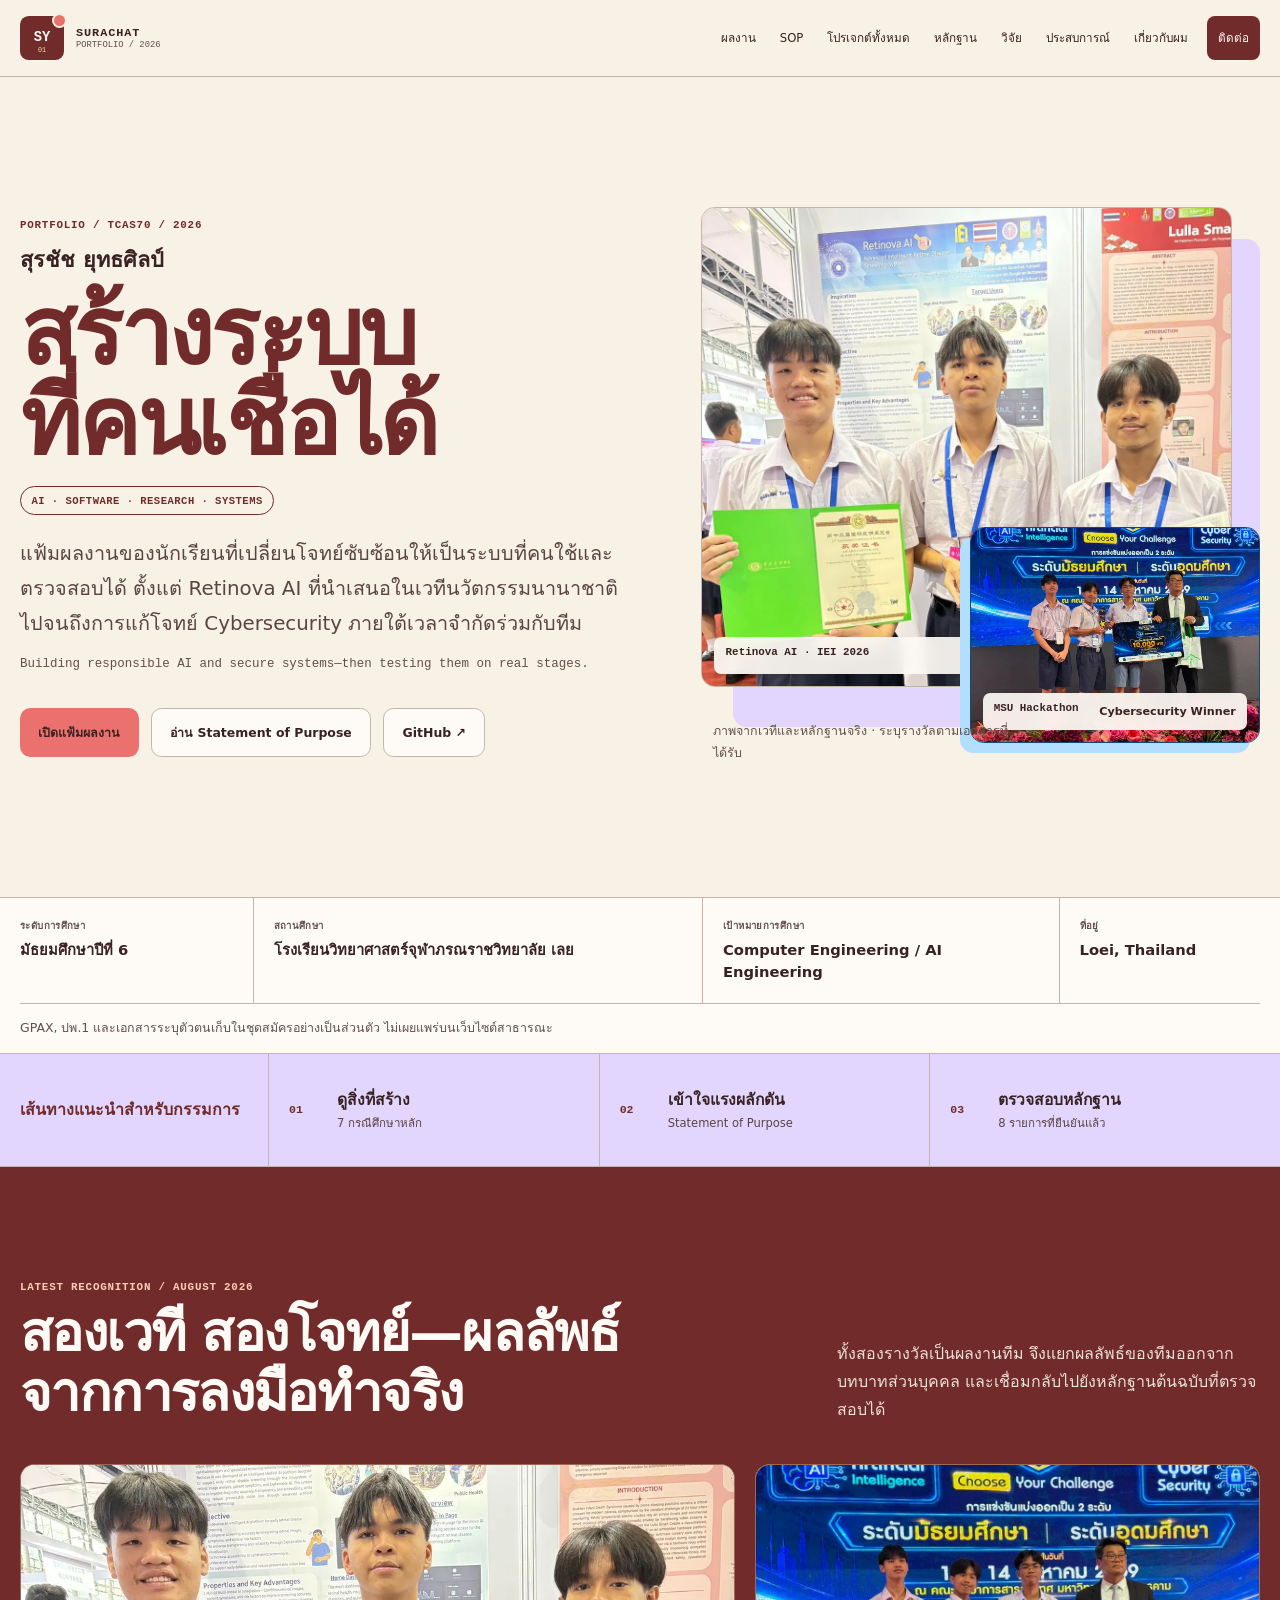
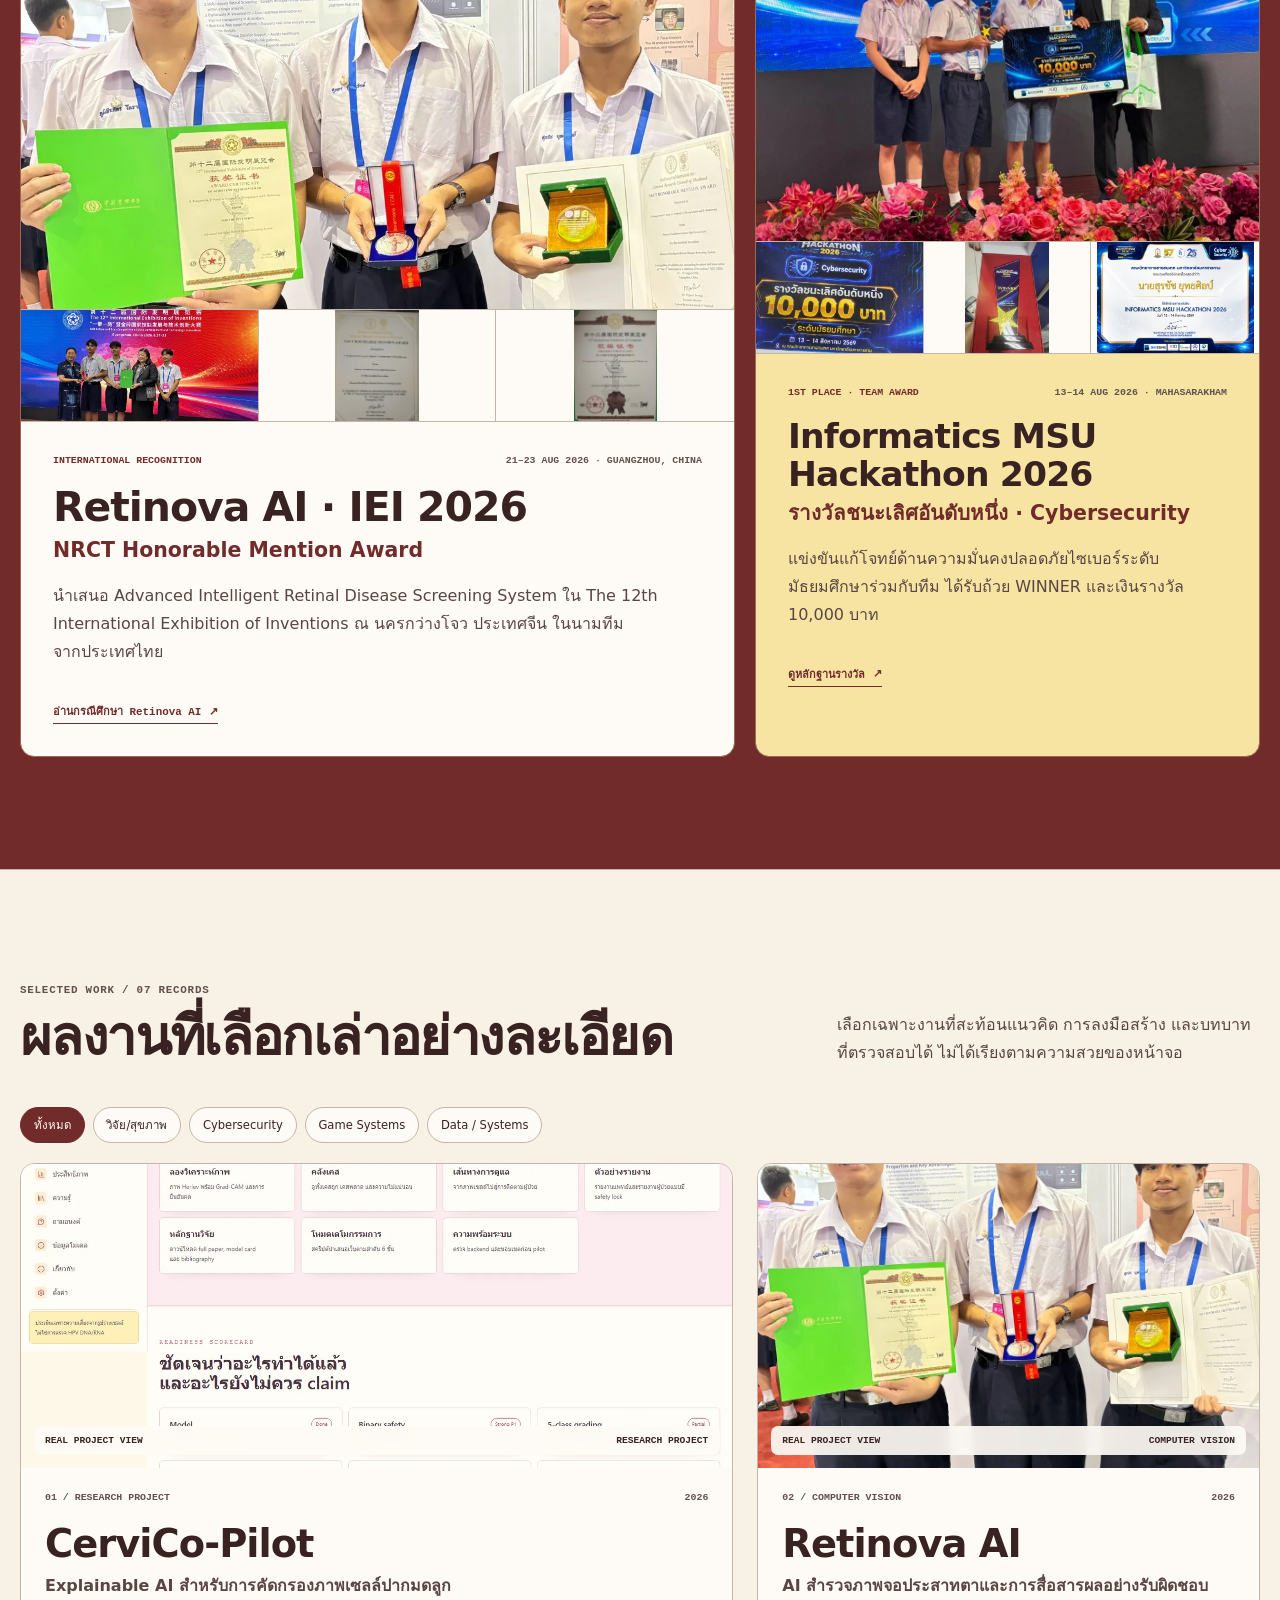
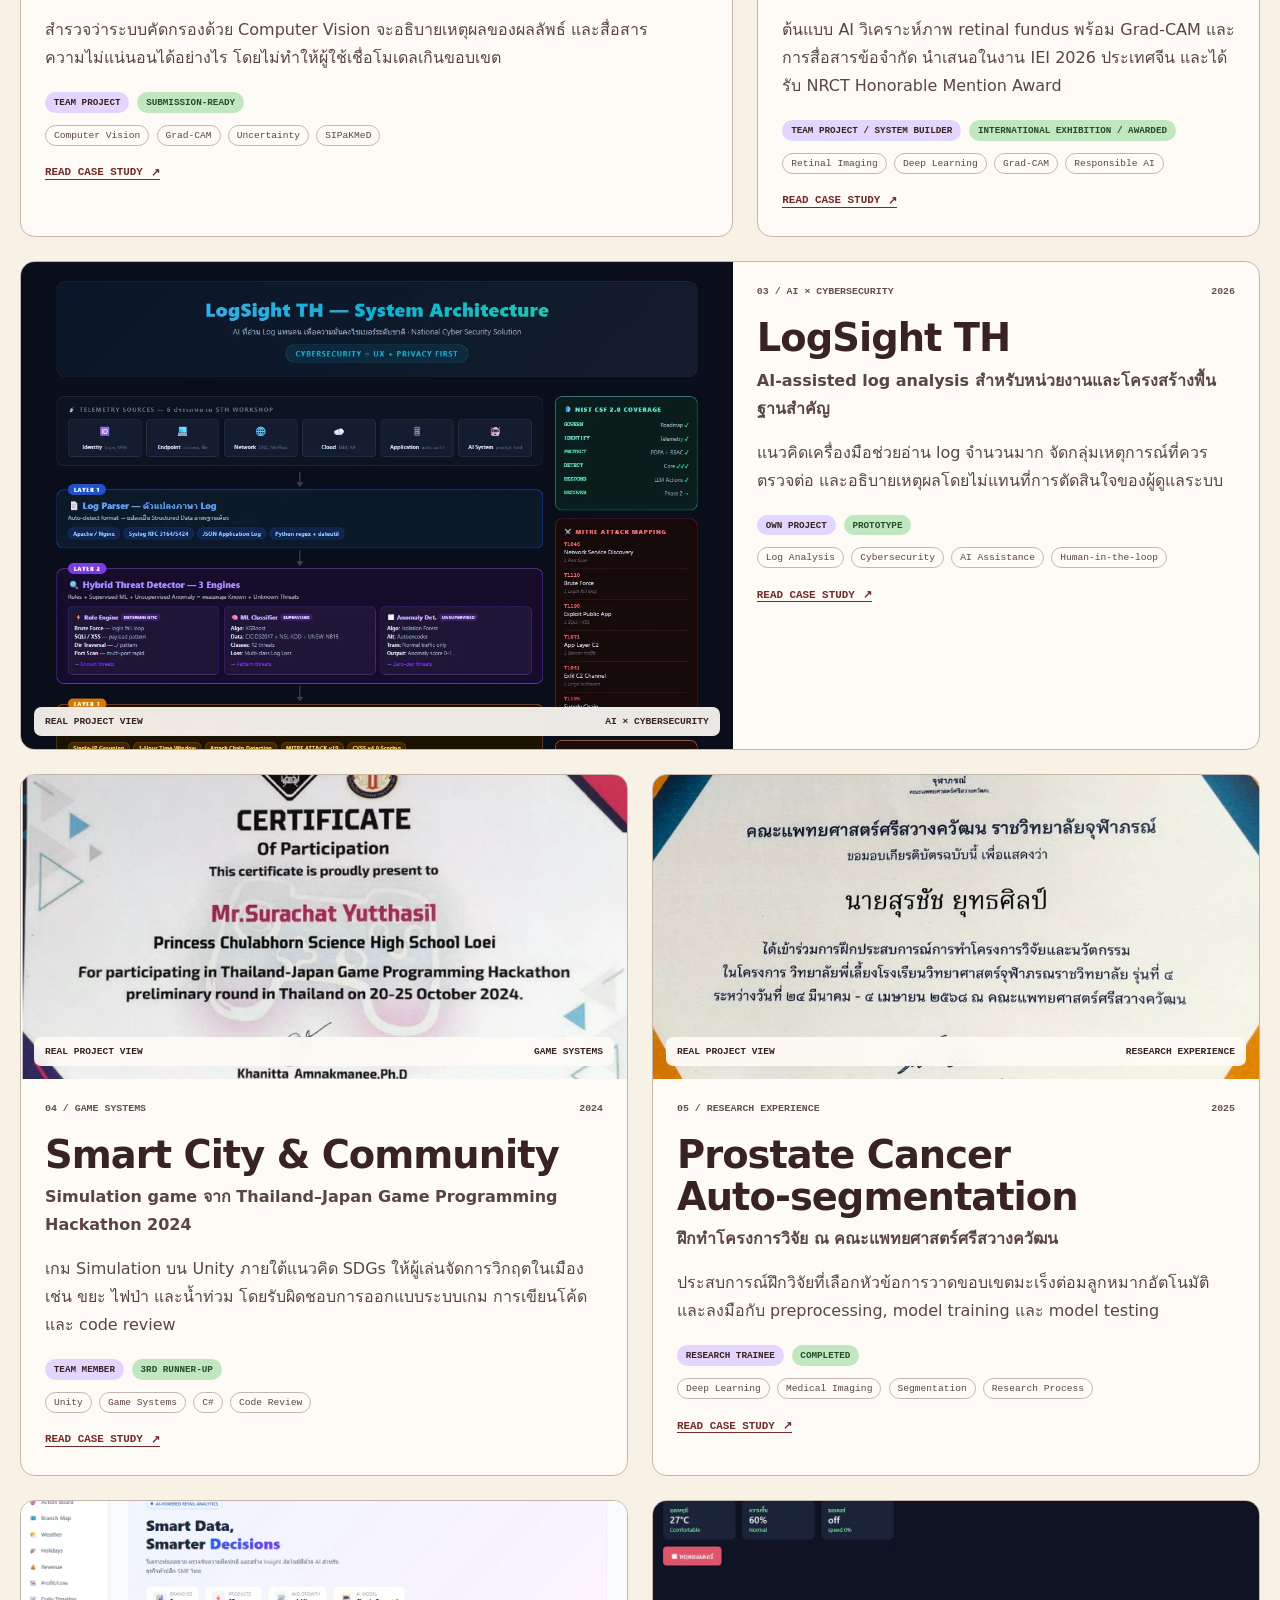
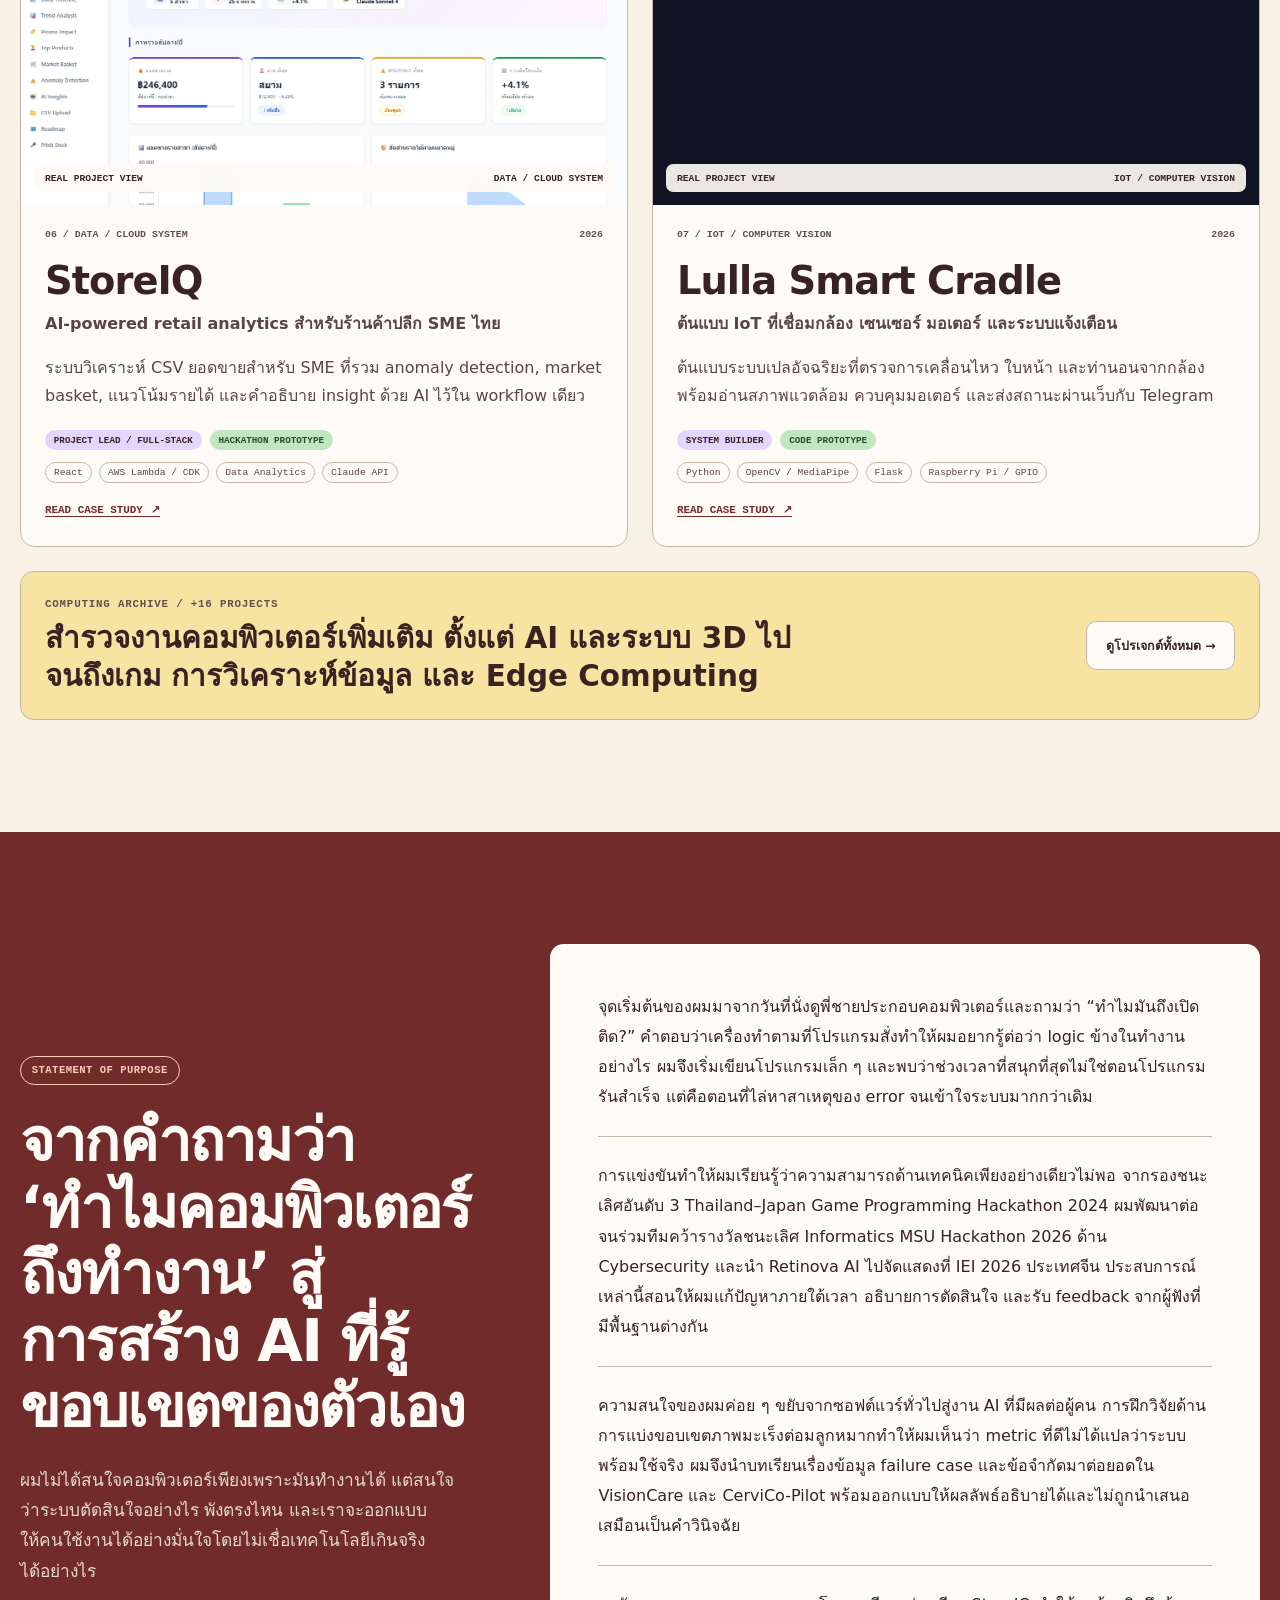
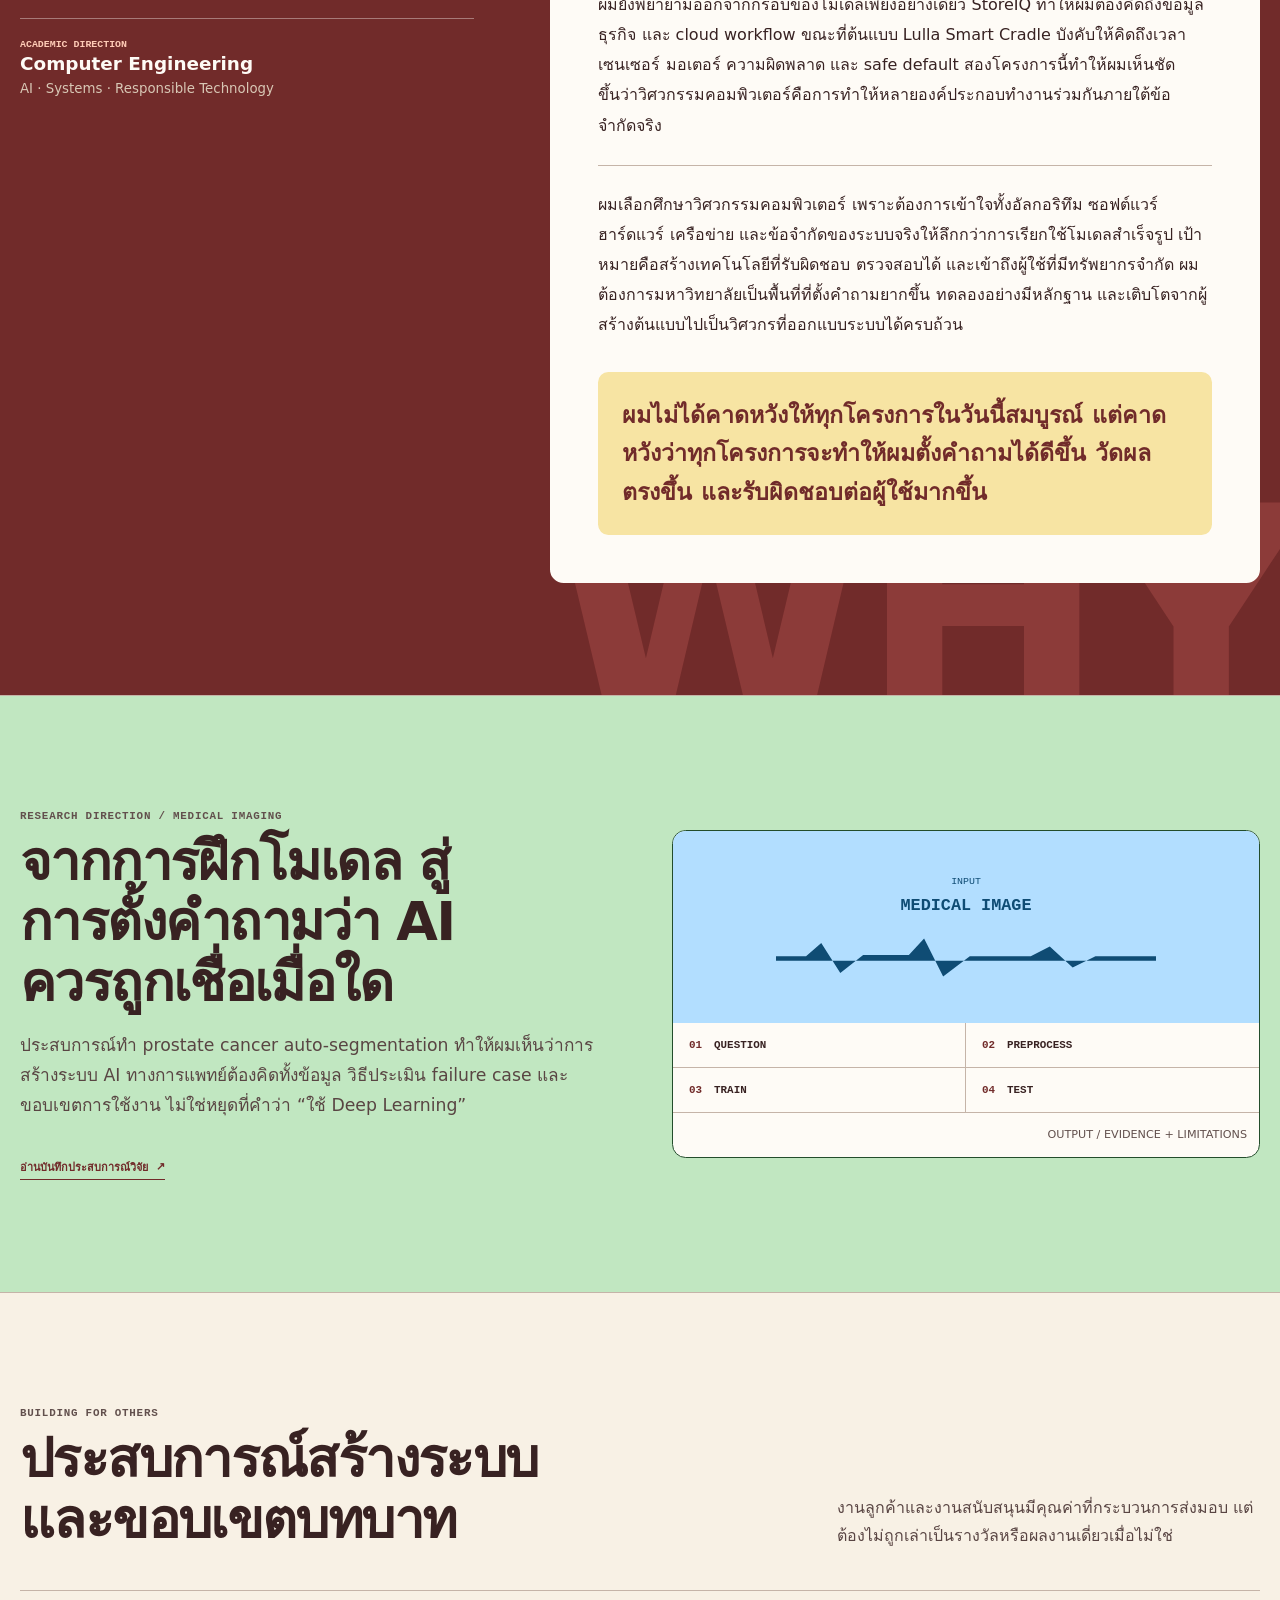
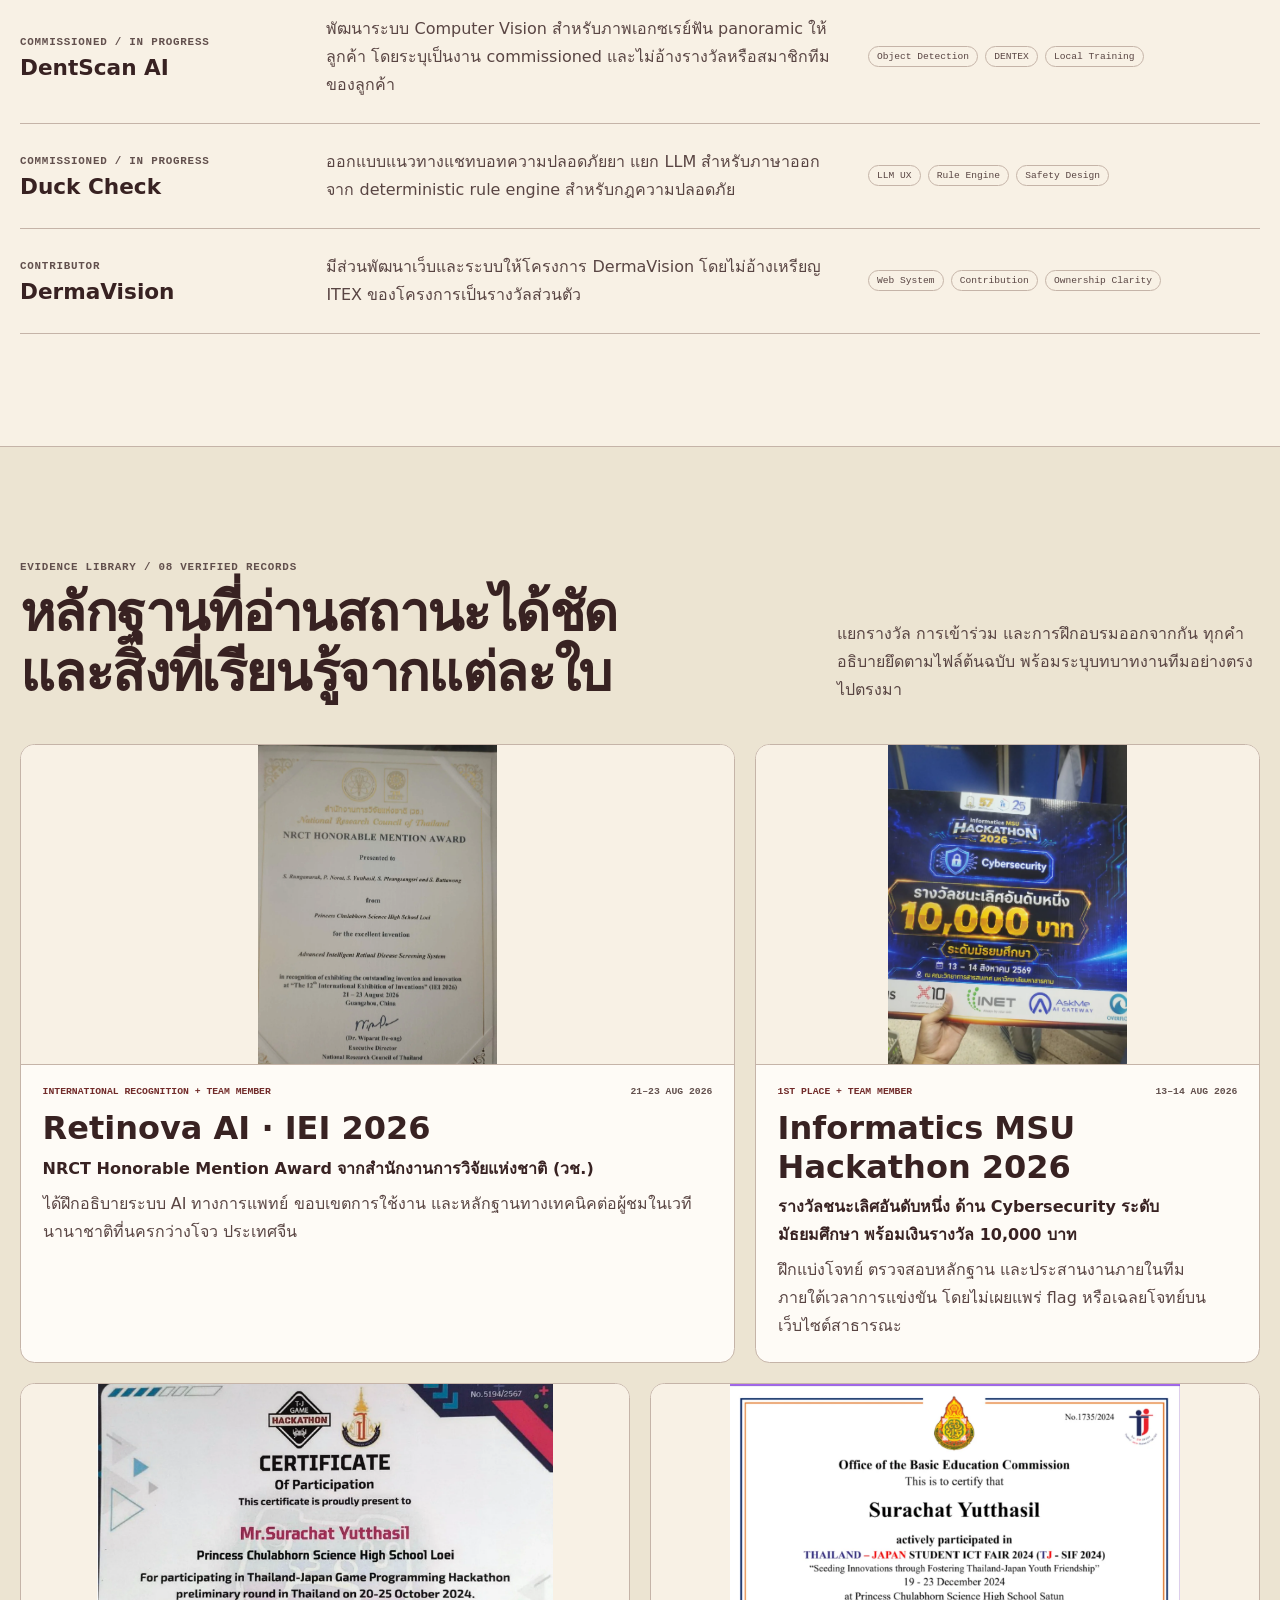
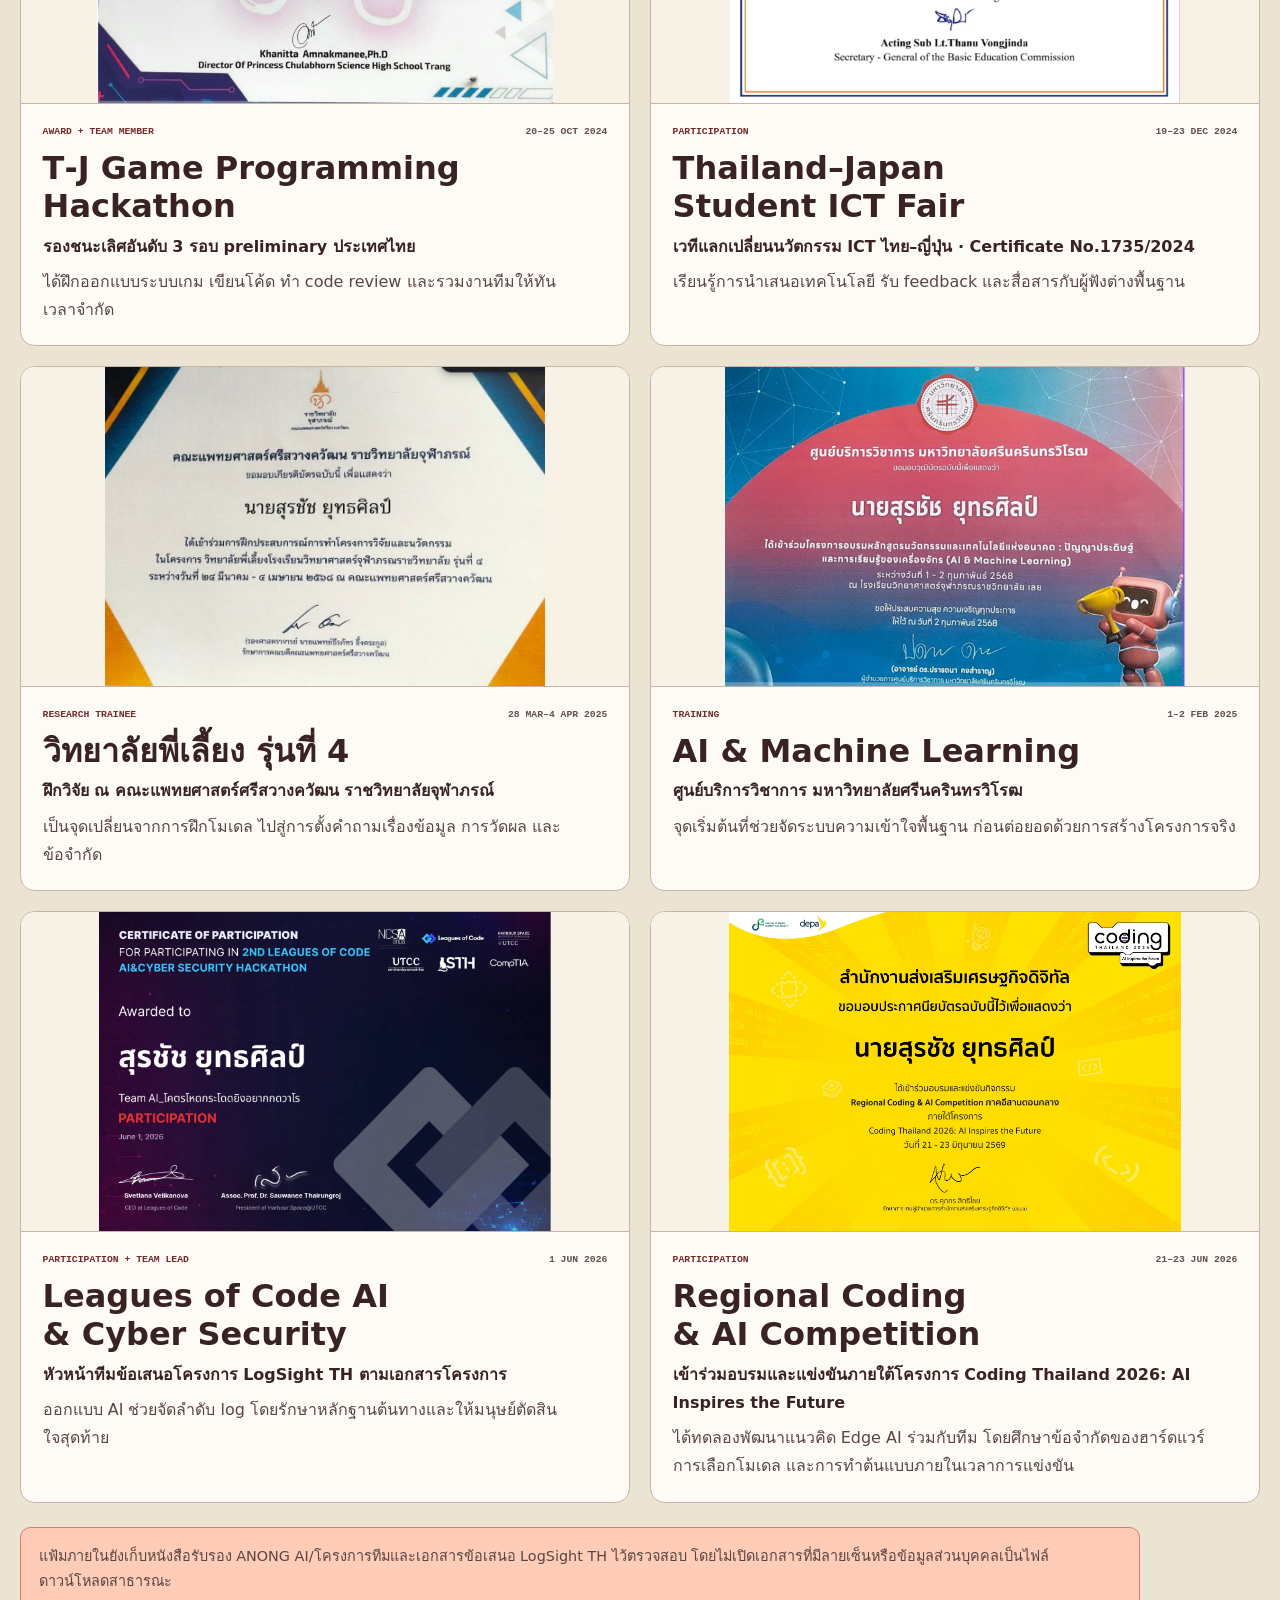
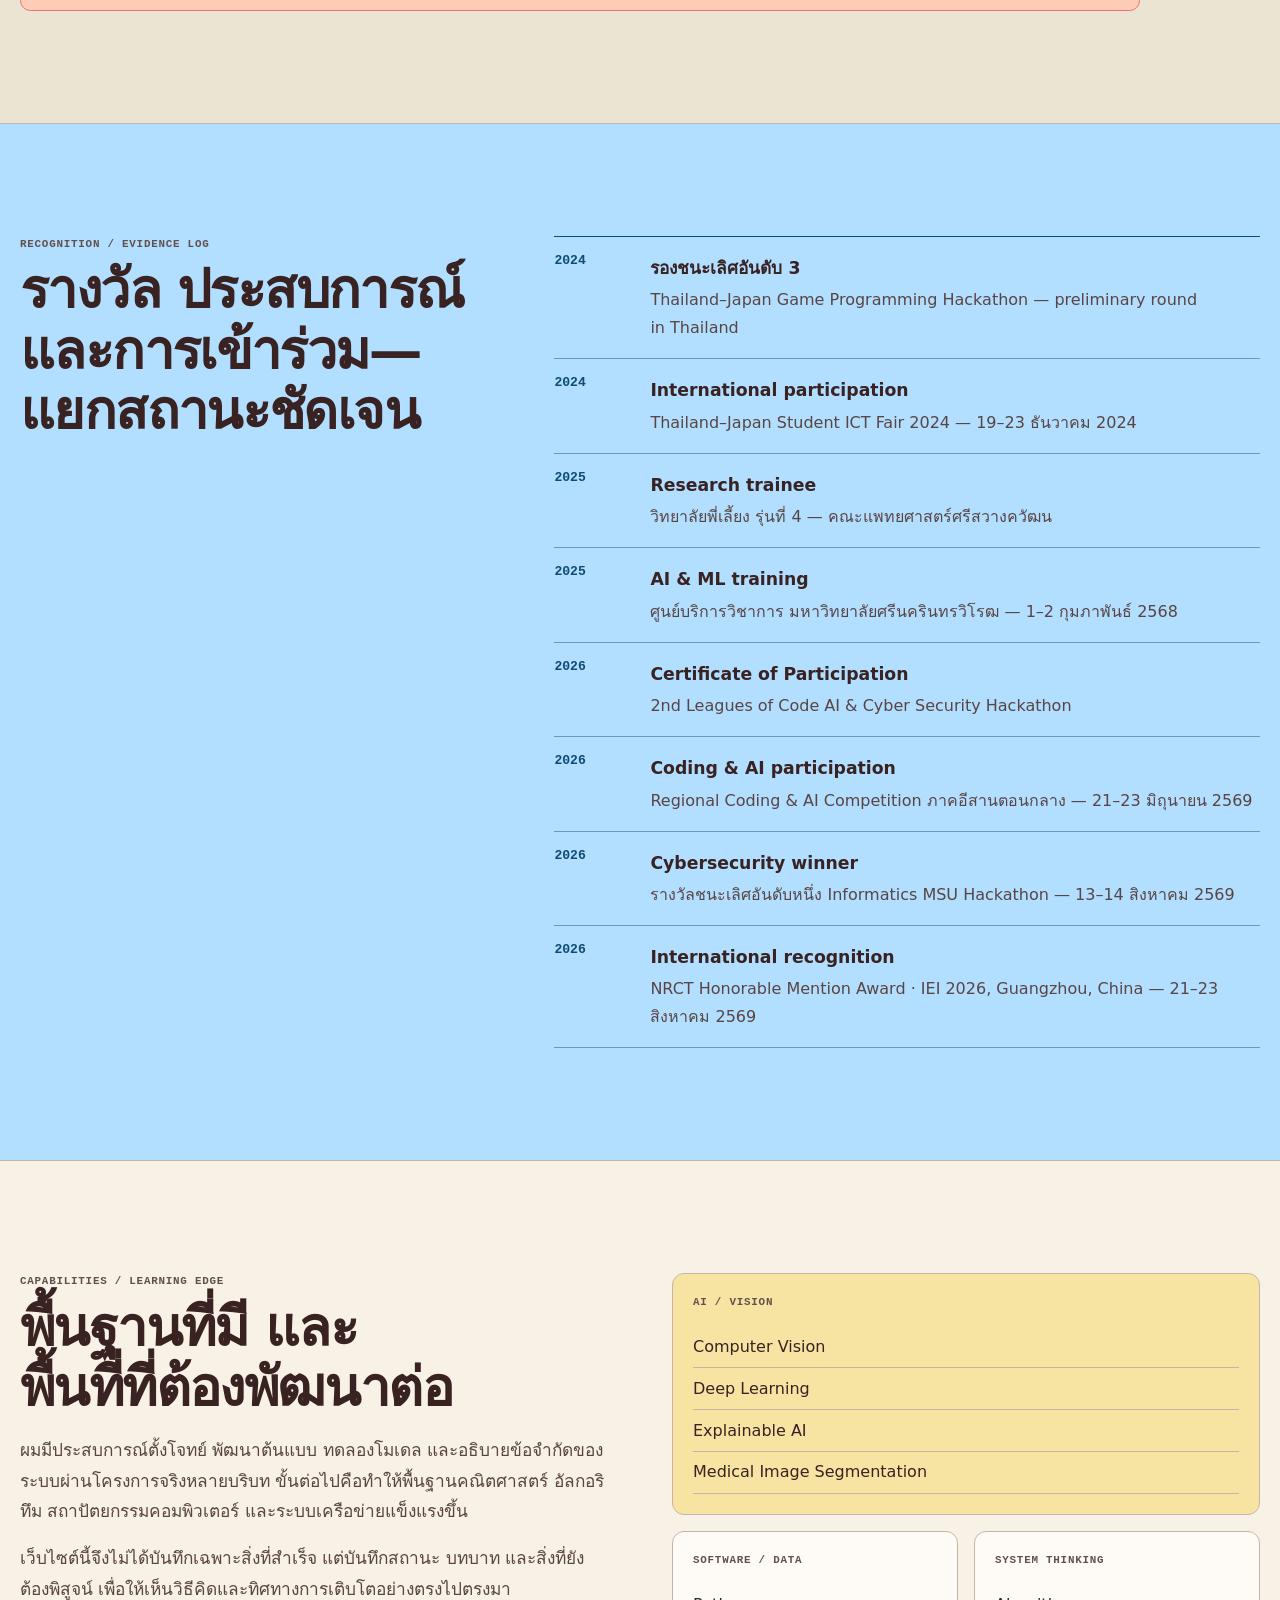
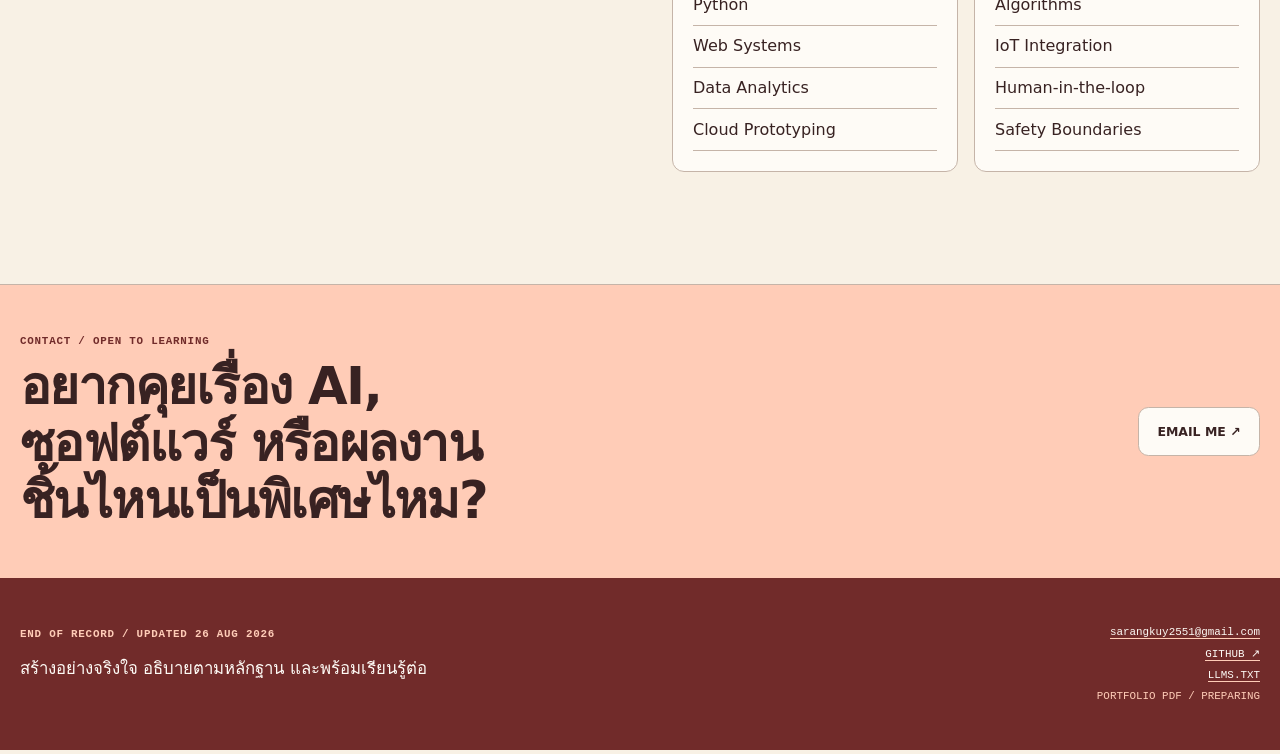
<file: index.html>
<!doctype html>
<html lang="th">
<head>
  <meta charset="utf-8">
  <meta name="viewport" content="width=device-width, initial-scale=1">
  <meta name="theme-color" content="#f6f0e3">
  <meta name="referrer" content="no-referrer">
  <meta name="description" content="แฟ้มผลงานของนักเรียนที่เปลี่ยนโจทย์ซับซ้อนให้เป็นระบบที่คนใช้และตรวจสอบได้ ตั้งแต่ Retinova AI ที่นำเสนอในเวทีนวัตกรรมนานาชาติ ไปจนถึงการแก้โจทย์ Cybersecurity ภายใต้เวลาจำกัดร่วมกับทีม">
  <meta property="og:title" content="สุรชัช ยุทธศิลป์ — Portfolio">
  <meta property="og:description" content="แฟ้มผลงานของนักเรียนที่เปลี่ยนโจทย์ซับซ้อนให้เป็นระบบที่คนใช้และตรวจสอบได้ ตั้งแต่ Retinova AI ที่นำเสนอในเวทีนวัตกรรมนานาชาติ ไปจนถึงการแก้โจทย์ Cybersecurity ภายใต้เวลาจำกัดร่วมกับทีม">
  <meta property="og:type" content="website">
  <meta name="twitter:card" content="summary">
  <title>สุรชัช ยุทธศิลป์ — Portfolio</title>
  <link rel="icon" href="favicon.ico" sizes="any">
  <link rel="stylesheet" href="assets/site.css">
  <script src="assets/site.js" defer></script>
</head>
<body>

<a class="skip-link" href="#main-content">ข้ามไปยังเนื้อหาหลัก</a>
<header class="site-header" data-header>
  <div class="shell header-inner">
    <a class="brand" href="index.html" aria-label="กลับหน้าแรก">
      <span class="brand-mark" aria-hidden="true"><b>SY</b><small>01</small></span>
      <span class="brand-copy"><b>SURACHAT</b><small>PORTFOLIO / 2026</small></span>
    </a>
    <button class="menu-toggle" type="button" aria-expanded="false" aria-controls="main-nav" data-menu-toggle>MENU</button>
    <nav class="main-nav" id="main-nav" aria-label="เมนูหลัก" data-menu>
      <a href="index.html#work">ผลงาน</a>
      <a href="index.html#sop">SOP</a>
      <a href="archive/">โปรเจกต์ทั้งหมด</a>
      <a href="index.html#evidence">หลักฐาน</a>
      <a href="index.html#research">วิจัย</a>
      <a href="index.html#experience">ประสบการณ์</a>
      <a href="index.html#about">เกี่ยวกับผม</a>
      <a class="nav-cta" href="mailto:sarangkuy2551@gmail.com">ติดต่อ</a>
    </nav>
  </div>
</header>
<main id="main-content">
  <section class="hero shell" aria-labelledby="hero-title">
    <div class="hero-copy reveal">
      <p class="micro signal">PORTFOLIO / TCAS70 / 2026</p>
      <h1 id="hero-title"><span>สุรชัช ยุทธศิลป์</span>สร้างระบบที่คนเชื่อได้</h1>
      <p class="hero-disciplines">AI · SOFTWARE · RESEARCH · SYSTEMS</p>
      <p class="hero-lead">แฟ้มผลงานของนักเรียนที่เปลี่ยนโจทย์ซับซ้อนให้เป็นระบบที่คนใช้และตรวจสอบได้ ตั้งแต่ Retinova AI ที่นำเสนอในเวทีนวัตกรรมนานาชาติ ไปจนถึงการแก้โจทย์ Cybersecurity ภายใต้เวลาจำกัดร่วมกับทีม</p>
      <p class="english-line">Building responsible AI and secure systems—then testing them on real stages.</p>
      <div class="hero-actions">
        <a class="button button-primary" href="#work">เปิดแฟ้มผลงาน</a>
        <a class="button button-quiet" href="#sop">อ่าน Statement of Purpose</a>
        <a class="button button-quiet" href="https://github.com/kla2009k" target="_blank" rel="noopener noreferrer">GitHub ↗</a>
      </div>
    </div>
    <aside class="hero-gallery reveal" aria-label="ตัวอย่างผลงานจริง">
      <figure class="hero-shot hero-shot-main">
        <img src="assets/media/iei-team-awards.webp" alt="ทีม Retinova AI พร้อมหลักฐานรางวัลจาก IEI 2026 ประเทศจีน" fetchpriority="high">
        <figcaption><span>Retinova AI · IEI 2026</span><b>International Recognition</b></figcaption>
      </figure>
      <figure class="hero-shot hero-shot-detail">
        <img src="assets/media/msu-cyber-winner-team.webp" alt="ทีมผู้ชนะ Informatics MSU Hackathon 2026 ด้าน Cybersecurity">
        <figcaption><span>MSU Hackathon</span><b>Cybersecurity Winner</b></figcaption>
      </figure>
      <p class="hero-gallery-note">ภาพจากเวทีและหลักฐานจริง · ระบุรางวัลตามเอกสารที่ได้รับ</p>
    </aside>
  </section>

  <section class="profile-strip" aria-label="ข้อมูลผู้สมัคร">
    <dl class="shell profile-facts">
      <div><dt>ระดับการศึกษา</dt><dd>มัธยมศึกษาปีที่ 6</dd></div>
      <div><dt>สถานศึกษา</dt><dd>โรงเรียนวิทยาศาสตร์จุฬาภรณราชวิทยาลัย เลย</dd></div>
      <div><dt>เป้าหมายการศึกษา</dt><dd>Computer Engineering / AI Engineering</dd></div>
      <div><dt>ที่อยู่</dt><dd>Loei, Thailand</dd></div>
    </dl>
    <p class="shell profile-privacy">GPAX, ปพ.1 และเอกสารระบุตัวตนเก็บในชุดสมัครอย่างเป็นส่วนตัว ไม่เผยแพร่บนเว็บไซต์สาธารณะ</p>
  </section>

  <section class="reader-path" aria-label="ลำดับการอ่านพอร์ต">
    <div class="shell reader-path-grid">
      <p>เส้นทางแนะนำสำหรับกรรมการ</p>
      <a href="#work"><span>01</span><b>ดูสิ่งที่สร้าง</b><small>7 กรณีศึกษาหลัก</small></a>
      <a href="#sop"><span>02</span><b>เข้าใจแรงผลักดัน</b><small>Statement of Purpose</small></a>
      <a href="#evidence"><span>03</span><b>ตรวจสอบหลักฐาน</b><small>8 รายการที่ยืนยันแล้ว</small></a>
    </div>
  </section>

  <section class="section latest-recognition" id="latest-recognition" aria-labelledby="latest-recognition-title">
    <div class="shell">
      <div class="section-heading recognition-heading reveal">
        <div><p class="micro">LATEST RECOGNITION / AUGUST 2026</p><h2 id="latest-recognition-title">สองเวที สองโจทย์—ผลลัพธ์จากการลงมือทำจริง</h2></div>
        <p>ทั้งสองรางวัลเป็นผลงานทีม จึงแยกผลลัพธ์ของทีมออกจากบทบาทส่วนบุคคล และเชื่อมกลับไปยังหลักฐานต้นฉบับที่ตรวจสอบได้</p>
      </div>
      <div class="recognition-feature-grid">
        <article class="recognition-feature recognition-feature--1 reveal">
          <figure>
            <img src="assets/media/iei-team-awards.webp" alt="ทีม Retinova AI ถือเหรียญและประกาศนียบัตรจาก IEI 2026 ประเทศจีน" loading="eager">
          </figure>
          <ul class="recognition-proof-strip" aria-label="หลักฐานภาพประกอบ Retinova AI · IEI 2026">
            <li><img src="assets/media/iei-award-ceremony.webp" alt="ภาพรับรางวัล Retinova AI บนเวที IEI 2026" loading="lazy"></li><li><img src="assets/media/iei-nrct-honorable-mention.webp" alt="ประกาศ NRCT Honorable Mention Award" loading="lazy"></li><li><img src="assets/media/iei-award-certificate.webp" alt="Award Certificate จาก The 12th International Exhibition of Inventions" loading="lazy"></li>
          </ul>
          <div class="recognition-feature-copy">
            <div class="recognition-feature-meta"><span>INTERNATIONAL RECOGNITION</span><time>21–23 AUG 2026 · GUANGZHOU, CHINA</time></div>
            <h3>Retinova AI · IEI 2026</h3>
            <p class="recognition-result">NRCT Honorable Mention Award</p>
            <p>นำเสนอ Advanced Intelligent Retinal Disease Screening System ใน The 12th International Exhibition of Inventions ณ นครกว่างโจว ประเทศจีน ในนามทีมจากประเทศไทย</p>
            <a class="text-link standalone" href="projects/visioncare/">อ่านกรณีศึกษา Retinova AI <b>↗</b></a>
          </div>
        </article>
        <article class="recognition-feature recognition-feature--2 reveal">
          <figure>
            <img src="assets/media/msu-cyber-winner-team.webp" alt="ทีมผู้ชนะ Informatics MSU Hackathon 2026 ด้าน Cybersecurity ถือป้ายเงินรางวัล 10,000 บาท" loading="lazy">
          </figure>
          <ul class="recognition-proof-strip" aria-label="หลักฐานภาพประกอบ Informatics MSU Hackathon 2026">
            <li><img src="assets/media/msu-cyber-winner-board.webp" alt="ป้ายรางวัลชนะเลิศอันดับหนึ่งและเงินรางวัล 10,000 บาท" loading="lazy"></li><li><img src="assets/media/msu-cyber-winner-trophy.webp" alt="ถ้วย WINNER ระดับ Secondary School" loading="lazy"></li><li><img src="assets/media/msu-cyber-certificate.webp" alt="เกียรติบัตรเข้าร่วม Informatics MSU Hackathon 2026 ของสุรชัช ยุทธศิลป์" loading="lazy"></li>
          </ul>
          <div class="recognition-feature-copy">
            <div class="recognition-feature-meta"><span>1ST PLACE · TEAM AWARD</span><time>13–14 AUG 2026 · MAHASARAKHAM</time></div>
            <h3>Informatics MSU Hackathon 2026</h3>
            <p class="recognition-result">รางวัลชนะเลิศอันดับหนึ่ง · Cybersecurity</p>
            <p>แข่งขันแก้โจทย์ด้านความมั่นคงปลอดภัยไซเบอร์ระดับมัธยมศึกษาร่วมกับทีม ได้รับถ้วย WINNER และเงินรางวัล 10,000 บาท</p>
            <a class="text-link standalone" href="#evidence">ดูหลักฐานรางวัล <b>↗</b></a>
          </div>
        </article></div>
    </div>
  </section>

  <section class="section shell" id="work" aria-labelledby="work-title">
    <div class="section-heading reveal">
      <div><p class="micro">SELECTED WORK / 07 RECORDS</p><h2 id="work-title">ผลงานที่เลือกเล่าอย่างละเอียด</h2></div>
      <p>เลือกเฉพาะงานที่สะท้อนแนวคิด การลงมือสร้าง และบทบาทที่ตรวจสอบได้ ไม่ได้เรียงตามความสวยของหน้าจอ</p>
    </div>
    <div class="filter-row" role="group" aria-label="กรองประเภทผลงาน">
      <button class="filter-button is-active" type="button" data-filter="ALL">ทั้งหมด</button>
      <button class="filter-button" type="button" data-filter="RESEARCH">วิจัย/สุขภาพ</button>
      <button class="filter-button" type="button" data-filter="CYBERSECURITY">Cybersecurity</button>
      <button class="filter-button" type="button" data-filter="GAME">Game Systems</button>
      <button class="filter-button" type="button" data-filter="SYSTEM">Data / Systems</button>
    </div>
    <div class="project-grid">
<article class="project-card reveal" data-project-card data-kind="RESEARCH PROJECT">
  <a class="card-link" href="projects/cervico-pilot/" aria-label="อ่านกรณีศึกษา CerviCo-Pilot"></a>

<figure class="project-cover cover-orange">
  <img src="assets/media/cervico-overview.webp" alt="" loading="lazy">
  <figcaption><span>REAL PROJECT VIEW</span><b>RESEARCH PROJECT</b></figcaption>
</figure>
  <div class="project-card-body">
    <div class="card-topline">
      <span>01 / RESEARCH PROJECT</span>
      <span>2026</span>
    </div>
    <h3>CerviCo-Pilot</h3>
    <p class="project-subtitle">Explainable AI สำหรับการคัดกรองภาพเซลล์ปากมดลูก</p>
    <p>สำรวจว่าระบบคัดกรองด้วย Computer Vision จะอธิบายเหตุผลของผลลัพธ์ และสื่อสารความไม่แน่นอนได้อย่างไร โดยไม่ทำให้ผู้ใช้เชื่อโมเดลเกินขอบเขต</p>
    <div class="truth-row">
      <span class="truth-label">TEAM PROJECT</span>
      <span class="status-label">SUBMISSION-READY</span>
    </div>
    <div class="tag-row"><span class="tag">Computer Vision</span><span class="tag">Grad-CAM</span><span class="tag">Uncertainty</span><span class="tag">SIPaKMeD</span></div>
    <span class="text-link" aria-hidden="true">READ CASE STUDY <b>↗</b></span>
  </div>
</article>
<article class="project-card reveal" data-project-card data-kind="COMPUTER VISION">
  <a class="card-link" href="projects/visioncare/" aria-label="อ่านกรณีศึกษา Retinova AI"></a>

<figure class="project-cover cover-green">
  <img src="assets/media/iei-team-awards.webp" alt="" loading="lazy">
  <figcaption><span>REAL PROJECT VIEW</span><b>COMPUTER VISION</b></figcaption>
</figure>
  <div class="project-card-body">
    <div class="card-topline">
      <span>02 / COMPUTER VISION</span>
      <span>2026</span>
    </div>
    <h3>Retinova AI</h3>
    <p class="project-subtitle">AI สำรวจภาพจอประสาทตาและการสื่อสารผลอย่างรับผิดชอบ</p>
    <p>ต้นแบบ AI วิเคราะห์ภาพ retinal fundus พร้อม Grad-CAM และการสื่อสารข้อจำกัด นำเสนอในงาน IEI 2026 ประเทศจีน และได้รับ NRCT Honorable Mention Award</p>
    <div class="truth-row">
      <span class="truth-label">TEAM PROJECT / SYSTEM BUILDER</span>
      <span class="status-label">INTERNATIONAL EXHIBITION / AWARDED</span>
    </div>
    <div class="tag-row"><span class="tag">Retinal Imaging</span><span class="tag">Deep Learning</span><span class="tag">Grad-CAM</span><span class="tag">Responsible AI</span></div>
    <span class="text-link" aria-hidden="true">READ CASE STUDY <b>↗</b></span>
  </div>
</article>
<article class="project-card reveal" data-project-card data-kind="AI × CYBERSECURITY">
  <a class="card-link" href="projects/logsight-th/" aria-label="อ่านกรณีศึกษา LogSight TH"></a>

<figure class="project-cover cover-blue">
  <img src="assets/media/logsight-architecture.webp" alt="" loading="lazy">
  <figcaption><span>REAL PROJECT VIEW</span><b>AI × CYBERSECURITY</b></figcaption>
</figure>
  <div class="project-card-body">
    <div class="card-topline">
      <span>03 / AI × CYBERSECURITY</span>
      <span>2026</span>
    </div>
    <h3>LogSight TH</h3>
    <p class="project-subtitle">AI-assisted log analysis สำหรับหน่วยงานและโครงสร้างพื้นฐานสำคัญ</p>
    <p>แนวคิดเครื่องมือช่วยอ่าน log จำนวนมาก จัดกลุ่มเหตุการณ์ที่ควรตรวจต่อ และอธิบายเหตุผลโดยไม่แทนที่การตัดสินใจของผู้ดูแลระบบ</p>
    <div class="truth-row">
      <span class="truth-label">OWN PROJECT</span>
      <span class="status-label">PROTOTYPE</span>
    </div>
    <div class="tag-row"><span class="tag">Log Analysis</span><span class="tag">Cybersecurity</span><span class="tag">AI Assistance</span><span class="tag">Human-in-the-loop</span></div>
    <span class="text-link" aria-hidden="true">READ CASE STUDY <b>↗</b></span>
  </div>
</article>
<article class="project-card reveal" data-project-card data-kind="GAME SYSTEMS">
  <a class="card-link" href="projects/tj-game-hackathon/" aria-label="อ่านกรณีศึกษา Smart City &amp; Community"></a>

<figure class="project-cover cover-orange">
  <img src="assets/media/tj-game-certificate.webp" alt="" loading="lazy">
  <figcaption><span>REAL PROJECT VIEW</span><b>GAME SYSTEMS</b></figcaption>
</figure>
  <div class="project-card-body">
    <div class="card-topline">
      <span>04 / GAME SYSTEMS</span>
      <span>2024</span>
    </div>
    <h3>Smart City &amp; Community</h3>
    <p class="project-subtitle">Simulation game จาก Thailand–Japan Game Programming Hackathon 2024</p>
    <p>เกม Simulation บน Unity ภายใต้แนวคิด SDGs ให้ผู้เล่นจัดการวิกฤตในเมือง เช่น ขยะ ไฟป่า และน้ำท่วม โดยรับผิดชอบการออกแบบระบบเกม การเขียนโค้ด และ code review</p>
    <div class="truth-row">
      <span class="truth-label">TEAM MEMBER</span>
      <span class="status-label">3RD RUNNER-UP</span>
    </div>
    <div class="tag-row"><span class="tag">Unity</span><span class="tag">Game Systems</span><span class="tag">C#</span><span class="tag">Code Review</span></div>
    <span class="text-link" aria-hidden="true">READ CASE STUDY <b>↗</b></span>
  </div>
</article>
<article class="project-card reveal" data-project-card data-kind="RESEARCH EXPERIENCE">
  <a class="card-link" href="projects/research-mentorship/" aria-label="อ่านกรณีศึกษา Prostate Cancer Auto-segmentation"></a>

<figure class="project-cover cover-green">
  <img src="assets/media/research-certificate.webp" alt="" loading="lazy">
  <figcaption><span>REAL PROJECT VIEW</span><b>RESEARCH EXPERIENCE</b></figcaption>
</figure>
  <div class="project-card-body">
    <div class="card-topline">
      <span>05 / RESEARCH EXPERIENCE</span>
      <span>2025</span>
    </div>
    <h3>Prostate Cancer Auto-segmentation</h3>
    <p class="project-subtitle">ฝึกทำโครงการวิจัย ณ คณะแพทยศาสตร์ศรีสวางควัฒน</p>
    <p>ประสบการณ์ฝึกวิจัยที่เลือกหัวข้อการวาดขอบเขตมะเร็งต่อมลูกหมากอัตโนมัติ และลงมือกับ preprocessing, model training และ model testing</p>
    <div class="truth-row">
      <span class="truth-label">RESEARCH TRAINEE</span>
      <span class="status-label">COMPLETED</span>
    </div>
    <div class="tag-row"><span class="tag">Deep Learning</span><span class="tag">Medical Imaging</span><span class="tag">Segmentation</span><span class="tag">Research Process</span></div>
    <span class="text-link" aria-hidden="true">READ CASE STUDY <b>↗</b></span>
  </div>
</article>
<article class="project-card reveal" data-project-card data-kind="DATA / CLOUD SYSTEM">
  <a class="card-link" href="projects/storeiq/" aria-label="อ่านกรณีศึกษา StoreIQ"></a>

<figure class="project-cover cover-blue">
  <img src="assets/media/storeiq-dashboard.webp" alt="" loading="lazy">
  <figcaption><span>REAL PROJECT VIEW</span><b>DATA / CLOUD SYSTEM</b></figcaption>
</figure>
  <div class="project-card-body">
    <div class="card-topline">
      <span>06 / DATA / CLOUD SYSTEM</span>
      <span>2026</span>
    </div>
    <h3>StoreIQ</h3>
    <p class="project-subtitle">AI-powered retail analytics สำหรับร้านค้าปลีก SME ไทย</p>
    <p>ระบบวิเคราะห์ CSV ยอดขายสำหรับ SME ที่รวม anomaly detection, market basket, แนวโน้มรายได้ และคำอธิบาย insight ด้วย AI ไว้ใน workflow เดียว</p>
    <div class="truth-row">
      <span class="truth-label">PROJECT LEAD / FULL-STACK</span>
      <span class="status-label">HACKATHON PROTOTYPE</span>
    </div>
    <div class="tag-row"><span class="tag">React</span><span class="tag">AWS Lambda / CDK</span><span class="tag">Data Analytics</span><span class="tag">Claude API</span></div>
    <span class="text-link" aria-hidden="true">READ CASE STUDY <b>↗</b></span>
  </div>
</article>
<article class="project-card reveal" data-project-card data-kind="IOT / COMPUTER VISION">
  <a class="card-link" href="projects/lulla-smart-cradle/" aria-label="อ่านกรณีศึกษา Lulla Smart Cradle"></a>

<figure class="project-cover cover-green">
  <img src="assets/media/lulla-dashboard.webp" alt="" loading="lazy">
  <figcaption><span>REAL PROJECT VIEW</span><b>IOT / COMPUTER VISION</b></figcaption>
</figure>
  <div class="project-card-body">
    <div class="card-topline">
      <span>07 / IOT / COMPUTER VISION</span>
      <span>2026</span>
    </div>
    <h3>Lulla Smart Cradle</h3>
    <p class="project-subtitle">ต้นแบบ IoT ที่เชื่อมกล้อง เซนเซอร์ มอเตอร์ และระบบแจ้งเตือน</p>
    <p>ต้นแบบระบบเปลอัจฉริยะที่ตรวจการเคลื่อนไหว ใบหน้า และท่านอนจากกล้อง พร้อมอ่านสภาพแวดล้อม ควบคุมมอเตอร์ และส่งสถานะผ่านเว็บกับ Telegram</p>
    <div class="truth-row">
      <span class="truth-label">SYSTEM BUILDER</span>
      <span class="status-label">CODE PROTOTYPE</span>
    </div>
    <div class="tag-row"><span class="tag">Python</span><span class="tag">OpenCV / MediaPipe</span><span class="tag">Flask</span><span class="tag">Raspberry Pi / GPIO</span></div>
    <span class="text-link" aria-hidden="true">READ CASE STUDY <b>↗</b></span>
  </div>
</article></div>
    <aside class="archive-invite reveal" aria-label="ไปยังคลังโปรเจกต์ทั้งหมด">
      <div><p class="micro">COMPUTING ARCHIVE / +16 PROJECTS</p><h3>สำรวจงานคอมพิวเตอร์เพิ่มเติม ตั้งแต่ AI และระบบ 3D ไปจนถึงเกม การวิเคราะห์ข้อมูล และ Edge Computing</h3></div>
      <a class="button button-quiet" href="archive/">ดูโปรเจกต์ทั้งหมด →</a>
    </aside>
  </section>

  <section class="section sop-section" id="sop" aria-labelledby="sop-title">
    <div class="shell sop-layout">
      <header class="sop-heading reveal">
        <p class="sop-label">STATEMENT OF PURPOSE</p>
        <h2 id="sop-title">จากคำถามว่า ‘ทำไมคอมพิวเตอร์ถึงทำงาน’ สู่การสร้าง AI ที่รู้ขอบเขตของตัวเอง</h2>
        <p class="sop-lead">ผมไม่ได้สนใจคอมพิวเตอร์เพียงเพราะมันทำงานได้ แต่สนใจว่าระบบตัดสินใจอย่างไร พังตรงไหน และเราจะออกแบบให้คนใช้งานได้อย่างมั่นใจโดยไม่เชื่อเทคโนโลยีเกินจริงได้อย่างไร</p>
        <div class="sop-direction" aria-label="ทิศทางการศึกษา">
          <span>ACADEMIC DIRECTION</span>
          <b>Computer Engineering</b>
          <small>AI · Systems · Responsible Technology</small>
        </div>
      </header>
      <article class="sop-copy reveal" aria-label="เนื้อหา Statement of Purpose">
        <p>จุดเริ่มต้นของผมมาจากวันที่นั่งดูพี่ชายประกอบคอมพิวเตอร์และถามว่า “ทำไมมันถึงเปิดติด?” คำตอบว่าเครื่องทำตามที่โปรแกรมสั่งทำให้ผมอยากรู้ต่อว่า logic ข้างในทำงานอย่างไร ผมจึงเริ่มเขียนโปรแกรมเล็ก ๆ และพบว่าช่วงเวลาที่สนุกที่สุดไม่ใช่ตอนโปรแกรมรันสำเร็จ แต่คือตอนที่ไล่หาสาเหตุของ error จนเข้าใจระบบมากกว่าเดิม</p><p>การแข่งขันทำให้ผมเรียนรู้ว่าความสามารถด้านเทคนิคเพียงอย่างเดียวไม่พอ จากรองชนะเลิศอันดับ 3 Thailand–Japan Game Programming Hackathon 2024 ผมพัฒนาต่อจนร่วมทีมคว้ารางวัลชนะเลิศ Informatics MSU Hackathon 2026 ด้าน Cybersecurity และนำ Retinova AI ไปจัดแสดงที่ IEI 2026 ประเทศจีน ประสบการณ์เหล่านี้สอนให้ผมแก้ปัญหาภายใต้เวลา อธิบายการตัดสินใจ และรับ feedback จากผู้ฟังที่มีพื้นฐานต่างกัน</p><p>ความสนใจของผมค่อย ๆ ขยับจากซอฟต์แวร์ทั่วไปสู่งาน AI ที่มีผลต่อผู้คน การฝึกวิจัยด้านการแบ่งขอบเขตภาพมะเร็งต่อมลูกหมากทำให้ผมเห็นว่า metric ที่ดีไม่ได้แปลว่าระบบพร้อมใช้จริง ผมจึงนำบทเรียนเรื่องข้อมูล failure case และข้อจำกัดมาต่อยอดใน VisionCare และ CerviCo-Pilot พร้อมออกแบบให้ผลลัพธ์อธิบายได้และไม่ถูกนำเสนอเสมือนเป็นคำวินิจฉัย</p><p>ผมยังพยายามออกจากกรอบของโมเดลเพียงอย่างเดียว StoreIQ ทำให้ผมต้องคิดถึงข้อมูล ธุรกิจ และ cloud workflow ขณะที่ต้นแบบ Lulla Smart Cradle บังคับให้คิดถึงเวลา เซนเซอร์ มอเตอร์ ความผิดพลาด และ safe default สองโครงการนี้ทำให้ผมเห็นชัดขึ้นว่าวิศวกรรมคอมพิวเตอร์คือการทำให้หลายองค์ประกอบทำงานร่วมกันภายใต้ข้อจำกัดจริง</p><p>ผมเลือกศึกษาวิศวกรรมคอมพิวเตอร์ เพราะต้องการเข้าใจทั้งอัลกอริทึม ซอฟต์แวร์ ฮาร์ดแวร์ เครือข่าย และข้อจำกัดของระบบจริงให้ลึกกว่าการเรียกใช้โมเดลสำเร็จรูป เป้าหมายคือสร้างเทคโนโลยีที่รับผิดชอบ ตรวจสอบได้ และเข้าถึงผู้ใช้ที่มีทรัพยากรจำกัด ผมต้องการมหาวิทยาลัยเป็นพื้นที่ที่ตั้งคำถามยากขึ้น ทดลองอย่างมีหลักฐาน และเติบโตจากผู้สร้างต้นแบบไปเป็นวิศวกรที่ออกแบบระบบได้ครบถ้วน</p>
        <blockquote>ผมไม่ได้คาดหวังให้ทุกโครงการในวันนี้สมบูรณ์ แต่คาดหวังว่าทุกโครงการจะทำให้ผมตั้งคำถามได้ดีขึ้น วัดผลตรงขึ้น และรับผิดชอบต่อผู้ใช้มากขึ้น</blockquote>
      </article>
    </div>
  </section>

  <section class="section research-section" id="research" aria-labelledby="research-title">
    <div class="shell research-grid">
      <div class="research-copy reveal">
        <p class="micro">RESEARCH DIRECTION / MEDICAL IMAGING</p>
        <h2 id="research-title">จากการฝึกโมเดล สู่การตั้งคำถามว่า AI ควรถูกเชื่อเมื่อใด</h2>
        <p>ประสบการณ์ทำ prostate cancer auto-segmentation ทำให้ผมเห็นว่าการสร้างระบบ AI ทางการแพทย์ต้องคิดทั้งข้อมูล วิธีประเมิน failure case และขอบเขตการใช้งาน ไม่ใช่หยุดที่คำว่า “ใช้ Deep Learning”</p>
        <a class="text-link standalone" href="projects/research-mentorship/">อ่านบันทึกประสบการณ์วิจัย <b>↗</b></a>
      </div>
      <div class="research-instrument reveal" aria-label="กระบวนการวิจัย">
        <div class="instrument-screen"><span>INPUT</span><b>MEDICAL IMAGE</b><i></i></div>
        <ol>
          <li><span>01</span>QUESTION</li><li><span>02</span>PREPROCESS</li>
          <li><span>03</span>TRAIN</li><li><span>04</span>TEST</li>
        </ol>
        <p>OUTPUT / EVIDENCE + LIMITATIONS</p>
      </div>
    </div>
  </section>

  <section class="section shell" id="experience" aria-labelledby="experience-title">
    <div class="section-heading reveal">
      <div><p class="micro">BUILDING FOR OTHERS</p><h2 id="experience-title">ประสบการณ์สร้างระบบและขอบเขตบทบาท</h2></div>
      <p>งานลูกค้าและงานสนับสนุนมีคุณค่าที่กระบวนการส่งมอบ แต่ต้องไม่ถูกเล่าเป็นรางวัลหรือผลงานเดี่ยวเมื่อไม่ใช่</p>
    </div>
    <div class="experience-list">
        <article class="experience-row reveal">
          <div><p class="micro">COMMISSIONED / IN PROGRESS</p><h3>DentScan AI</h3></div>
          <p>พัฒนาระบบ Computer Vision สำหรับภาพเอกซเรย์ฟัน panoramic ให้ลูกค้า โดยระบุเป็นงาน commissioned และไม่อ้างรางวัลหรือสมาชิกทีมของลูกค้า</p>
          <div class="tag-row"><span class="tag">Object Detection</span><span class="tag">DENTEX</span><span class="tag">Local Training</span></div>
        </article>
        <article class="experience-row reveal">
          <div><p class="micro">COMMISSIONED / IN PROGRESS</p><h3>Duck Check</h3></div>
          <p>ออกแบบแนวทางแชทบอทความปลอดภัยยา แยก LLM สำหรับภาษาออกจาก deterministic rule engine สำหรับกฎความปลอดภัย</p>
          <div class="tag-row"><span class="tag">LLM UX</span><span class="tag">Rule Engine</span><span class="tag">Safety Design</span></div>
        </article>
        <article class="experience-row reveal">
          <div><p class="micro">CONTRIBUTOR</p><h3>DermaVision</h3></div>
          <p>มีส่วนพัฒนาเว็บและระบบให้โครงการ DermaVision โดยไม่อ้างเหรียญ ITEX ของโครงการเป็นรางวัลส่วนตัว</p>
          <div class="tag-row"><span class="tag">Web System</span><span class="tag">Contribution</span><span class="tag">Ownership Clarity</span></div>
        </article></div>
  </section>

  <section class="section evidence-library" id="evidence" aria-labelledby="evidence-library-title">
    <div class="shell">
      <div class="section-heading reveal">
        <div><p class="micro">EVIDENCE LIBRARY / 08 VERIFIED RECORDS</p><h2 id="evidence-library-title">หลักฐานที่อ่านสถานะได้ชัด และสิ่งที่เรียนรู้จากแต่ละใบ</h2></div>
        <p>แยกรางวัล การเข้าร่วม และการฝึกอบรมออกจากกัน ทุกคำอธิบายยึดตามไฟล์ต้นฉบับ พร้อมระบุบทบาทงานทีมอย่างตรงไปตรงมา</p>
      </div>
      <div class="evidence-card-grid">
        <article class="evidence-card reveal">
          <figure><img src="assets/media/iei-nrct-honorable-mention.webp" alt="ประกาศ NRCT Honorable Mention Award ของทีม Retinova AI จากงาน IEI 2026" loading="lazy"></figure>
          <div class="evidence-card-copy">
            <div class="evidence-card-meta"><span>INTERNATIONAL RECOGNITION + TEAM MEMBER</span><time>21–23 AUG 2026</time></div>
            <h3>Retinova AI · IEI 2026</h3>
            <p class="evidence-claim">NRCT Honorable Mention Award จากสำนักงานการวิจัยแห่งชาติ (วช.)</p>
            <p>ได้ฝึกอธิบายระบบ AI ทางการแพทย์ ขอบเขตการใช้งาน และหลักฐานทางเทคนิคต่อผู้ชมในเวทีนานาชาติที่นครกว่างโจว ประเทศจีน</p>
          </div>
        </article>
        <article class="evidence-card reveal">
          <figure><img src="assets/media/msu-cyber-winner-board.webp" alt="ป้ายรางวัลชนะเลิศอันดับหนึ่ง Cybersecurity ระดับมัธยมศึกษา เงินรางวัล 10,000 บาท" loading="lazy"></figure>
          <div class="evidence-card-copy">
            <div class="evidence-card-meta"><span>1ST PLACE + TEAM MEMBER</span><time>13–14 AUG 2026</time></div>
            <h3>Informatics MSU Hackathon 2026</h3>
            <p class="evidence-claim">รางวัลชนะเลิศอันดับหนึ่ง ด้าน Cybersecurity ระดับมัธยมศึกษา พร้อมเงินรางวัล 10,000 บาท</p>
            <p>ฝึกแบ่งโจทย์ ตรวจสอบหลักฐาน และประสานงานภายในทีมภายใต้เวลาการแข่งขัน โดยไม่เผยแพร่ flag หรือเฉลยโจทย์บนเว็บไซต์สาธารณะ</p>
          </div>
        </article>
        <article class="evidence-card reveal">
          <figure><img src="assets/media/evidence-tj-game.webp" alt="เกียรติบัตรเข้าร่วม Thailand–Japan Game Programming Hackathon ของสุรชัช ยุทธศิลป์" loading="lazy"></figure>
          <div class="evidence-card-copy">
            <div class="evidence-card-meta"><span>AWARD + TEAM MEMBER</span><time>20–25 OCT 2024</time></div>
            <h3>T‑J Game Programming Hackathon</h3>
            <p class="evidence-claim">รองชนะเลิศอันดับ 3 รอบ preliminary ประเทศไทย</p>
            <p>ได้ฝึกออกแบบระบบเกม เขียนโค้ด ทำ code review และรวมงานทีมให้ทันเวลาจำกัด</p>
          </div>
        </article>
        <article class="evidence-card reveal">
          <figure><img src="assets/media/evidence-tj-sif.webp" alt="เกียรติบัตรเข้าร่วม Thailand–Japan Student ICT Fair 2024 ของสุรชัช ยุทธศิลป์" loading="lazy"></figure>
          <div class="evidence-card-copy">
            <div class="evidence-card-meta"><span>PARTICIPATION</span><time>19–23 DEC 2024</time></div>
            <h3>Thailand–Japan Student ICT Fair</h3>
            <p class="evidence-claim">เวทีแลกเปลี่ยนนวัตกรรม ICT ไทย–ญี่ปุ่น · Certificate No.1735/2024</p>
            <p>เรียนรู้การนำเสนอเทคโนโลยี รับ feedback และสื่อสารกับผู้ฟังต่างพื้นฐาน</p>
          </div>
        </article>
        <article class="evidence-card reveal">
          <figure><img src="assets/media/evidence-research.webp" alt="เกียรติบัตรฝึกประสบการณ์ทำโครงการวิจัยและนวัตกรรมของสุรชัช ยุทธศิลป์" loading="lazy"></figure>
          <div class="evidence-card-copy">
            <div class="evidence-card-meta"><span>RESEARCH TRAINEE</span><time>28 MAR–4 APR 2025</time></div>
            <h3>วิทยาลัยพี่เลี้ยง รุ่นที่ 4</h3>
            <p class="evidence-claim">ฝึกวิจัย ณ คณะแพทยศาสตร์ศรีสวางควัฒน ราชวิทยาลัยจุฬาภรณ์</p>
            <p>เป็นจุดเปลี่ยนจากการฝึกโมเดล ไปสู่การตั้งคำถามเรื่องข้อมูล การวัดผล และข้อจำกัด</p>
          </div>
        </article>
        <article class="evidence-card reveal">
          <figure><img src="assets/media/evidence-swu.webp" alt="วุฒิบัตรอบรมปัญญาประดิษฐ์และการเรียนรู้ของเครื่องจักรของสุรชัช ยุทธศิลป์" loading="lazy"></figure>
          <div class="evidence-card-copy">
            <div class="evidence-card-meta"><span>TRAINING</span><time>1–2 FEB 2025</time></div>
            <h3>AI &amp; Machine Learning</h3>
            <p class="evidence-claim">ศูนย์บริการวิชาการ มหาวิทยาลัยศรีนครินทรวิโรฒ</p>
            <p>จุดเริ่มต้นที่ช่วยจัดระบบความเข้าใจพื้นฐาน ก่อนต่อยอดด้วยการสร้างโครงการจริง</p>
          </div>
        </article>
        <article class="evidence-card reveal">
          <figure><img src="assets/media/evidence-leagues.webp" alt="Certificate of Participation จาก 2nd Leagues of Code AI and Cyber Security Hackathon ของสุรชัช ยุทธศิลป์" loading="lazy"></figure>
          <div class="evidence-card-copy">
            <div class="evidence-card-meta"><span>PARTICIPATION + TEAM LEAD</span><time>1 JUN 2026</time></div>
            <h3>Leagues of Code AI &amp; Cyber Security</h3>
            <p class="evidence-claim">หัวหน้าทีมข้อเสนอโครงการ LogSight TH ตามเอกสารโครงการ</p>
            <p>ออกแบบ AI ช่วยจัดลำดับ log โดยรักษาหลักฐานต้นทางและให้มนุษย์ตัดสินใจสุดท้าย</p>
          </div>
        </article>
        <article class="evidence-card reveal">
          <figure><img src="assets/media/evidence-regional-coding-ai.webp" alt="เกียรติบัตรเข้าร่วม Regional Coding and AI Competition ภาคอีสานตอนกลาง ของสุรชัช ยุทธศิลป์" loading="lazy"></figure>
          <div class="evidence-card-copy">
            <div class="evidence-card-meta"><span>PARTICIPATION</span><time>21–23 JUN 2026</time></div>
            <h3>Regional Coding &amp; AI Competition</h3>
            <p class="evidence-claim">เข้าร่วมอบรมและแข่งขันภายใต้โครงการ Coding Thailand 2026: AI Inspires the Future</p>
            <p>ได้ทดลองพัฒนาแนวคิด Edge AI ร่วมกับทีม โดยศึกษาข้อจำกัดของฮาร์ดแวร์ การเลือกโมเดล และการทำต้นแบบภายในเวลาการแข่งขัน</p>
          </div>
        </article></div>
      <p class="evidence-footnote">แฟ้มภายในยังเก็บหนังสือรับรอง ANONG AI/โครงการทีมและเอกสารข้อเสนอ LogSight TH ไว้ตรวจสอบ โดยไม่เปิดเอกสารที่มีลายเซ็นหรือข้อมูลส่วนบุคคลเป็นไฟล์ดาวน์โหลดสาธารณะ</p>
    </div>
  </section>

  <section class="section evidence-section" aria-labelledby="evidence-title">
    <div class="shell evidence-grid">
      <div>
        <p class="micro">RECOGNITION / EVIDENCE LOG</p>
        <h2 id="evidence-title">รางวัล ประสบการณ์ และการเข้าร่วม—แยกสถานะชัดเจน</h2>
      </div>
      <ol class="timeline">
        <li class="timeline-item reveal">
          <time>2024</time>
          <div><b>รองชนะเลิศอันดับ 3</b><p>Thailand–Japan Game Programming Hackathon — preliminary round in Thailand</p></div>
        </li>
        <li class="timeline-item reveal">
          <time>2024</time>
          <div><b>International participation</b><p>Thailand–Japan Student ICT Fair 2024 — 19–23 ธันวาคม 2024</p></div>
        </li>
        <li class="timeline-item reveal">
          <time>2025</time>
          <div><b>Research trainee</b><p>วิทยาลัยพี่เลี้ยง รุ่นที่ 4 — คณะแพทยศาสตร์ศรีสวางควัฒน</p></div>
        </li>
        <li class="timeline-item reveal">
          <time>2025</time>
          <div><b>AI &amp; ML training</b><p>ศูนย์บริการวิชาการ มหาวิทยาลัยศรีนครินทรวิโรฒ — 1–2 กุมภาพันธ์ 2568</p></div>
        </li>
        <li class="timeline-item reveal">
          <time>2026</time>
          <div><b>Certificate of Participation</b><p>2nd Leagues of Code AI &amp; Cyber Security Hackathon</p></div>
        </li>
        <li class="timeline-item reveal">
          <time>2026</time>
          <div><b>Coding &amp; AI participation</b><p>Regional Coding &amp; AI Competition ภาคอีสานตอนกลาง — 21–23 มิถุนายน 2569</p></div>
        </li>
        <li class="timeline-item reveal">
          <time>2026</time>
          <div><b>Cybersecurity winner</b><p>รางวัลชนะเลิศอันดับหนึ่ง Informatics MSU Hackathon — 13–14 สิงหาคม 2569</p></div>
        </li>
        <li class="timeline-item reveal">
          <time>2026</time>
          <div><b>International recognition</b><p>NRCT Honorable Mention Award · IEI 2026, Guangzhou, China — 21–23 สิงหาคม 2569</p></div>
        </li></ol>
    </div>
  </section>

  <section class="section shell" id="about" aria-labelledby="about-title">
    <div class="about-grid">
      <div class="about-copy reveal">
        <p class="micro">CAPABILITIES / LEARNING EDGE</p>
        <h2 id="about-title">พื้นฐานที่มี และพื้นที่ที่ต้องพัฒนาต่อ</h2>
        <p>ผมมีประสบการณ์ตั้งโจทย์ พัฒนาต้นแบบ ทดลองโมเดล และอธิบายข้อจำกัดของระบบผ่านโครงการจริงหลายบริบท ขั้นต่อไปคือทำให้พื้นฐานคณิตศาสตร์ อัลกอริทึม สถาปัตยกรรมคอมพิวเตอร์ และระบบเครือข่ายแข็งแรงขึ้น</p>
        <p>เว็บไซต์นี้จึงไม่ได้บันทึกเฉพาะสิ่งที่สำเร็จ แต่บันทึกสถานะ บทบาท และสิ่งที่ยังต้องพิสูจน์ เพื่อให้เห็นวิธีคิดและทิศทางการเติบโตอย่างตรงไปตรงมา</p>
      </div>
      <div class="skill-grid reveal">
        <article class="skill-panel">
          <p class="micro">AI / VISION</p>
          <ul><li>Computer Vision</li><li>Deep Learning</li><li>Explainable AI</li><li>Medical Image Segmentation</li></ul>
        </article>
        <article class="skill-panel">
          <p class="micro">SOFTWARE / DATA</p>
          <ul><li>Python</li><li>Web Systems</li><li>Data Analytics</li><li>Cloud Prototyping</li></ul>
        </article>
        <article class="skill-panel">
          <p class="micro">SYSTEM THINKING</p>
          <ul><li>Algorithms</li><li>IoT Integration</li><li>Human-in-the-loop</li><li>Safety Boundaries</li></ul>
        </article></div>
    </div>
  </section>

  <section class="contact-band" aria-labelledby="contact-title">
    <div class="shell contact-grid">
      <div><p class="micro">CONTACT / OPEN TO LEARNING</p><h2 id="contact-title">อยากคุยเรื่อง AI, ซอฟต์แวร์ หรือผลงานชิ้นไหนเป็นพิเศษไหม?</h2></div>
      <a class="button button-inverse" href="mailto:sarangkuy2551@gmail.com">EMAIL ME ↗</a>
    </div>
  </section>
</main>

<footer class="site-footer">
  <div class="shell footer-grid">
    <div>
      <p class="micro">END OF RECORD / UPDATED 26 AUG 2026</p>
      <p class="footer-title">สร้างอย่างจริงใจ อธิบายตามหลักฐาน และพร้อมเรียนรู้ต่อ</p>
    </div>
    <div class="footer-links">
      <a href="mailto:sarangkuy2551@gmail.com">sarangkuy2551@gmail.com</a>
      <a href="https://github.com/kla2009k" target="_blank" rel="noopener noreferrer">GITHUB ↗</a>
      <a href="llms.txt">LLMS.TXT</a>
      <span aria-label="Portfolio PDF กำลังจัดทำ">PORTFOLIO PDF / PREPARING</span>
    </div>
  </div>
</footer>
</body>
</html>
</file>
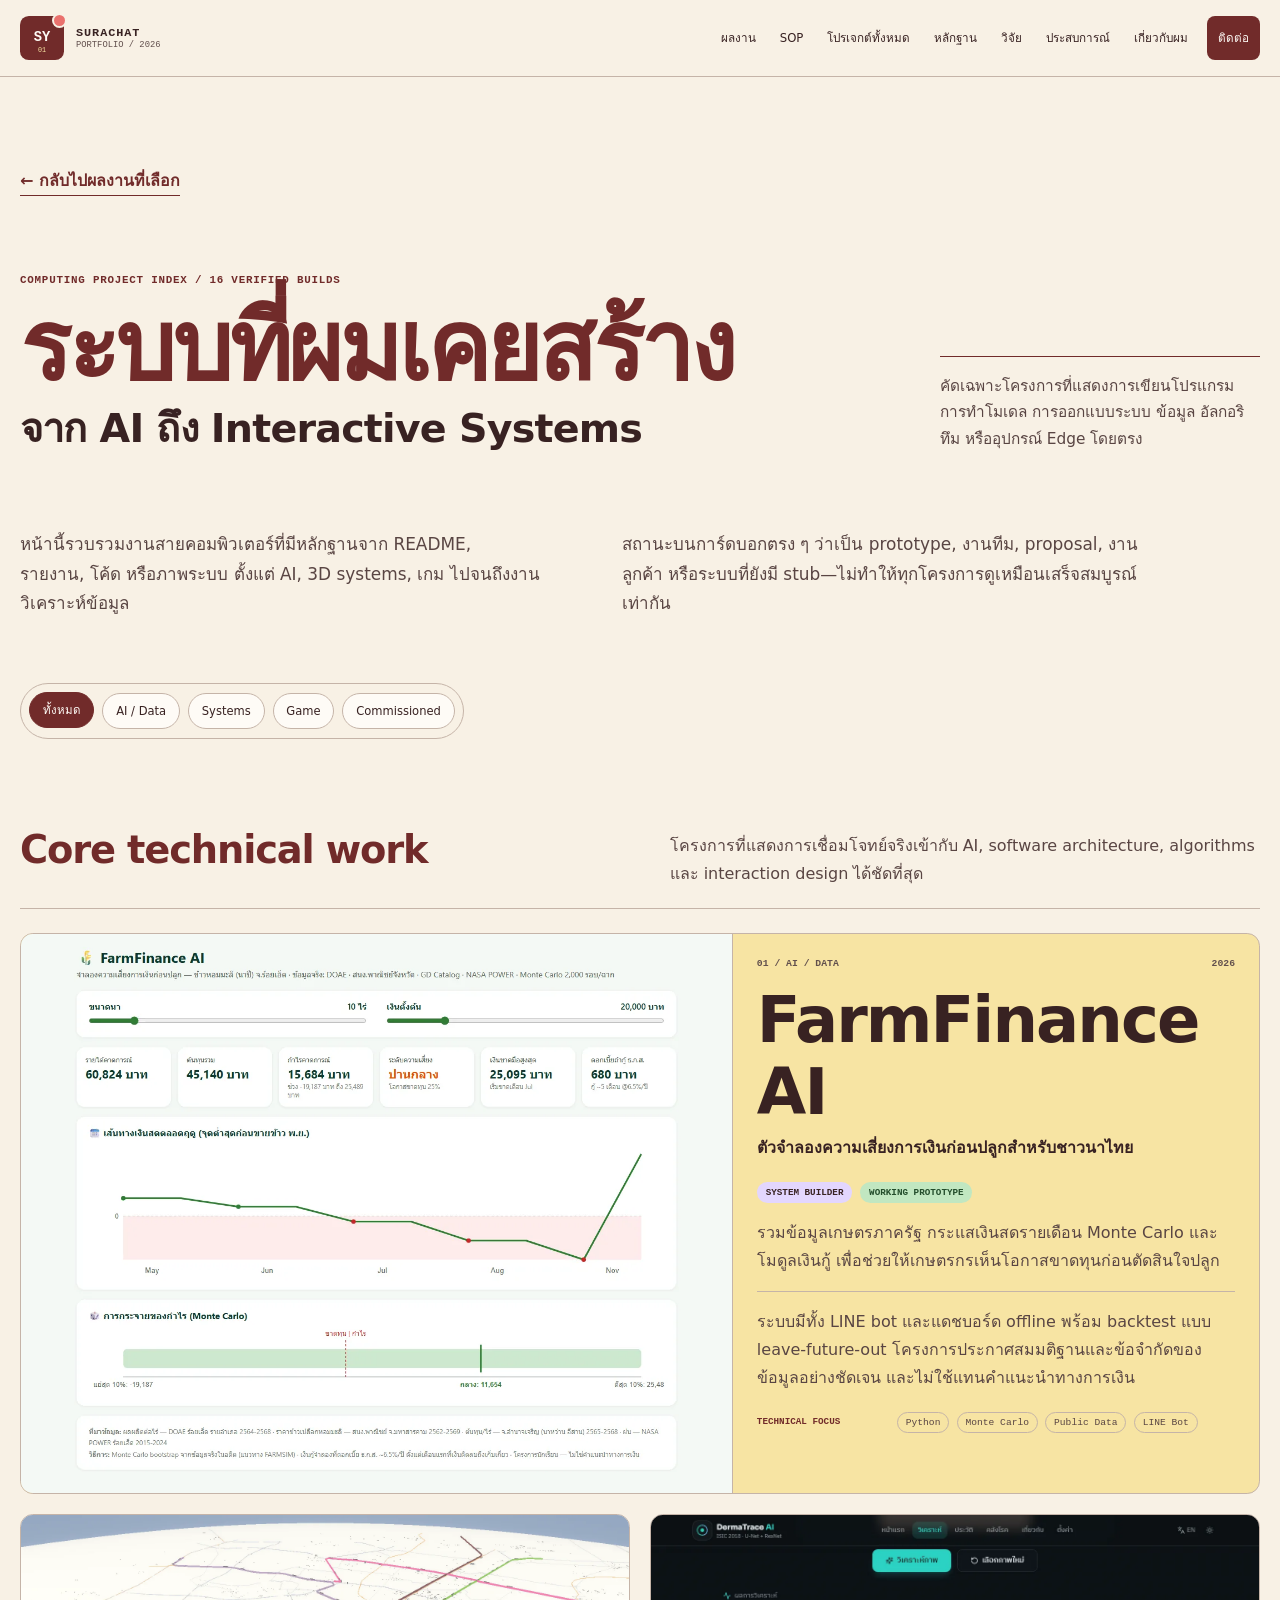
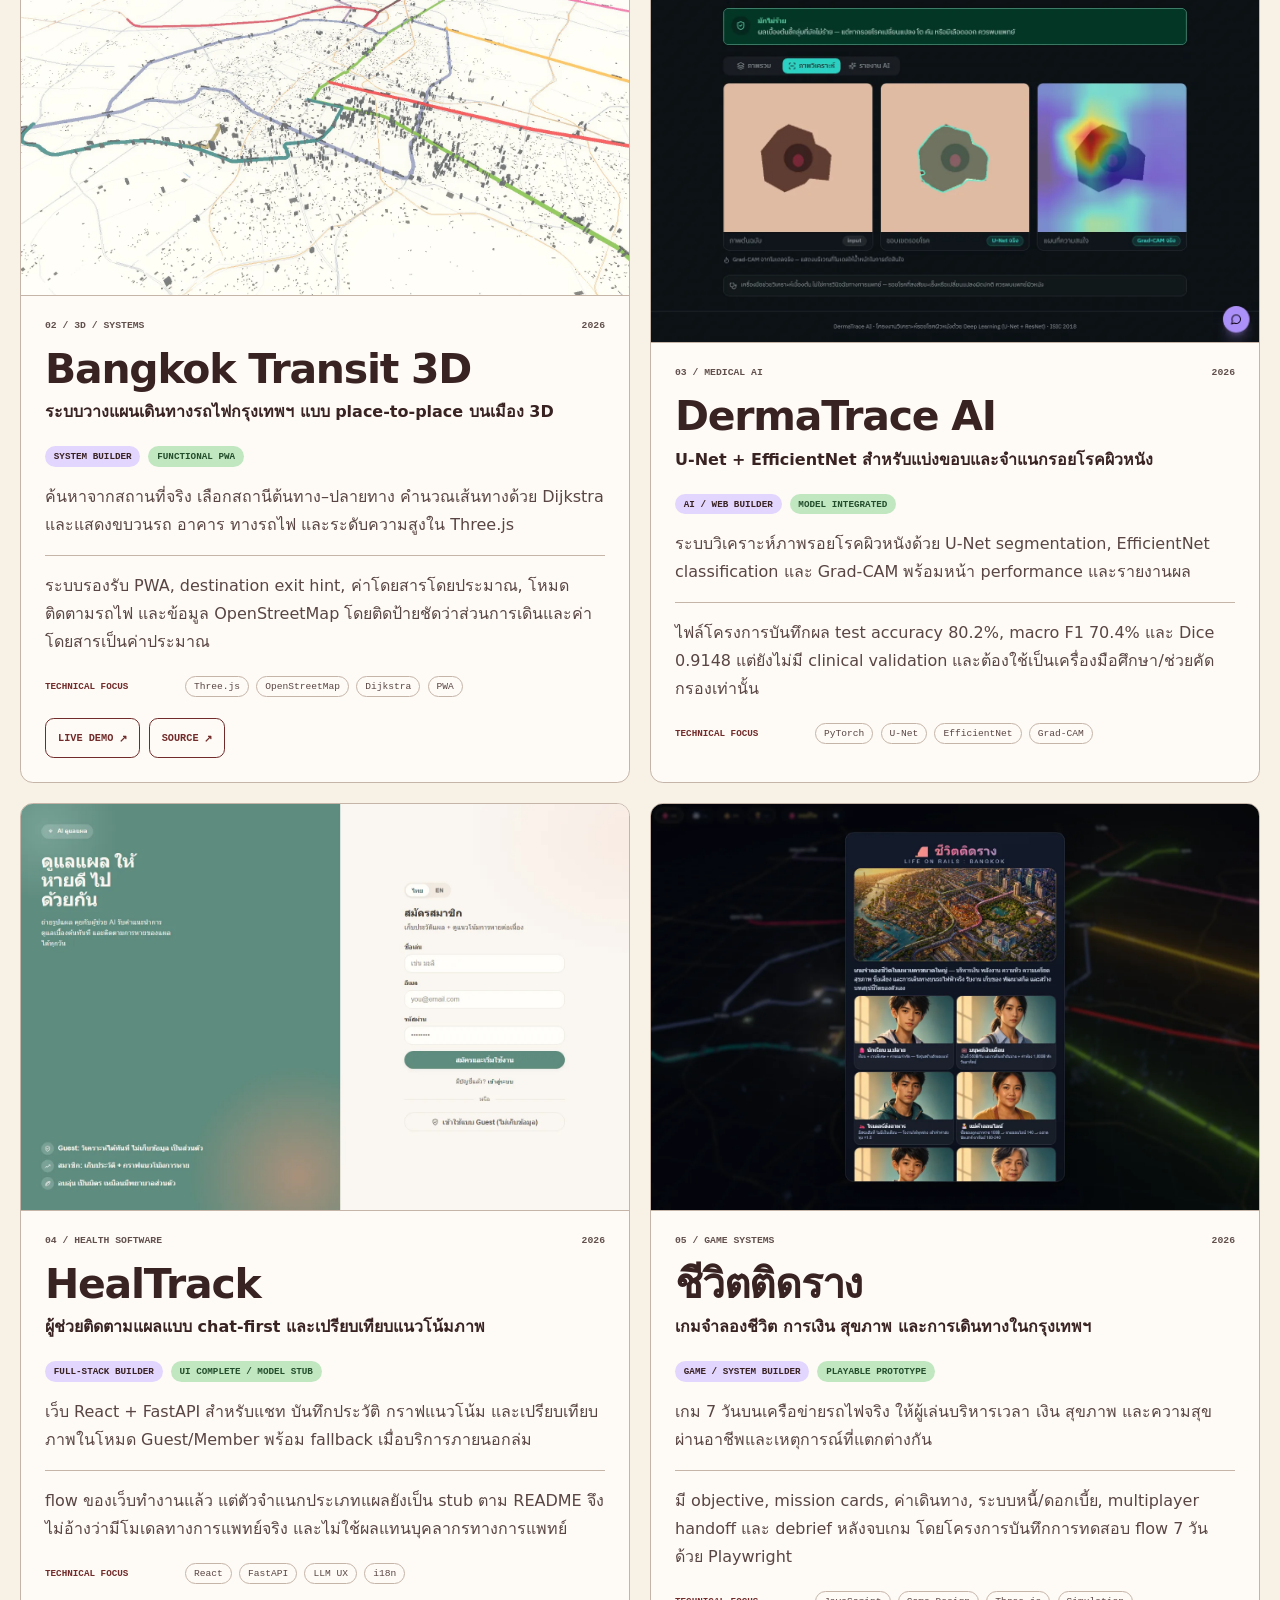
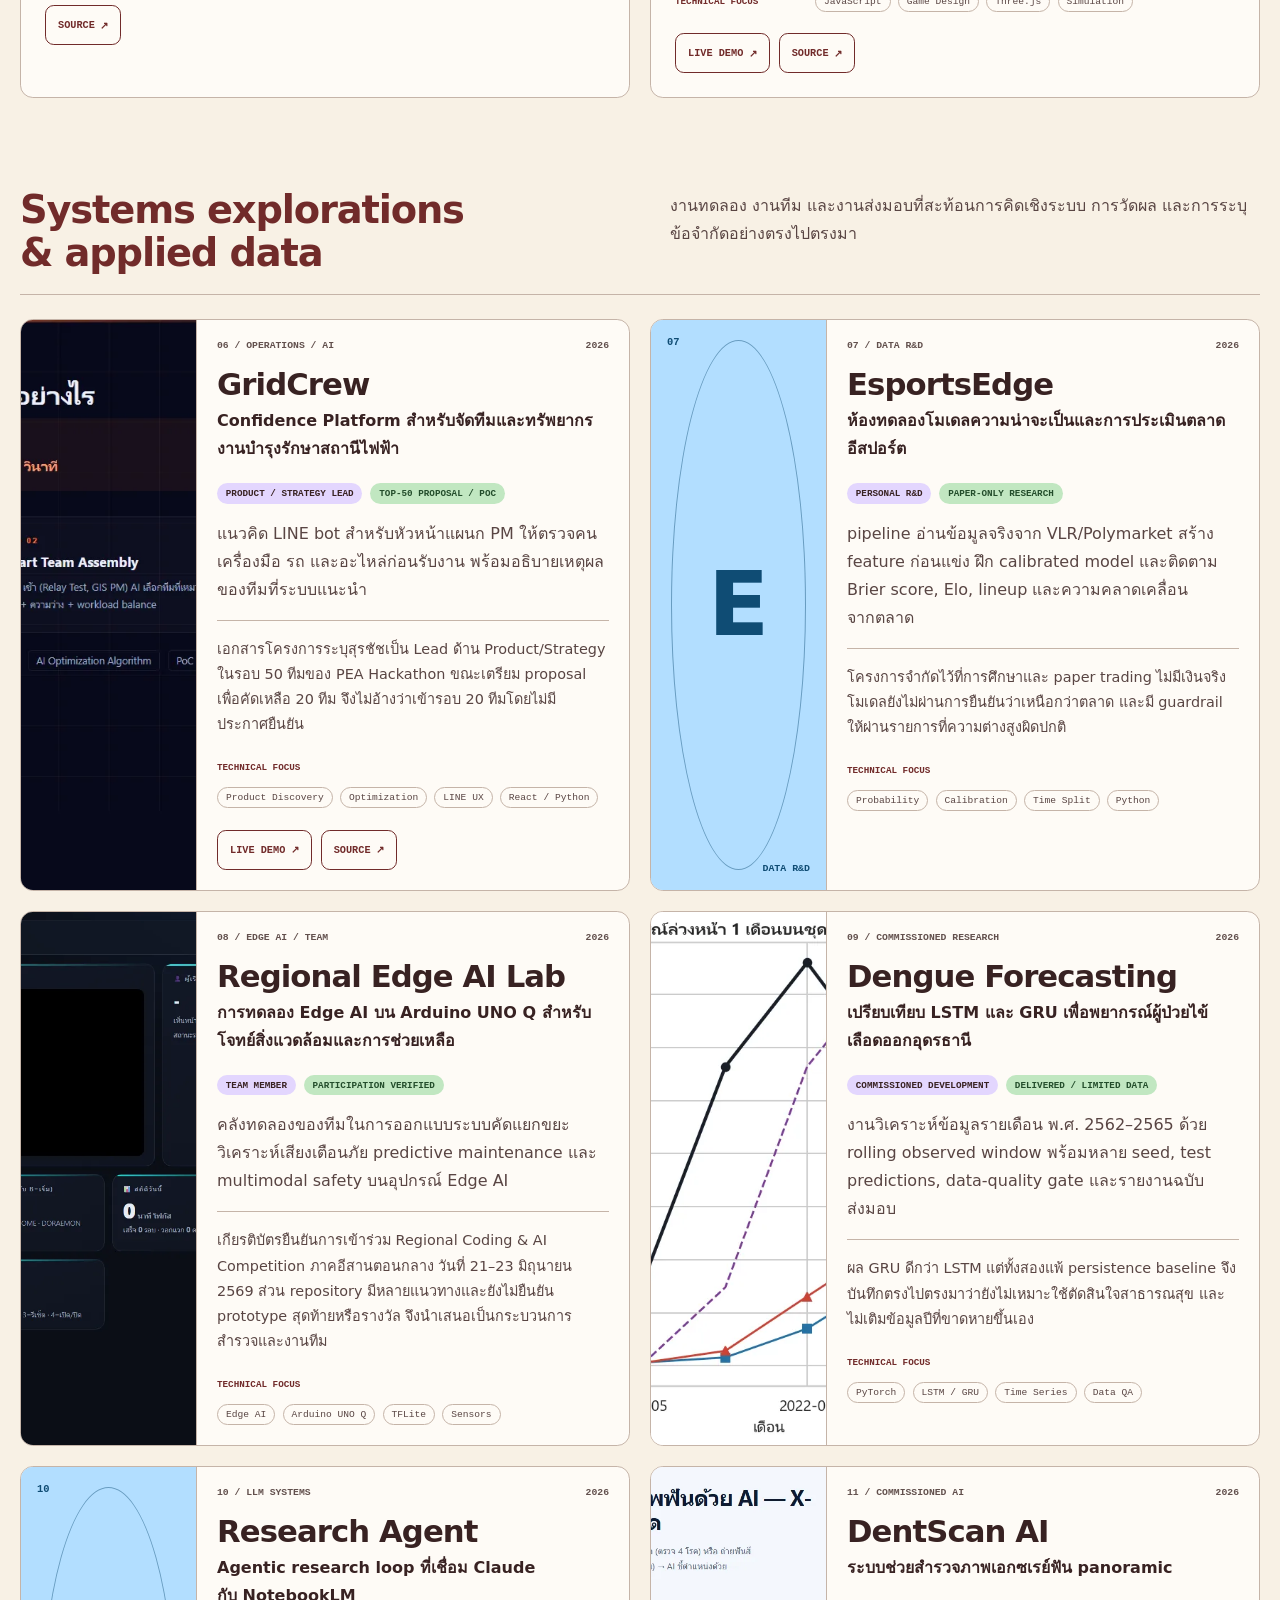
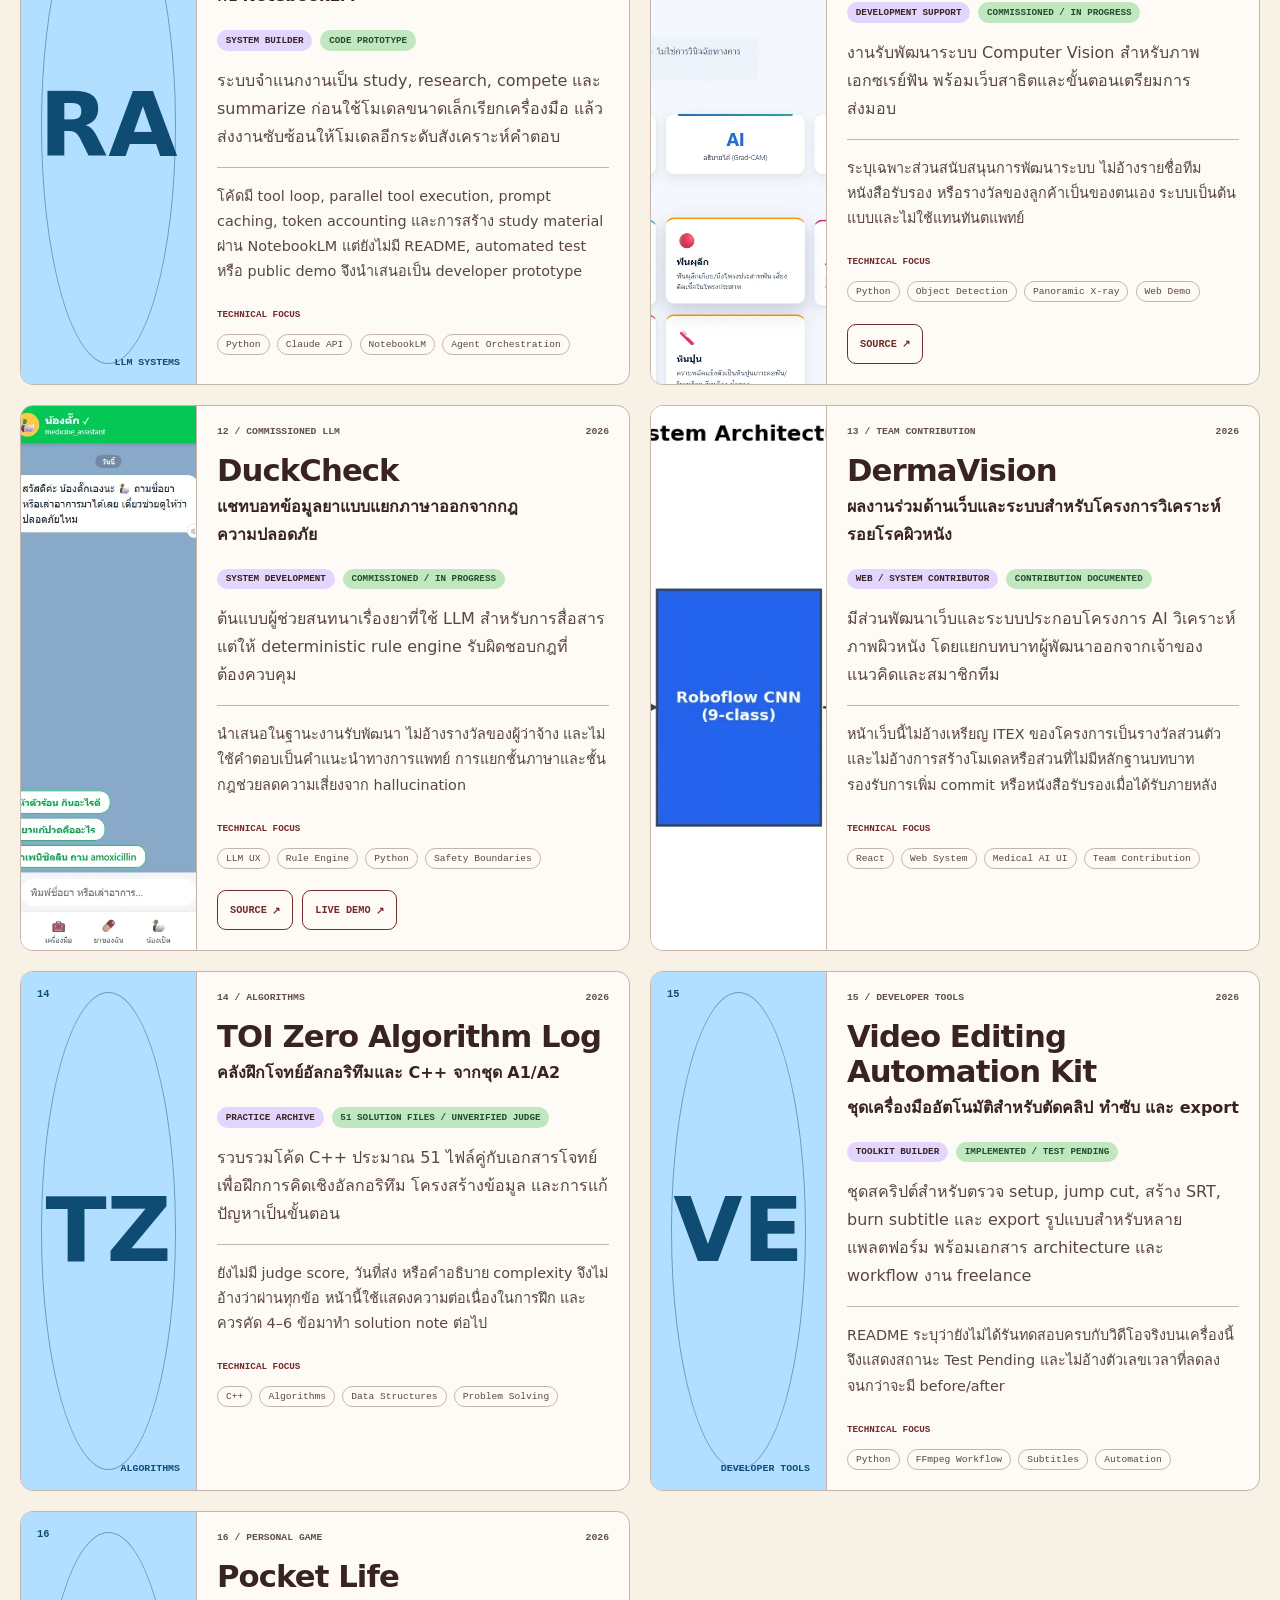
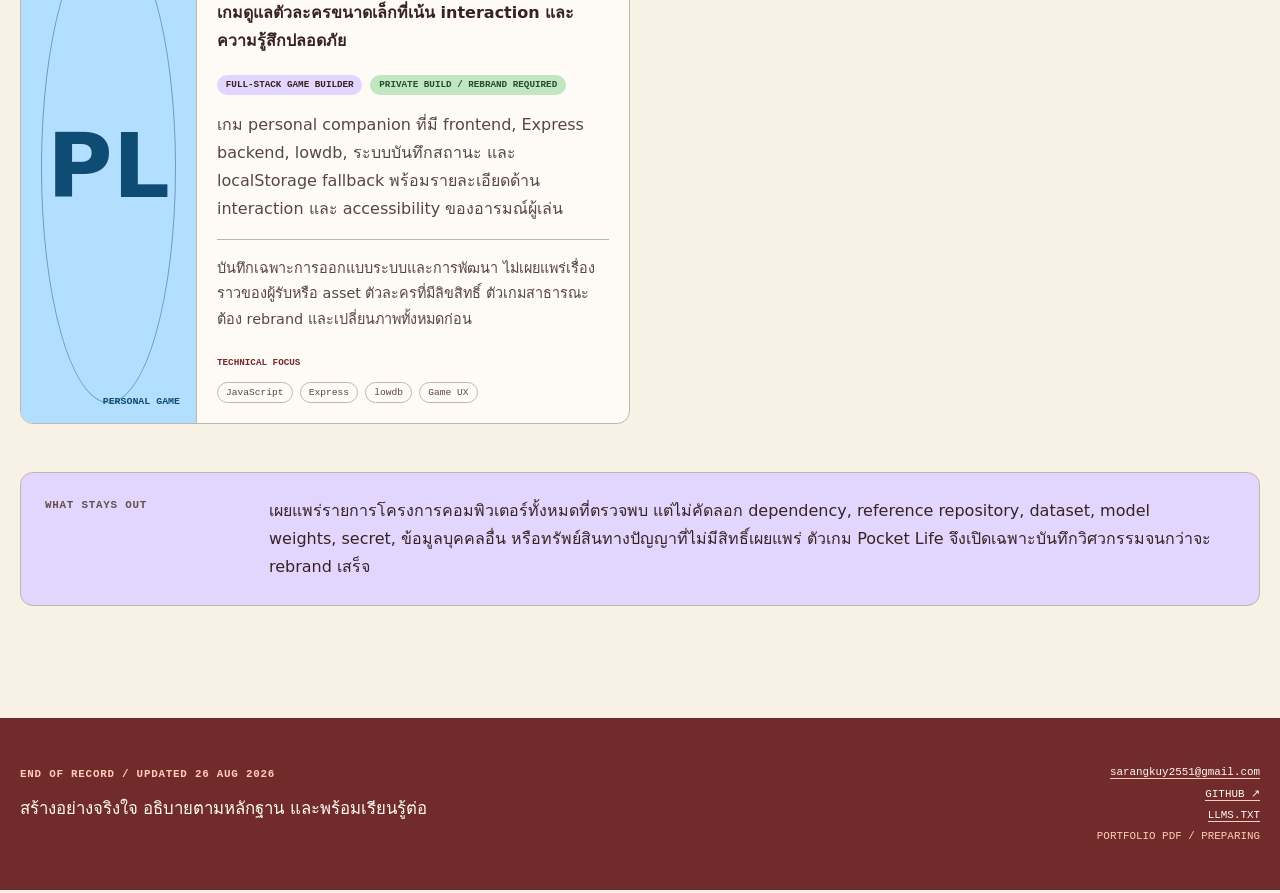
<file: archive/index.html>
<!doctype html>
<html lang="th">
<head>
  <meta charset="utf-8">
  <meta name="viewport" content="width=device-width, initial-scale=1">
  <meta name="theme-color" content="#f6f0e3">
  <meta name="referrer" content="no-referrer">
  <meta name="description" content="คลังโปรเจกต์หลักของสุรชัช พร้อมบทบาท สถานะ เทคโนโลยี และข้อจำกัดตามหลักฐานในแต่ละ repository">
  <meta property="og:title" content="Project Archive — สุรชัช ยุทธศิลป์">
  <meta property="og:description" content="คลังโปรเจกต์หลักของสุรชัช พร้อมบทบาท สถานะ เทคโนโลยี และข้อจำกัดตามหลักฐานในแต่ละ repository">
  <meta property="og:type" content="website">
  <meta name="twitter:card" content="summary">
  <title>Project Archive — สุรชัช ยุทธศิลป์</title>
  <link rel="icon" href="../favicon.ico" sizes="any">
  <link rel="stylesheet" href="../assets/site.css">
  <script src="../assets/site.js" defer></script>
</head>
<body>

<a class="skip-link" href="#main-content">ข้ามไปยังเนื้อหาหลัก</a>
<header class="site-header" data-header>
  <div class="shell header-inner">
    <a class="brand" href="../index.html" aria-label="กลับหน้าแรก">
      <span class="brand-mark" aria-hidden="true"><b>SY</b><small>01</small></span>
      <span class="brand-copy"><b>SURACHAT</b><small>PORTFOLIO / 2026</small></span>
    </a>
    <button class="menu-toggle" type="button" aria-expanded="false" aria-controls="main-nav" data-menu-toggle>MENU</button>
    <nav class="main-nav" id="main-nav" aria-label="เมนูหลัก" data-menu>
      <a href="../index.html#work">ผลงาน</a>
      <a href="../index.html#sop">SOP</a>
      <a href="../archive/">โปรเจกต์ทั้งหมด</a>
      <a href="../index.html#evidence">หลักฐาน</a>
      <a href="../index.html#research">วิจัย</a>
      <a href="../index.html#experience">ประสบการณ์</a>
      <a href="../index.html#about">เกี่ยวกับผม</a>
      <a class="nav-cta" href="mailto:sarangkuy2551@gmail.com">ติดต่อ</a>
    </nav>
  </div>
</header>
<main id="main-content">
  <header class="archive-hero shell reveal">
    <a class="back-link" href="../index.html#work">← กลับไปผลงานที่เลือก</a>
    <div class="archive-heading">
      <div>
        <p class="micro signal">COMPUTING PROJECT INDEX / 16 VERIFIED BUILDS</p>
        <h1>ระบบที่ผมเคยสร้าง<br><span>จาก AI ถึง Interactive Systems</span></h1>
      </div>
      <p class="archive-heading-note">คัดเฉพาะโครงการที่แสดงการเขียนโปรแกรม การทำโมเดล การออกแบบระบบ ข้อมูล อัลกอริทึม หรืออุปกรณ์ Edge โดยตรง</p>
    </div>
    <div class="archive-intro">
      <p>หน้านี้รวบรวมงานสายคอมพิวเตอร์ที่มีหลักฐานจาก README, รายงาน, โค้ด หรือภาพระบบ ตั้งแต่ AI, 3D systems, เกม ไปจนถึงงานวิเคราะห์ข้อมูล</p>
      <p>สถานะบนการ์ดบอกตรง ๆ ว่าเป็น prototype, งานทีม, proposal, งานลูกค้า หรือระบบที่ยังมี stub—ไม่ทำให้ทุกโครงการดูเหมือนเสร็จสมบูรณ์เท่ากัน</p>
    </div>
  </header>
  <section class="archive-section shell" aria-label="รายการโปรเจกต์">
    <div class="filter-row" role="group" aria-label="กรองประเภทโปรเจกต์">
      <button class="filter-button is-active" type="button" data-filter="ALL">ทั้งหมด</button>
      <button class="filter-button" type="button" data-filter="AI">AI / Data</button>
      <button class="filter-button" type="button" data-filter="SYSTEM">Systems</button>
      <button class="filter-button" type="button" data-filter="GAME">Game</button>
      <button class="filter-button" type="button" data-filter="CLIENT">Commissioned</button>
    </div>
    <section class="archive-cluster" data-project-group aria-labelledby="core-projects-title">
      <div class="archive-cluster-heading">
        <h2 id="core-projects-title">Core technical work</h2>
        <p>โครงการที่แสดงการเชื่อมโจทย์จริงเข้ากับ AI, software architecture, algorithms และ interaction design ได้ชัดที่สุด</p>
      </div>
      <div class="archive-grid archive-grid--core">
            <article class="archive-card archive-card--lead reveal" id="farmfinance-ai" data-project-card data-kind="AI" aria-labelledby="title-farmfinance-ai">
              <figure class="archive-visual"><img src="../assets/media/archive-farmfinance.webp" alt="แดชบอร์ด FarmFinance AI แสดงกระแสเงินสดและการกระจายความเสี่ยงจาก Monte Carlo" loading="lazy"></figure>
              <div class="archive-card-body">
                <div class="archive-meta"><span>01 / AI / DATA</span><time>2026</time></div>
                <h2 id="title-farmfinance-ai">FarmFinance AI</h2>
                <p class="archive-subtitle">ตัวจำลองความเสี่ยงการเงินก่อนปลูกสำหรับชาวนาไทย</p>
                <div class="truth-row"><span class="truth-label">SYSTEM BUILDER</span><span class="status-label">WORKING PROTOTYPE</span></div>
                <p>รวมข้อมูลเกษตรภาครัฐ กระแสเงินสดรายเดือน Monte Carlo และโมดูลเงินกู้ เพื่อช่วยให้เกษตรกรเห็นโอกาสขาดทุนก่อนตัดสินใจปลูก</p>
                <p class="archive-detail">ระบบมีทั้ง LINE bot และแดชบอร์ด offline พร้อม backtest แบบ leave-future-out โครงการประกาศสมมติฐานและข้อจำกัดของข้อมูลอย่างชัดเจน และไม่ใช้แทนคำแนะนำทางการเงิน</p>
                <div class="archive-stack"><span>TECHNICAL FOCUS</span><div class="tag-row"><span class="tag">Python</span><span class="tag">Monte Carlo</span><span class="tag">Public Data</span><span class="tag">LINE Bot</span></div></div>

              </div>
            </article>
            <article class="archive-card archive-card--showcase reveal" id="bangkok-transit-3d" data-project-card data-kind="SYSTEM" aria-labelledby="title-bangkok-transit-3d">
              <figure class="archive-visual"><img src="../assets/media/archive-bkk-transit.webp" alt="ภาพเครือข่ายรถไฟกรุงเทพมหานครในระบบ Bangkok Transit 3D" loading="lazy"></figure>
              <div class="archive-card-body">
                <div class="archive-meta"><span>02 / 3D / SYSTEMS</span><time>2026</time></div>
                <h2 id="title-bangkok-transit-3d">Bangkok Transit 3D</h2>
                <p class="archive-subtitle">ระบบวางแผนเดินทางรถไฟกรุงเทพฯ แบบ place-to-place บนเมือง 3D</p>
                <div class="truth-row"><span class="truth-label">SYSTEM BUILDER</span><span class="status-label">FUNCTIONAL PWA</span></div>
                <p>ค้นหาจากสถานที่จริง เลือกสถานีต้นทาง–ปลายทาง คำนวณเส้นทางด้วย Dijkstra และแสดงขบวนรถ อาคาร ทางรถไฟ และระดับความสูงใน Three.js</p>
                <p class="archive-detail">ระบบรองรับ PWA, destination exit hint, ค่าโดยสารโดยประมาณ, โหมดติดตามรถไฟ และข้อมูล OpenStreetMap โดยติดป้ายชัดว่าส่วนการเดินและค่าโดยสารเป็นค่าประมาณ</p>
                <div class="archive-stack"><span>TECHNICAL FOCUS</span><div class="tag-row"><span class="tag">Three.js</span><span class="tag">OpenStreetMap</span><span class="tag">Dijkstra</span><span class="tag">PWA</span></div></div>
                <nav class="archive-links" aria-label="ลิงก์ภายนอกของโครงการ"><a href="https://kla2009k.github.io/bkk-transit-3/" target="_blank" rel="noopener noreferrer">LIVE DEMO <span aria-hidden="true">↗</span></a><a href="https://github.com/kla2009k/bkk-transit-3" target="_blank" rel="noopener noreferrer">SOURCE <span aria-hidden="true">↗</span></a></nav>
              </div>
            </article>
            <article class="archive-card archive-card--showcase reveal" id="dermatrace" data-project-card data-kind="AI" aria-labelledby="title-dermatrace">
              <figure class="archive-visual"><img src="../assets/media/archive-dermatrace.webp" alt="หน้าวิเคราะห์ DermaTrace แสดงภาพต้นฉบับ ขอบเขตรอยโรค และ Grad-CAM" loading="lazy"></figure>
              <div class="archive-card-body">
                <div class="archive-meta"><span>03 / MEDICAL AI</span><time>2026</time></div>
                <h2 id="title-dermatrace">DermaTrace AI</h2>
                <p class="archive-subtitle">U‑Net + EfficientNet สำหรับแบ่งขอบและจำแนกรอยโรคผิวหนัง</p>
                <div class="truth-row"><span class="truth-label">AI / WEB BUILDER</span><span class="status-label">MODEL INTEGRATED</span></div>
                <p>ระบบวิเคราะห์ภาพรอยโรคผิวหนังด้วย U‑Net segmentation, EfficientNet classification และ Grad‑CAM พร้อมหน้า performance และรายงานผล</p>
                <p class="archive-detail">ไฟล์โครงการบันทึกผล test accuracy 80.2%, macro F1 70.4% และ Dice 0.9148 แต่ยังไม่มี clinical validation และต้องใช้เป็นเครื่องมือศึกษา/ช่วยคัดกรองเท่านั้น</p>
                <div class="archive-stack"><span>TECHNICAL FOCUS</span><div class="tag-row"><span class="tag">PyTorch</span><span class="tag">U‑Net</span><span class="tag">EfficientNet</span><span class="tag">Grad‑CAM</span></div></div>

              </div>
            </article>
            <article class="archive-card archive-card--showcase reveal" id="healtrack" data-project-card data-kind="SYSTEM" aria-labelledby="title-healtrack">
              <figure class="archive-visual"><img src="../assets/media/archive-healtrack.webp" alt="หน้าเข้าใช้ HealTrack แสดงโหมดสมาชิกและ Guest พร้อมคำอธิบายการเก็บข้อมูล" loading="lazy"></figure>
              <div class="archive-card-body">
                <div class="archive-meta"><span>04 / HEALTH SOFTWARE</span><time>2026</time></div>
                <h2 id="title-healtrack">HealTrack</h2>
                <p class="archive-subtitle">ผู้ช่วยติดตามแผลแบบ chat-first และเปรียบเทียบแนวโน้มภาพ</p>
                <div class="truth-row"><span class="truth-label">FULL-STACK BUILDER</span><span class="status-label">UI COMPLETE / MODEL STUB</span></div>
                <p>เว็บ React + FastAPI สำหรับแชท บันทึกประวัติ กราฟแนวโน้ม และเปรียบเทียบภาพในโหมด Guest/Member พร้อม fallback เมื่อบริการภายนอกล่ม</p>
                <p class="archive-detail">flow ของเว็บทำงานแล้ว แต่ตัวจำแนกประเภทแผลยังเป็น stub ตาม README จึงไม่อ้างว่ามีโมเดลทางการแพทย์จริง และไม่ใช้ผลแทนบุคลากรทางการแพทย์</p>
                <div class="archive-stack"><span>TECHNICAL FOCUS</span><div class="tag-row"><span class="tag">React</span><span class="tag">FastAPI</span><span class="tag">LLM UX</span><span class="tag">i18n</span></div></div>
                <nav class="archive-links" aria-label="ลิงก์ภายนอกของโครงการ"><a href="https://github.com/kla2009k/HealTrack" target="_blank" rel="noopener noreferrer">SOURCE <span aria-hidden="true">↗</span></a></nav>
              </div>
            </article>
            <article class="archive-card archive-card--showcase reveal" id="life-on-rails" data-project-card data-kind="GAME" aria-labelledby="title-life-on-rails">
              <figure class="archive-visual"><img src="../assets/media/archive-life-on-rails.webp" alt="หน้าเลือกบทบาทผู้เล่นของเกมชีวิตติดราง Life on Rails Bangkok" loading="lazy"></figure>
              <div class="archive-card-body">
                <div class="archive-meta"><span>05 / GAME SYSTEMS</span><time>2026</time></div>
                <h2 id="title-life-on-rails">ชีวิตติดราง</h2>
                <p class="archive-subtitle">เกมจำลองชีวิต การเงิน สุขภาพ และการเดินทางในกรุงเทพฯ</p>
                <div class="truth-row"><span class="truth-label">GAME / SYSTEM BUILDER</span><span class="status-label">PLAYABLE PROTOTYPE</span></div>
                <p>เกม 7 วันบนเครือข่ายรถไฟจริง ให้ผู้เล่นบริหารเวลา เงิน สุขภาพ และความสุขผ่านอาชีพและเหตุการณ์ที่แตกต่างกัน</p>
                <p class="archive-detail">มี objective, mission cards, ค่าเดินทาง, ระบบหนี้/ดอกเบี้ย, multiplayer handoff และ debrief หลังจบเกม โดยโครงการบันทึกการทดสอบ flow 7 วันด้วย Playwright</p>
                <div class="archive-stack"><span>TECHNICAL FOCUS</span><div class="tag-row"><span class="tag">JavaScript</span><span class="tag">Game Design</span><span class="tag">Three.js</span><span class="tag">Simulation</span></div></div>
                <nav class="archive-links" aria-label="ลิงก์ภายนอกของโครงการ"><a href="https://kla2009k.github.io/DCP_game/?game" target="_blank" rel="noopener noreferrer">LIVE DEMO <span aria-hidden="true">↗</span></a><a href="https://github.com/kla2009k/DCP_game" target="_blank" rel="noopener noreferrer">SOURCE <span aria-hidden="true">↗</span></a></nav>
              </div>
            </article></div>
    </section>
    <section class="archive-cluster archive-cluster--explorations" data-project-group aria-labelledby="exploration-projects-title">
      <div class="archive-cluster-heading">
        <h2 id="exploration-projects-title">Systems explorations &amp; applied data</h2>
        <p>งานทดลอง งานทีม และงานส่งมอบที่สะท้อนการคิดเชิงระบบ การวัดผล และการระบุข้อจำกัดอย่างตรงไปตรงมา</p>
      </div>
      <div class="archive-grid archive-grid--explorations">
            <article class="archive-card archive-card--compact reveal" id="gridcrew" data-project-card data-kind="SYSTEM" aria-labelledby="title-gridcrew">
              <figure class="archive-visual"><img src="../assets/media/archive-gridcrew.webp" alt="สไลด์ GridCrew แสดงระบบตรวจทรัพยากร จัดทีม และคำนวณค่าใช้จ่าย" loading="lazy"></figure>
              <div class="archive-card-body">
                <div class="archive-meta"><span>06 / OPERATIONS / AI</span><time>2026</time></div>
                <h2 id="title-gridcrew">GridCrew</h2>
                <p class="archive-subtitle">Confidence Platform สำหรับจัดทีมและทรัพยากรงานบำรุงรักษาสถานีไฟฟ้า</p>
                <div class="truth-row"><span class="truth-label">PRODUCT / STRATEGY LEAD</span><span class="status-label">TOP-50 PROPOSAL / POC</span></div>
                <p>แนวคิด LINE bot สำหรับหัวหน้าแผนก PM ให้ตรวจคน เครื่องมือ รถ และอะไหล่ก่อนรับงาน พร้อมอธิบายเหตุผลของทีมที่ระบบแนะนำ</p>
                <p class="archive-detail">เอกสารโครงการระบุสุรชัชเป็น Lead ด้าน Product/Strategy ในรอบ 50 ทีมของ PEA Hackathon ขณะเตรียม proposal เพื่อคัดเหลือ 20 ทีม จึงไม่อ้างว่าเข้ารอบ 20 ทีมโดยไม่มีประกาศยืนยัน</p>
                <div class="archive-stack"><span>TECHNICAL FOCUS</span><div class="tag-row"><span class="tag">Product Discovery</span><span class="tag">Optimization</span><span class="tag">LINE UX</span><span class="tag">React / Python</span></div></div>
                <nav class="archive-links" aria-label="ลิงก์ภายนอกของโครงการ"><a href="https://kla2009k.github.io/gridcrew-demo/" target="_blank" rel="noopener noreferrer">LIVE DEMO <span aria-hidden="true">↗</span></a><a href="https://github.com/kla2009k/gridcrew-demo" target="_blank" rel="noopener noreferrer">SOURCE <span aria-hidden="true">↗</span></a></nav>
              </div>
            </article>
            <article class="archive-card archive-card--compact reveal" id="esports-edge" data-project-card data-kind="AI" aria-labelledby="title-esports-edge">

            <div class="archive-visual archive-generated" aria-hidden="true">
              <span>07</span><b>E</b><small>DATA R&amp;D</small>
            </div>
              <div class="archive-card-body">
                <div class="archive-meta"><span>07 / DATA R&amp;D</span><time>2026</time></div>
                <h2 id="title-esports-edge">EsportsEdge</h2>
                <p class="archive-subtitle">ห้องทดลองโมเดลความน่าจะเป็นและการประเมินตลาดอีสปอร์ต</p>
                <div class="truth-row"><span class="truth-label">PERSONAL R&amp;D</span><span class="status-label">PAPER-ONLY RESEARCH</span></div>
                <p>pipeline อ่านข้อมูลจริงจาก VLR/Polymarket สร้าง feature ก่อนแข่ง ฝึก calibrated model และติดตาม Brier score, Elo, lineup และความคลาดเคลื่อนจากตลาด</p>
                <p class="archive-detail">โครงการจำกัดไว้ที่การศึกษาและ paper trading ไม่มีเงินจริง โมเดลยังไม่ผ่านการยืนยันว่าเหนือกว่าตลาด และมี guardrail ให้ผ่านรายการที่ความต่างสูงผิดปกติ</p>
                <div class="archive-stack"><span>TECHNICAL FOCUS</span><div class="tag-row"><span class="tag">Probability</span><span class="tag">Calibration</span><span class="tag">Time Split</span><span class="tag">Python</span></div></div>

              </div>
            </article>
            <article class="archive-card archive-card--compact reveal" id="regional-edge-ai" data-project-card data-kind="AI" aria-labelledby="title-regional-edge-ai">
              <figure class="archive-visual"><img src="../assets/media/archive-regional-studybox.webp" alt="หน้า StudyBox dashboard จากชุดทดลอง Regional Edge AI แสดงกล้อง สถานะผู้เรียน และโมดูลจับเวลา" loading="lazy"></figure>
              <div class="archive-card-body">
                <div class="archive-meta"><span>08 / EDGE AI / TEAM</span><time>2026</time></div>
                <h2 id="title-regional-edge-ai">Regional Edge AI Lab</h2>
                <p class="archive-subtitle">การทดลอง Edge AI บน Arduino UNO Q สำหรับโจทย์สิ่งแวดล้อมและการช่วยเหลือ</p>
                <div class="truth-row"><span class="truth-label">TEAM MEMBER</span><span class="status-label">PARTICIPATION VERIFIED</span></div>
                <p>คลังทดลองของทีมในการออกแบบระบบคัดแยกขยะ วิเคราะห์เสียงเตือนภัย predictive maintenance และ multimodal safety บนอุปกรณ์ Edge AI</p>
                <p class="archive-detail">เกียรติบัตรยืนยันการเข้าร่วม Regional Coding &amp; AI Competition ภาคอีสานตอนกลาง วันที่ 21–23 มิถุนายน 2569 ส่วน repository มีหลายแนวทางและยังไม่ยืนยัน prototype สุดท้ายหรือรางวัล จึงนำเสนอเป็นกระบวนการสำรวจและงานทีม</p>
                <div class="archive-stack"><span>TECHNICAL FOCUS</span><div class="tag-row"><span class="tag">Edge AI</span><span class="tag">Arduino UNO Q</span><span class="tag">TFLite</span><span class="tag">Sensors</span></div></div>

              </div>
            </article>
            <article class="archive-card archive-card--compact reveal" id="dengue-forecasting" data-project-card data-kind="CLIENT" aria-labelledby="title-dengue-forecasting">
              <figure class="archive-visual"><img src="../assets/media/archive-dengue.webp" alt="กราฟเปรียบเทียบค่าจริง ผลพยากรณ์ LSTM GRU และ persistence baseline" loading="lazy"></figure>
              <div class="archive-card-body">
                <div class="archive-meta"><span>09 / COMMISSIONED RESEARCH</span><time>2026</time></div>
                <h2 id="title-dengue-forecasting">Dengue Forecasting</h2>
                <p class="archive-subtitle">เปรียบเทียบ LSTM และ GRU เพื่อพยากรณ์ผู้ป่วยไข้เลือดออกอุดรธานี</p>
                <div class="truth-row"><span class="truth-label">COMMISSIONED DEVELOPMENT</span><span class="status-label">DELIVERED / LIMITED DATA</span></div>
                <p>งานวิเคราะห์ข้อมูลรายเดือน พ.ศ. 2562–2565 ด้วย rolling observed window พร้อมหลาย seed, test predictions, data-quality gate และรายงานฉบับส่งมอบ</p>
                <p class="archive-detail">ผล GRU ดีกว่า LSTM แต่ทั้งสองแพ้ persistence baseline จึงบันทึกตรงไปตรงมาว่ายังไม่เหมาะใช้ตัดสินใจสาธารณสุข และไม่เติมข้อมูลปีที่ขาดหายขึ้นเอง</p>
                <div class="archive-stack"><span>TECHNICAL FOCUS</span><div class="tag-row"><span class="tag">PyTorch</span><span class="tag">LSTM / GRU</span><span class="tag">Time Series</span><span class="tag">Data QA</span></div></div>

              </div>
            </article>
            <article class="archive-card archive-card--compact reveal" id="research-agent" data-project-card data-kind="AI" aria-labelledby="title-research-agent">

            <div class="archive-visual archive-generated" aria-hidden="true">
              <span>10</span><b>RA</b><small>LLM SYSTEMS</small>
            </div>
              <div class="archive-card-body">
                <div class="archive-meta"><span>10 / LLM SYSTEMS</span><time>2026</time></div>
                <h2 id="title-research-agent">Research Agent</h2>
                <p class="archive-subtitle">Agentic research loop ที่เชื่อม Claude กับ NotebookLM</p>
                <div class="truth-row"><span class="truth-label">SYSTEM BUILDER</span><span class="status-label">CODE PROTOTYPE</span></div>
                <p>ระบบจำแนกงานเป็น study, research, compete และ summarize ก่อนใช้โมเดลขนาดเล็กเรียกเครื่องมือ แล้วส่งงานซับซ้อนให้โมเดลอีกระดับสังเคราะห์คำตอบ</p>
                <p class="archive-detail">โค้ดมี tool loop, parallel tool execution, prompt caching, token accounting และการสร้าง study material ผ่าน NotebookLM แต่ยังไม่มี README, automated test หรือ public demo จึงนำเสนอเป็น developer prototype</p>
                <div class="archive-stack"><span>TECHNICAL FOCUS</span><div class="tag-row"><span class="tag">Python</span><span class="tag">Claude API</span><span class="tag">NotebookLM</span><span class="tag">Agent Orchestration</span></div></div>

              </div>
            </article>
            <article class="archive-card archive-card--compact reveal" id="dentscan-ai" data-project-card data-kind="CLIENT" aria-labelledby="title-dentscan-ai">
              <figure class="archive-visual"><img src="../assets/media/archive-dentscan.webp" alt="หน้าตัวอย่าง DentScan AI แสดงผลบนภาพเอกซเรย์ฟัน panoramic" loading="lazy"></figure>
              <div class="archive-card-body">
                <div class="archive-meta"><span>11 / COMMISSIONED AI</span><time>2026</time></div>
                <h2 id="title-dentscan-ai">DentScan AI</h2>
                <p class="archive-subtitle">ระบบช่วยสำรวจภาพเอกซเรย์ฟัน panoramic</p>
                <div class="truth-row"><span class="truth-label">DEVELOPMENT SUPPORT</span><span class="status-label">COMMISSIONED / IN PROGRESS</span></div>
                <p>งานรับพัฒนาระบบ Computer Vision สำหรับภาพเอกซเรย์ฟัน พร้อมเว็บสาธิตและขั้นตอนเตรียมการส่งมอบ</p>
                <p class="archive-detail">ระบุเฉพาะส่วนสนับสนุนการพัฒนาระบบ ไม่อ้างรายชื่อทีม หนังสือรับรอง หรือรางวัลของลูกค้าเป็นของตนเอง ระบบเป็นต้นแบบและไม่ใช้แทนทันตแพทย์</p>
                <div class="archive-stack"><span>TECHNICAL FOCUS</span><div class="tag-row"><span class="tag">Python</span><span class="tag">Object Detection</span><span class="tag">Panoramic X-ray</span><span class="tag">Web Demo</span></div></div>
                <nav class="archive-links" aria-label="ลิงก์ภายนอกของโครงการ"><a href="https://github.com/kla2009k/Dent_AI" target="_blank" rel="noopener noreferrer">SOURCE <span aria-hidden="true">↗</span></a></nav>
              </div>
            </article>
            <article class="archive-card archive-card--compact reveal" id="duckcheck" data-project-card data-kind="CLIENT" aria-labelledby="title-duckcheck">
              <figure class="archive-visual"><img src="../assets/media/archive-duckcheck.webp" alt="หน้าแชท DuckCheck ในโหมด Guest แสดงผู้ช่วยเรื่องยาและเมนูเครื่องมือ" loading="lazy"></figure>
              <div class="archive-card-body">
                <div class="archive-meta"><span>12 / COMMISSIONED LLM</span><time>2026</time></div>
                <h2 id="title-duckcheck">DuckCheck</h2>
                <p class="archive-subtitle">แชทบอทข้อมูลยาแบบแยกภาษาออกจากกฎความปลอดภัย</p>
                <div class="truth-row"><span class="truth-label">SYSTEM DEVELOPMENT</span><span class="status-label">COMMISSIONED / IN PROGRESS</span></div>
                <p>ต้นแบบผู้ช่วยสนทนาเรื่องยาที่ใช้ LLM สำหรับการสื่อสาร แต่ให้ deterministic rule engine รับผิดชอบกฎที่ต้องควบคุม</p>
                <p class="archive-detail">นำเสนอในฐานะงานรับพัฒนา ไม่อ้างรางวัลของผู้ว่าจ้าง และไม่ใช้คำตอบเป็นคำแนะนำทางการแพทย์ การแยกชั้นภาษาและชั้นกฎช่วยลดความเสี่ยงจาก hallucination</p>
                <div class="archive-stack"><span>TECHNICAL FOCUS</span><div class="tag-row"><span class="tag">LLM UX</span><span class="tag">Rule Engine</span><span class="tag">Python</span><span class="tag">Safety Boundaries</span></div></div>
                <nav class="archive-links" aria-label="ลิงก์ภายนอกของโครงการ"><a href="https://github.com/kla2009k/DuckCheck" target="_blank" rel="noopener noreferrer">SOURCE <span aria-hidden="true">↗</span></a><a href="https://duckcheck.onrender.com" target="_blank" rel="noopener noreferrer">LIVE DEMO <span aria-hidden="true">↗</span></a></nav>
              </div>
            </article>
            <article class="archive-card archive-card--compact reveal" id="dermavision-contribution" data-project-card data-kind="CLIENT" aria-labelledby="title-dermavision-contribution">
              <figure class="archive-visual"><img src="../assets/media/archive-dermavision.webp" alt="แผนผังสถาปัตยกรรมระบบ DermaVision" loading="lazy"></figure>
              <div class="archive-card-body">
                <div class="archive-meta"><span>13 / TEAM CONTRIBUTION</span><time>2026</time></div>
                <h2 id="title-dermavision-contribution">DermaVision</h2>
                <p class="archive-subtitle">ผลงานร่วมด้านเว็บและระบบสำหรับโครงการวิเคราะห์รอยโรคผิวหนัง</p>
                <div class="truth-row"><span class="truth-label">WEB / SYSTEM CONTRIBUTOR</span><span class="status-label">CONTRIBUTION DOCUMENTED</span></div>
                <p>มีส่วนพัฒนาเว็บและระบบประกอบโครงการ AI วิเคราะห์ภาพผิวหนัง โดยแยกบทบาทผู้พัฒนาออกจากเจ้าของแนวคิดและสมาชิกทีม</p>
                <p class="archive-detail">หน้าเว็บนี้ไม่อ้างเหรียญ ITEX ของโครงการเป็นรางวัลส่วนตัว และไม่อ้างการสร้างโมเดลหรือส่วนที่ไม่มีหลักฐานบทบาท รองรับการเพิ่ม commit หรือหนังสือรับรองเมื่อได้รับภายหลัง</p>
                <div class="archive-stack"><span>TECHNICAL FOCUS</span><div class="tag-row"><span class="tag">React</span><span class="tag">Web System</span><span class="tag">Medical AI UI</span><span class="tag">Team Contribution</span></div></div>

              </div>
            </article>
            <article class="archive-card archive-card--compact reveal" id="toi-zero" data-project-card data-kind="SYSTEM" aria-labelledby="title-toi-zero">

            <div class="archive-visual archive-generated" aria-hidden="true">
              <span>14</span><b>TZ</b><small>ALGORITHMS</small>
            </div>
              <div class="archive-card-body">
                <div class="archive-meta"><span>14 / ALGORITHMS</span><time>2026</time></div>
                <h2 id="title-toi-zero">TOI Zero Algorithm Log</h2>
                <p class="archive-subtitle">คลังฝึกโจทย์อัลกอริทึมและ C++ จากชุด A1/A2</p>
                <div class="truth-row"><span class="truth-label">PRACTICE ARCHIVE</span><span class="status-label">51 SOLUTION FILES / UNVERIFIED JUDGE</span></div>
                <p>รวบรวมโค้ด C++ ประมาณ 51 ไฟล์คู่กับเอกสารโจทย์ เพื่อฝึกการคิดเชิงอัลกอริทึม โครงสร้างข้อมูล และการแก้ปัญหาเป็นขั้นตอน</p>
                <p class="archive-detail">ยังไม่มี judge score, วันที่ส่ง หรือคำอธิบาย complexity จึงไม่อ้างว่าผ่านทุกข้อ หน้านี้ใช้แสดงความต่อเนื่องในการฝึก และควรคัด 4–6 ข้อมาทำ solution note ต่อไป</p>
                <div class="archive-stack"><span>TECHNICAL FOCUS</span><div class="tag-row"><span class="tag">C++</span><span class="tag">Algorithms</span><span class="tag">Data Structures</span><span class="tag">Problem Solving</span></div></div>

              </div>
            </article>
            <article class="archive-card archive-card--compact reveal" id="video-editing-kit" data-project-card data-kind="SYSTEM" aria-labelledby="title-video-editing-kit">

            <div class="archive-visual archive-generated" aria-hidden="true">
              <span>15</span><b>VE</b><small>DEVELOPER TOOLS</small>
            </div>
              <div class="archive-card-body">
                <div class="archive-meta"><span>15 / DEVELOPER TOOLS</span><time>2026</time></div>
                <h2 id="title-video-editing-kit">Video Editing Automation Kit</h2>
                <p class="archive-subtitle">ชุดเครื่องมืออัตโนมัติสำหรับตัดคลิป ทำซับ และ export</p>
                <div class="truth-row"><span class="truth-label">TOOLKIT BUILDER</span><span class="status-label">IMPLEMENTED / TEST PENDING</span></div>
                <p>ชุดสคริปต์สำหรับตรวจ setup, jump cut, สร้าง SRT, burn subtitle และ export รูปแบบสำหรับหลายแพลตฟอร์ม พร้อมเอกสาร architecture และ workflow งาน freelance</p>
                <p class="archive-detail">README ระบุว่ายังไม่ได้รันทดสอบครบกับวิดีโอจริงบนเครื่องนี้ จึงแสดงสถานะ Test Pending และไม่อ้างตัวเลขเวลาที่ลดลงจนกว่าจะมี before/after</p>
                <div class="archive-stack"><span>TECHNICAL FOCUS</span><div class="tag-row"><span class="tag">Python</span><span class="tag">FFmpeg Workflow</span><span class="tag">Subtitles</span><span class="tag">Automation</span></div></div>

              </div>
            </article>
            <article class="archive-card archive-card--compact reveal" id="pocket-life" data-project-card data-kind="GAME" aria-labelledby="title-pocket-life">

            <div class="archive-visual archive-generated" aria-hidden="true">
              <span>16</span><b>PL</b><small>PERSONAL GAME</small>
            </div>
              <div class="archive-card-body">
                <div class="archive-meta"><span>16 / PERSONAL GAME</span><time>2026</time></div>
                <h2 id="title-pocket-life">Pocket Life</h2>
                <p class="archive-subtitle">เกมดูแลตัวละครขนาดเล็กที่เน้น interaction และความรู้สึกปลอดภัย</p>
                <div class="truth-row"><span class="truth-label">FULL-STACK GAME BUILDER</span><span class="status-label">PRIVATE BUILD / REBRAND REQUIRED</span></div>
                <p>เกม personal companion ที่มี frontend, Express backend, lowdb, ระบบบันทึกสถานะ และ localStorage fallback พร้อมรายละเอียดด้าน interaction และ accessibility ของอารมณ์ผู้เล่น</p>
                <p class="archive-detail">บันทึกเฉพาะการออกแบบระบบและการพัฒนา ไม่เผยแพร่เรื่องราวของผู้รับหรือ asset ตัวละครที่มีลิขสิทธิ์ ตัวเกมสาธารณะต้อง rebrand และเปลี่ยนภาพทั้งหมดก่อน</p>
                <div class="archive-stack"><span>TECHNICAL FOCUS</span><div class="tag-row"><span class="tag">JavaScript</span><span class="tag">Express</span><span class="tag">lowdb</span><span class="tag">Game UX</span></div></div>

              </div>
            </article></div>
    </section>
    <aside class="archive-policy">
      <p class="micro">WHAT STAYS OUT</p>
      <p>เผยแพร่รายการโครงการคอมพิวเตอร์ทั้งหมดที่ตรวจพบ แต่ไม่คัดลอก dependency, reference repository, dataset, model weights, secret, ข้อมูลบุคคลอื่น หรือทรัพย์สินทางปัญญาที่ไม่มีสิทธิ์เผยแพร่ ตัวเกม Pocket Life จึงเปิดเฉพาะบันทึกวิศวกรรมจนกว่าจะ rebrand เสร็จ</p>
    </aside>
  </section>
</main>

<footer class="site-footer">
  <div class="shell footer-grid">
    <div>
      <p class="micro">END OF RECORD / UPDATED 26 AUG 2026</p>
      <p class="footer-title">สร้างอย่างจริงใจ อธิบายตามหลักฐาน และพร้อมเรียนรู้ต่อ</p>
    </div>
    <div class="footer-links">
      <a href="mailto:sarangkuy2551@gmail.com">sarangkuy2551@gmail.com</a>
      <a href="https://github.com/kla2009k" target="_blank" rel="noopener noreferrer">GITHUB ↗</a>
      <a href="../llms.txt">LLMS.TXT</a>
      <span aria-label="Portfolio PDF กำลังจัดทำ">PORTFOLIO PDF / PREPARING</span>
    </div>
  </div>
</footer>
</body>
</html>
</file>
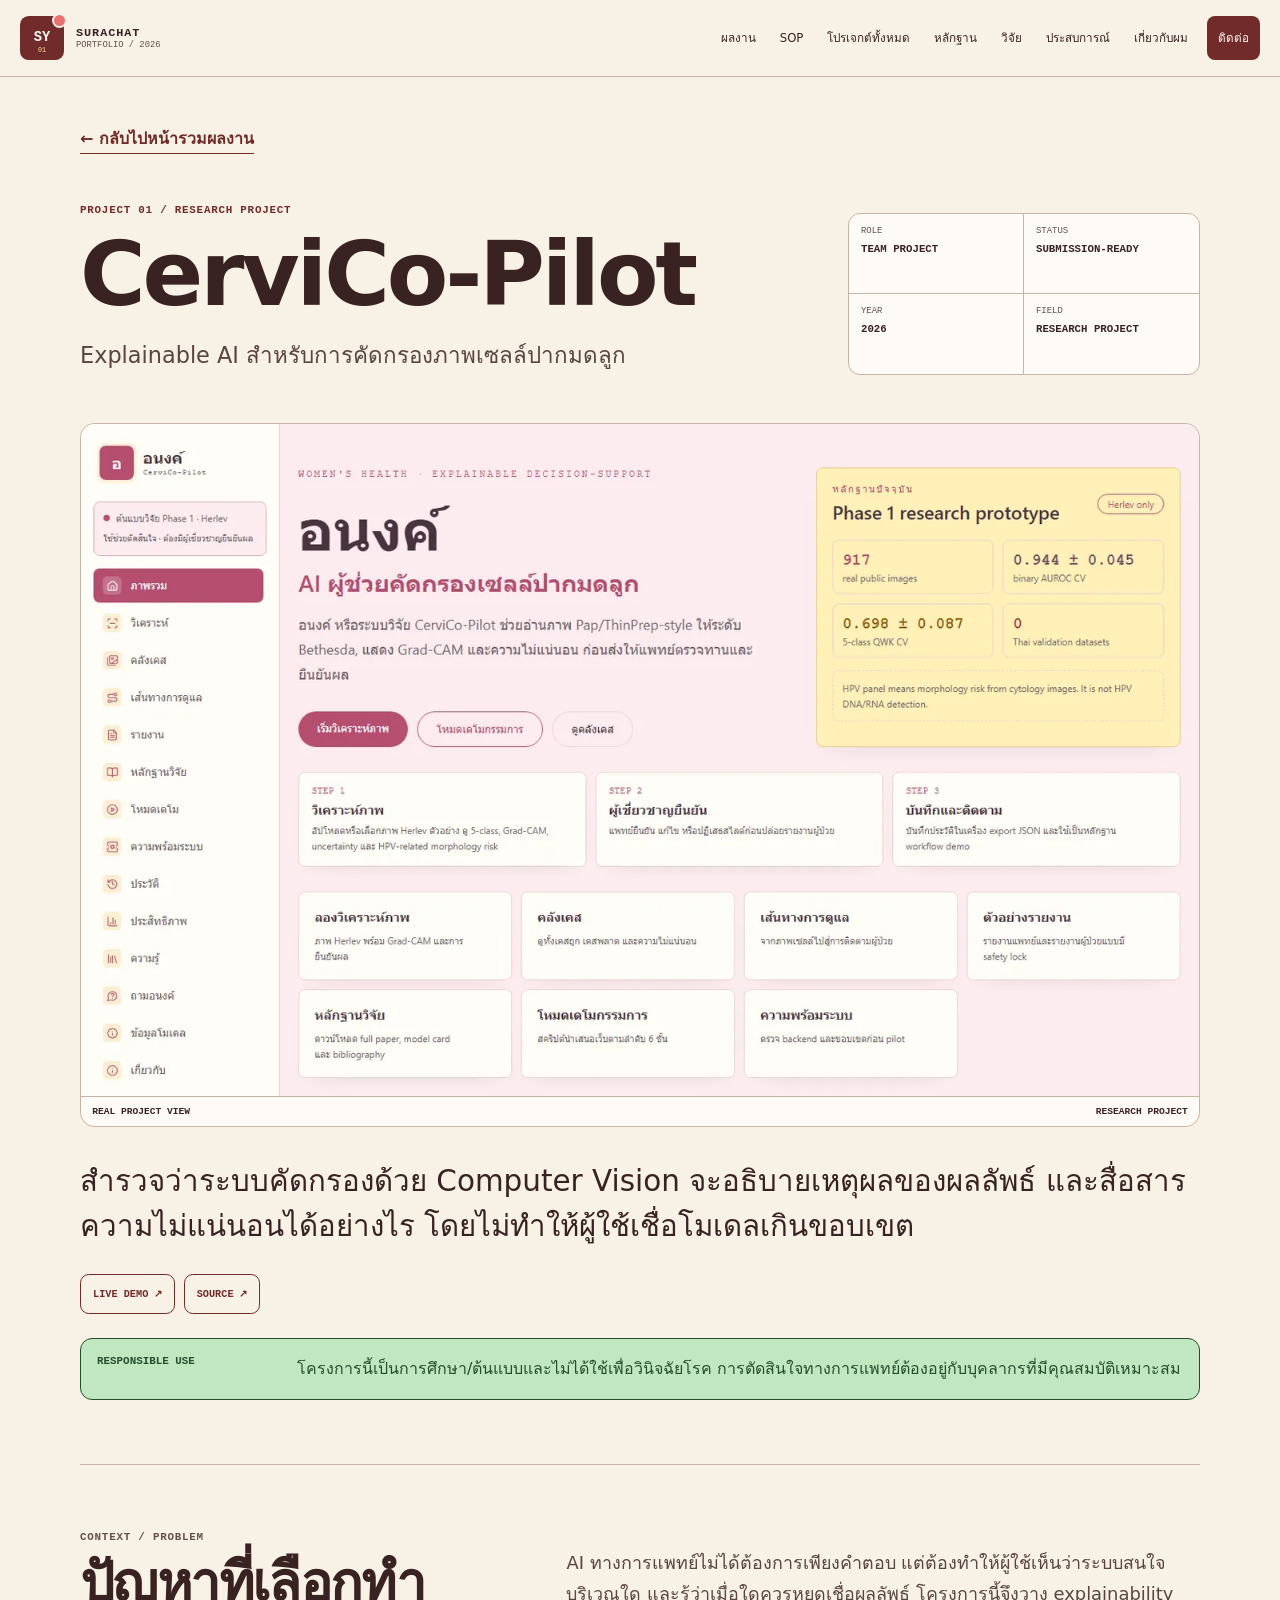
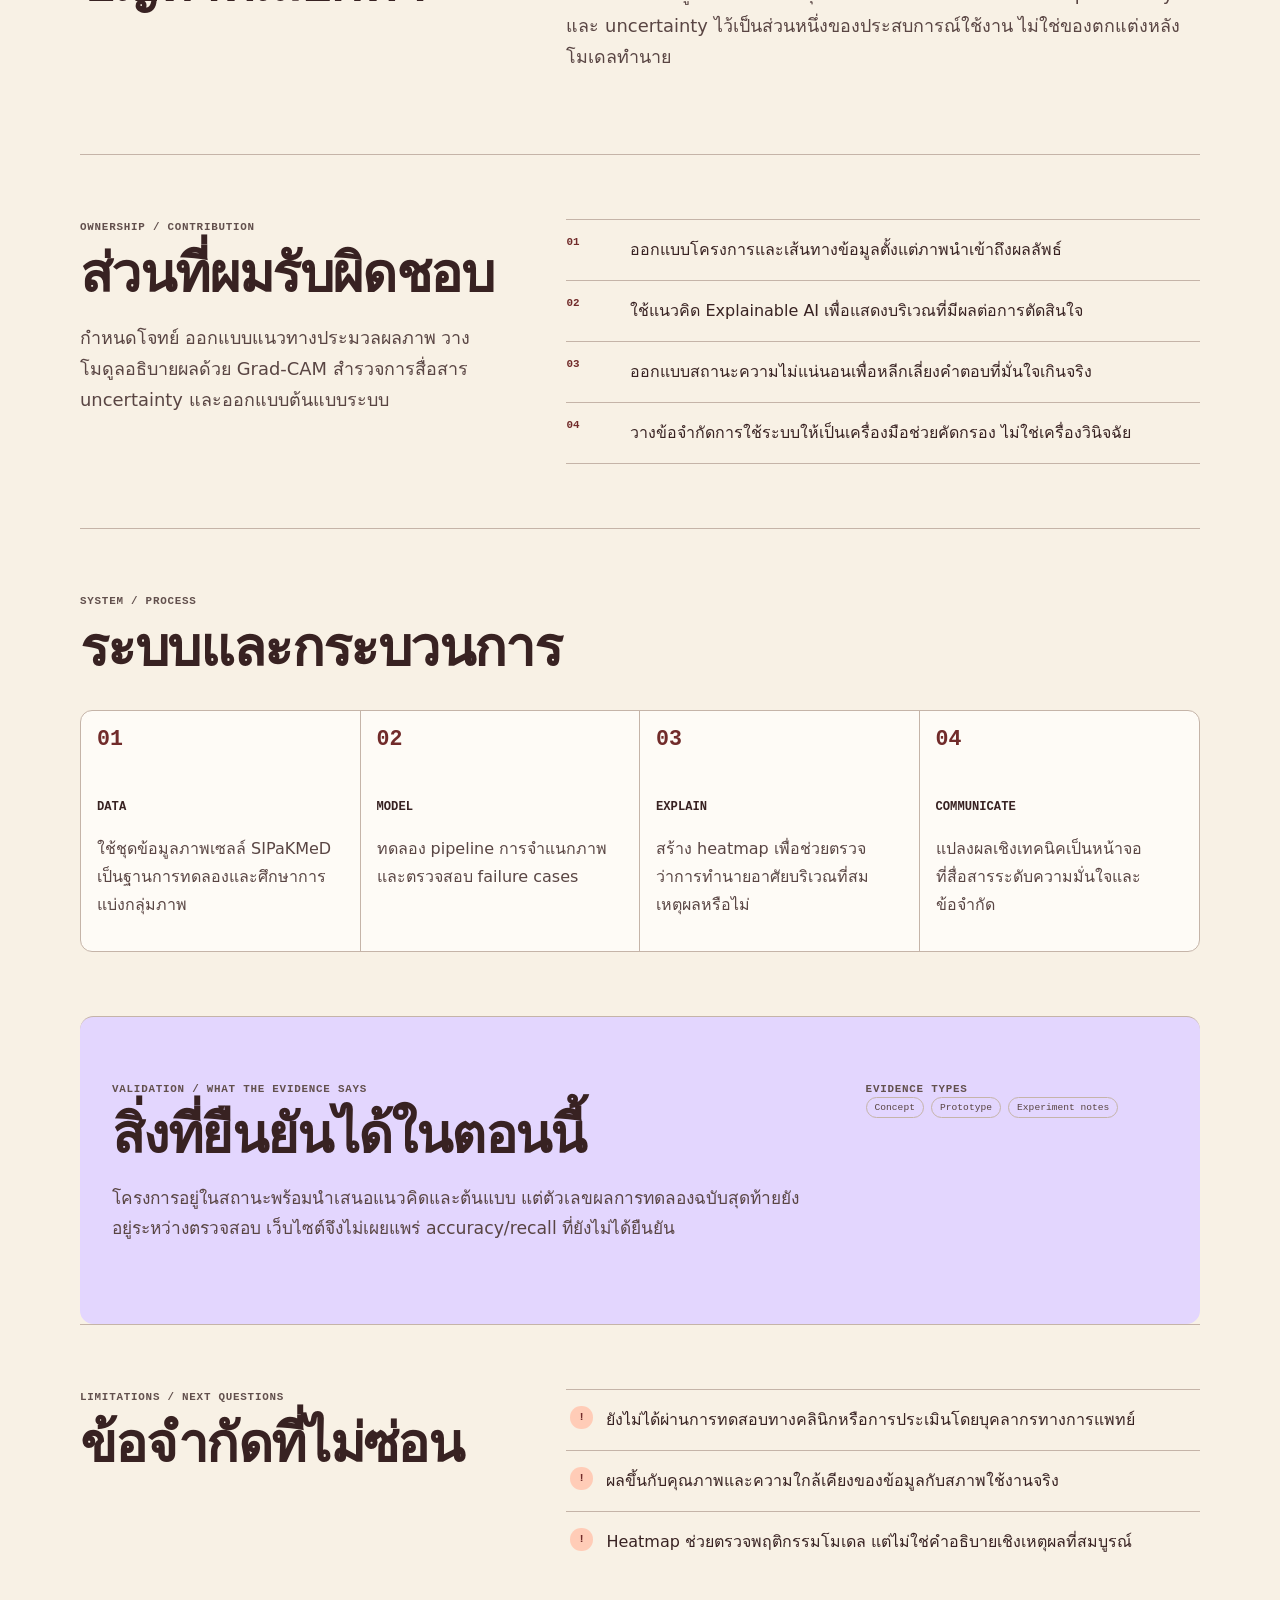
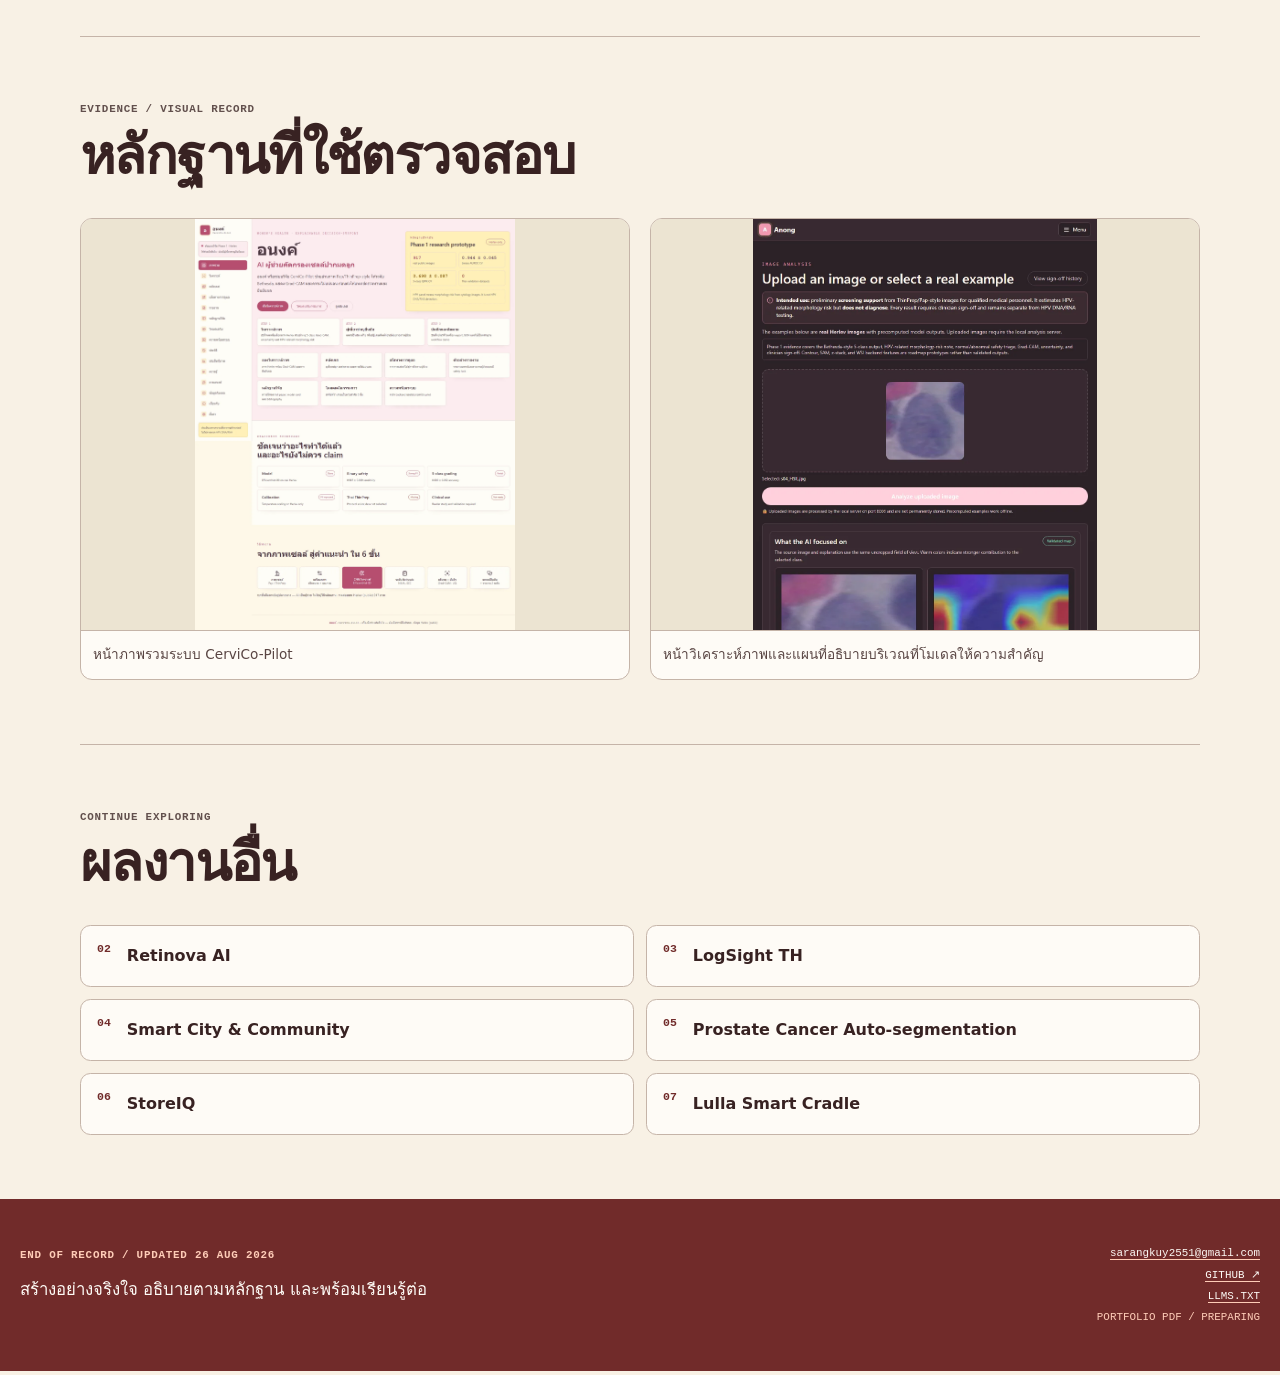
<file: projects/cervico-pilot/index.html>
<!doctype html>
<html lang="th">
<head>
  <meta charset="utf-8">
  <meta name="viewport" content="width=device-width, initial-scale=1">
  <meta name="theme-color" content="#f6f0e3">
  <meta name="referrer" content="no-referrer">
  <meta name="description" content="สำรวจว่าระบบคัดกรองด้วย Computer Vision จะอธิบายเหตุผลของผลลัพธ์ และสื่อสารความไม่แน่นอนได้อย่างไร โดยไม่ทำให้ผู้ใช้เชื่อโมเดลเกินขอบเขต">
  <meta property="og:title" content="CerviCo-Pilot — Surachat Yutthasil">
  <meta property="og:description" content="สำรวจว่าระบบคัดกรองด้วย Computer Vision จะอธิบายเหตุผลของผลลัพธ์ และสื่อสารความไม่แน่นอนได้อย่างไร โดยไม่ทำให้ผู้ใช้เชื่อโมเดลเกินขอบเขต">
  <meta property="og:type" content="website">
  <meta name="twitter:card" content="summary">
  <title>CerviCo-Pilot — Surachat Yutthasil</title>
  <link rel="icon" href="../../favicon.ico" sizes="any">
  <link rel="stylesheet" href="../../assets/site.css">
  <script src="../../assets/site.js" defer></script>
</head>
<body class="case-page">

<a class="skip-link" href="#main-content">ข้ามไปยังเนื้อหาหลัก</a>
<header class="site-header" data-header>
  <div class="shell header-inner">
    <a class="brand" href="../../index.html" aria-label="กลับหน้าแรก">
      <span class="brand-mark" aria-hidden="true"><b>SY</b><small>01</small></span>
      <span class="brand-copy"><b>SURACHAT</b><small>PORTFOLIO / 2026</small></span>
    </a>
    <button class="menu-toggle" type="button" aria-expanded="false" aria-controls="main-nav" data-menu-toggle>MENU</button>
    <nav class="main-nav" id="main-nav" aria-label="เมนูหลัก" data-menu>
      <a href="../../index.html#work">ผลงาน</a>
      <a href="../../index.html#sop">SOP</a>
      <a href="../../archive/">โปรเจกต์ทั้งหมด</a>
      <a href="../../index.html#evidence">หลักฐาน</a>
      <a href="../../index.html#research">วิจัย</a>
      <a href="../../index.html#experience">ประสบการณ์</a>
      <a href="../../index.html#about">เกี่ยวกับผม</a>
      <a class="nav-cta" href="mailto:sarangkuy2551@gmail.com">ติดต่อ</a>
    </nav>
  </div>
</header>
<main id="main-content">
  <article class="case-shell shell">
    <header class="case-hero reveal">
      <a class="back-link" href="../../index.html#work">← กลับไปหน้ารวมผลงาน</a>
      <div class="case-title-grid">
        <div>
          <p class="micro signal">PROJECT 01 / RESEARCH PROJECT</p>
          <h1>CerviCo-Pilot</h1>
          <p class="case-deck">Explainable AI สำหรับการคัดกรองภาพเซลล์ปากมดลูก</p>
        </div>
        <dl class="case-facts">
          <div><dt>ROLE</dt><dd>TEAM PROJECT</dd></div>
          <div><dt>STATUS</dt><dd>SUBMISSION-READY</dd></div>
          <div><dt>YEAR</dt><dd>2026</dd></div>
          <div><dt>FIELD</dt><dd>RESEARCH PROJECT</dd></div>
        </dl>
      </div>

<figure class="project-cover cover-orange">
  <img src="../../assets/media/cervico-overview.webp" alt="หน้าภาพรวมระบบ CerviCo-Pilot แสดงขั้นตอนวิเคราะห์เซลล์และขอบเขตการใช้งาน" loading="eager">
  <figcaption><span>REAL PROJECT VIEW</span><b>RESEARCH PROJECT</b></figcaption>
</figure>
      <p class="case-summary">สำรวจว่าระบบคัดกรองด้วย Computer Vision จะอธิบายเหตุผลของผลลัพธ์ และสื่อสารความไม่แน่นอนได้อย่างไร โดยไม่ทำให้ผู้ใช้เชื่อโมเดลเกินขอบเขต</p>
      <nav class="case-links" aria-label="ลิงก์ภายนอกของโครงการ"><a href="https://kla2009k.github.io/ANONG-Ai/" target="_blank" rel="noopener noreferrer">LIVE DEMO <span aria-hidden="true">↗</span></a><a href="https://github.com/kla2009k/ANONG-Ai" target="_blank" rel="noopener noreferrer">SOURCE <span aria-hidden="true">↗</span></a></nav>
      <div class="medical-note"><b>RESPONSIBLE USE</b><p>โครงการนี้เป็นการศึกษา/ต้นแบบและไม่ได้ใช้เพื่อวินิจฉัยโรค การตัดสินใจทางการแพทย์ต้องอยู่กับบุคลากรที่มีคุณสมบัติเหมาะสม</p></div>
    </header>

    <section class="case-section case-two-col" aria-labelledby="problem-title">
      <div><p class="micro">CONTEXT / PROBLEM</p><h2 id="problem-title">ปัญหาที่เลือกทำ</h2></div>
      <div class="case-prose"><p>AI ทางการแพทย์ไม่ได้ต้องการเพียงคำตอบ แต่ต้องทำให้ผู้ใช้เห็นว่าระบบสนใจบริเวณใด และรู้ว่าเมื่อใดควรหยุดเชื่อผลลัพธ์ โครงการนี้จึงวาง explainability และ uncertainty ไว้เป็นส่วนหนึ่งของประสบการณ์ใช้งาน ไม่ใช่ของตกแต่งหลังโมเดลทำนาย</p></div>
    </section>

    <section class="case-section case-two-col" aria-labelledby="role-title">
      <div><p class="micro">OWNERSHIP / CONTRIBUTION</p><h2 id="role-title">ส่วนที่ผมรับผิดชอบ</h2><p class="role-statement">กำหนดโจทย์ ออกแบบแนวทางประมวลผลภาพ วางโมดูลอธิบายผลด้วย Grad-CAM สำรวจการสื่อสาร uncertainty และออกแบบต้นแบบระบบ</p></div>
      <ul class="number-list"><li><span>01</span>ออกแบบโครงการและเส้นทางข้อมูลตั้งแต่ภาพนำเข้าถึงผลลัพธ์</li><li><span>02</span>ใช้แนวคิด Explainable AI เพื่อแสดงบริเวณที่มีผลต่อการตัดสินใจ</li><li><span>03</span>ออกแบบสถานะความไม่แน่นอนเพื่อหลีกเลี่ยงคำตอบที่มั่นใจเกินจริง</li><li><span>04</span>วางข้อจำกัดการใช้ระบบให้เป็นเครื่องมือช่วยคัดกรอง ไม่ใช่เครื่องวินิจฉัย</li></ul>
    </section>

    <section class="case-section" aria-labelledby="process-title">
      <p class="micro">SYSTEM / PROCESS</p><h2 id="process-title">ระบบและกระบวนการ</h2>
      <ol class="process-list"><li><span>01</span><div><b>DATA</b><p>ใช้ชุดข้อมูลภาพเซลล์ SIPaKMeD เป็นฐานการทดลองและศึกษาการแบ่งกลุ่มภาพ</p></div></li><li><span>02</span><div><b>MODEL</b><p>ทดลอง pipeline การจำแนกภาพและตรวจสอบ failure cases</p></div></li><li><span>03</span><div><b>EXPLAIN</b><p>สร้าง heatmap เพื่อช่วยตรวจว่าการทำนายอาศัยบริเวณที่สมเหตุผลหรือไม่</p></div></li><li><span>04</span><div><b>COMMUNICATE</b><p>แปลงผลเชิงเทคนิคเป็นหน้าจอที่สื่อสารระดับความมั่นใจและข้อจำกัด</p></div></li></ol>
    </section>

    <section class="case-section validation-panel" aria-labelledby="validation-title">
      <div><p class="micro">VALIDATION / WHAT THE EVIDENCE SAYS</p><h2 id="validation-title">สิ่งที่ยืนยันได้ในตอนนี้</h2><p>โครงการอยู่ในสถานะพร้อมนำเสนอแนวคิดและต้นแบบ แต่ตัวเลขผลการทดลองฉบับสุดท้ายยังอยู่ระหว่างตรวจสอบ เว็บไซต์จึงไม่เผยแพร่ accuracy/recall ที่ยังไม่ได้ยืนยัน</p></div>
      <div><p class="micro">EVIDENCE TYPES</p><div class="tag-row"><span class="tag">Concept</span><span class="tag">Prototype</span><span class="tag">Experiment notes</span></div></div>
    </section>

    <section class="case-section case-two-col" aria-labelledby="limits-title">
      <div><p class="micro">LIMITATIONS / NEXT QUESTIONS</p><h2 id="limits-title">ข้อจำกัดที่ไม่ซ่อน</h2></div>
      <ul class="limit-list"><li>ยังไม่ได้ผ่านการทดสอบทางคลินิกหรือการประเมินโดยบุคลากรทางการแพทย์</li><li>ผลขึ้นกับคุณภาพและความใกล้เคียงของข้อมูลกับสภาพใช้งานจริง</li><li>Heatmap ช่วยตรวจพฤติกรรมโมเดล แต่ไม่ใช่คำอธิบายเชิงเหตุผลที่สมบูรณ์</li></ul>
    </section>

    <section class="case-section case-gallery" aria-labelledby="gallery-title"><p class="micro">EVIDENCE / VISUAL RECORD</p><h2 id="gallery-title">หลักฐานที่ใช้ตรวจสอบ</h2><div class="gallery-grid"><figure><img src="../../assets/media/cervico-overview.webp" alt="หน้าภาพรวมระบบ CerviCo-Pilot" loading="lazy"><figcaption>หน้าภาพรวมระบบ CerviCo-Pilot</figcaption></figure><figure><img src="../../assets/media/cervico-analysis.webp" alt="หน้าวิเคราะห์ภาพและแผนที่อธิบายบริเวณที่โมเดลให้ความสำคัญ" loading="lazy"><figcaption>หน้าวิเคราะห์ภาพและแผนที่อธิบายบริเวณที่โมเดลให้ความสำคัญ</figcaption></figure></div></section>

    <section class="case-section next-projects" aria-labelledby="next-title">
      <p class="micro">CONTINUE EXPLORING</p><h2 id="next-title">ผลงานอื่น</h2><nav aria-label="ผลงานอื่น"><a href="../../projects/visioncare/"><span>02</span>Retinova AI</a><a href="../../projects/logsight-th/"><span>03</span>LogSight TH</a><a href="../../projects/tj-game-hackathon/"><span>04</span>Smart City &amp; Community</a><a href="../../projects/research-mentorship/"><span>05</span>Prostate Cancer Auto-segmentation</a><a href="../../projects/storeiq/"><span>06</span>StoreIQ</a><a href="../../projects/lulla-smart-cradle/"><span>07</span>Lulla Smart Cradle</a></nav>
    </section>
  </article>
</main>

<footer class="site-footer">
  <div class="shell footer-grid">
    <div>
      <p class="micro">END OF RECORD / UPDATED 26 AUG 2026</p>
      <p class="footer-title">สร้างอย่างจริงใจ อธิบายตามหลักฐาน และพร้อมเรียนรู้ต่อ</p>
    </div>
    <div class="footer-links">
      <a href="mailto:sarangkuy2551@gmail.com">sarangkuy2551@gmail.com</a>
      <a href="https://github.com/kla2009k" target="_blank" rel="noopener noreferrer">GITHUB ↗</a>
      <a href="../../llms.txt">LLMS.TXT</a>
      <span aria-label="Portfolio PDF กำลังจัดทำ">PORTFOLIO PDF / PREPARING</span>
    </div>
  </div>
</footer>
</body>
</html>
</file>
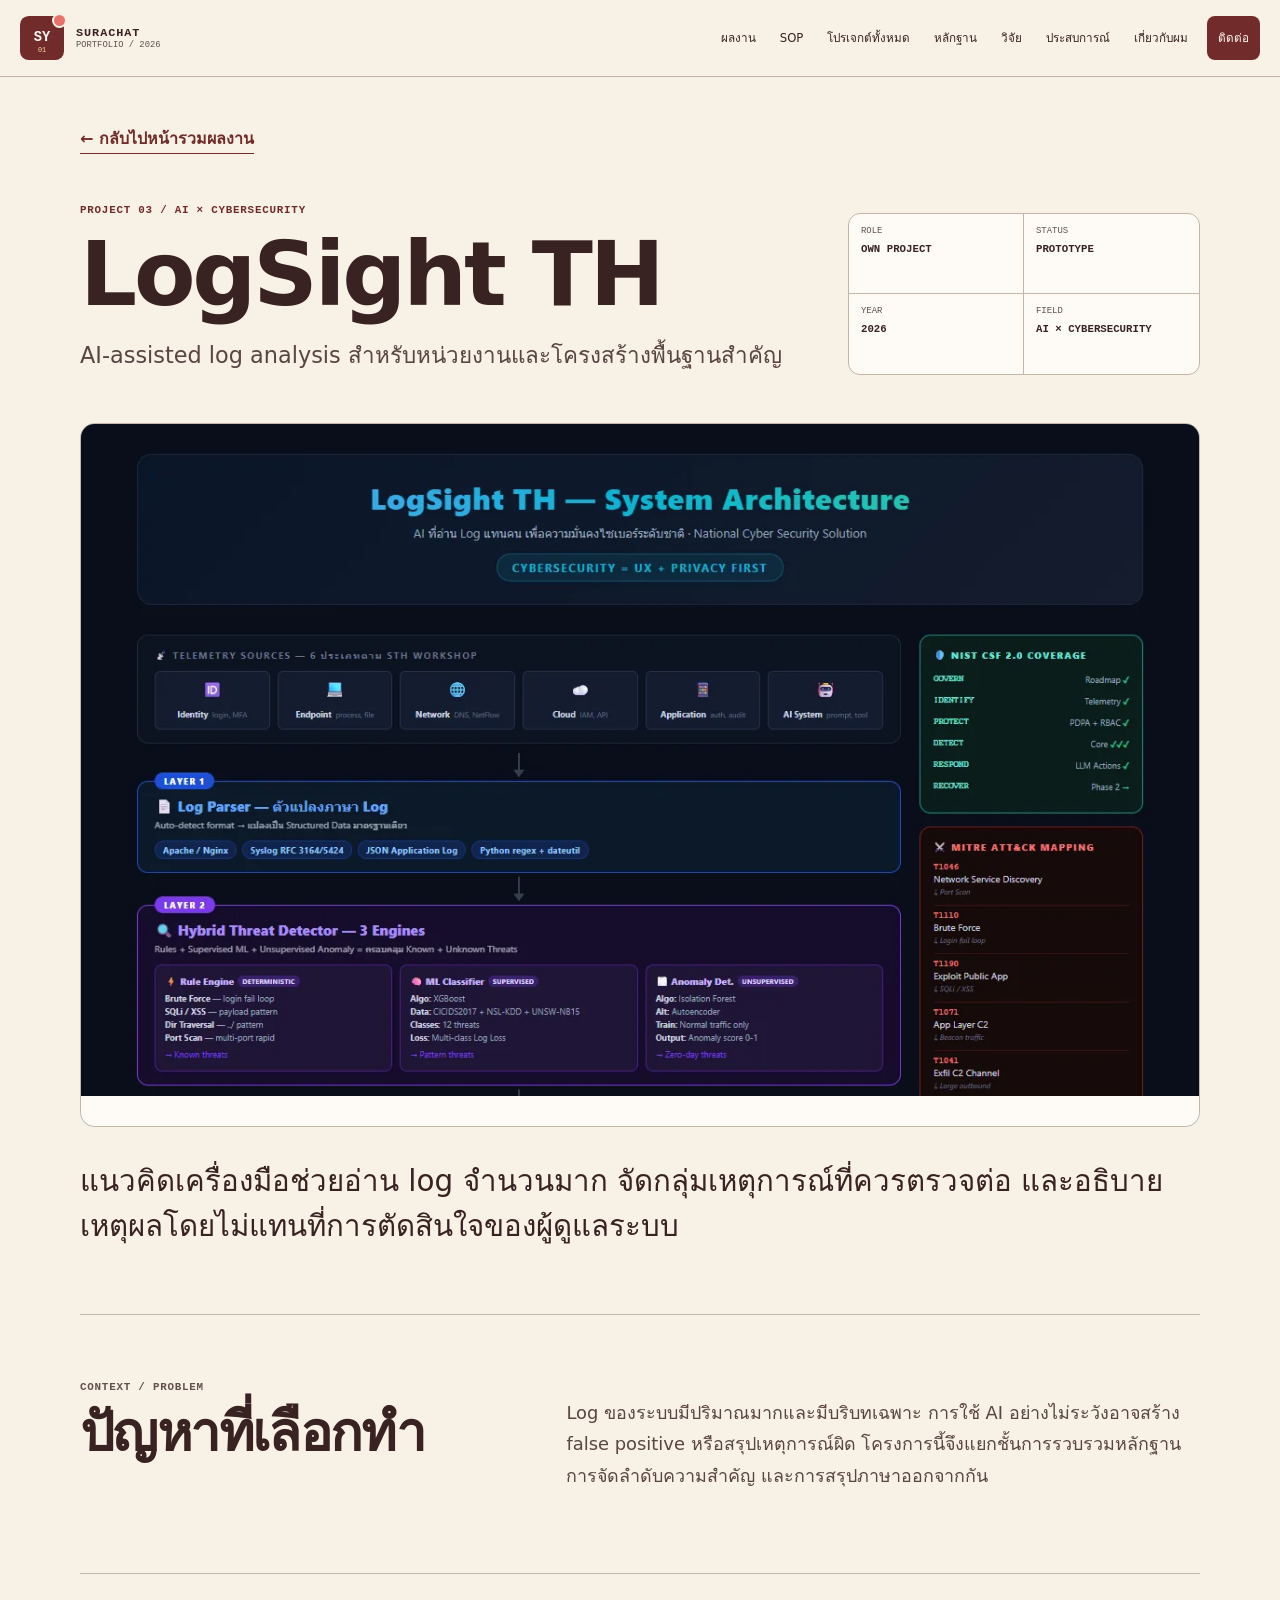
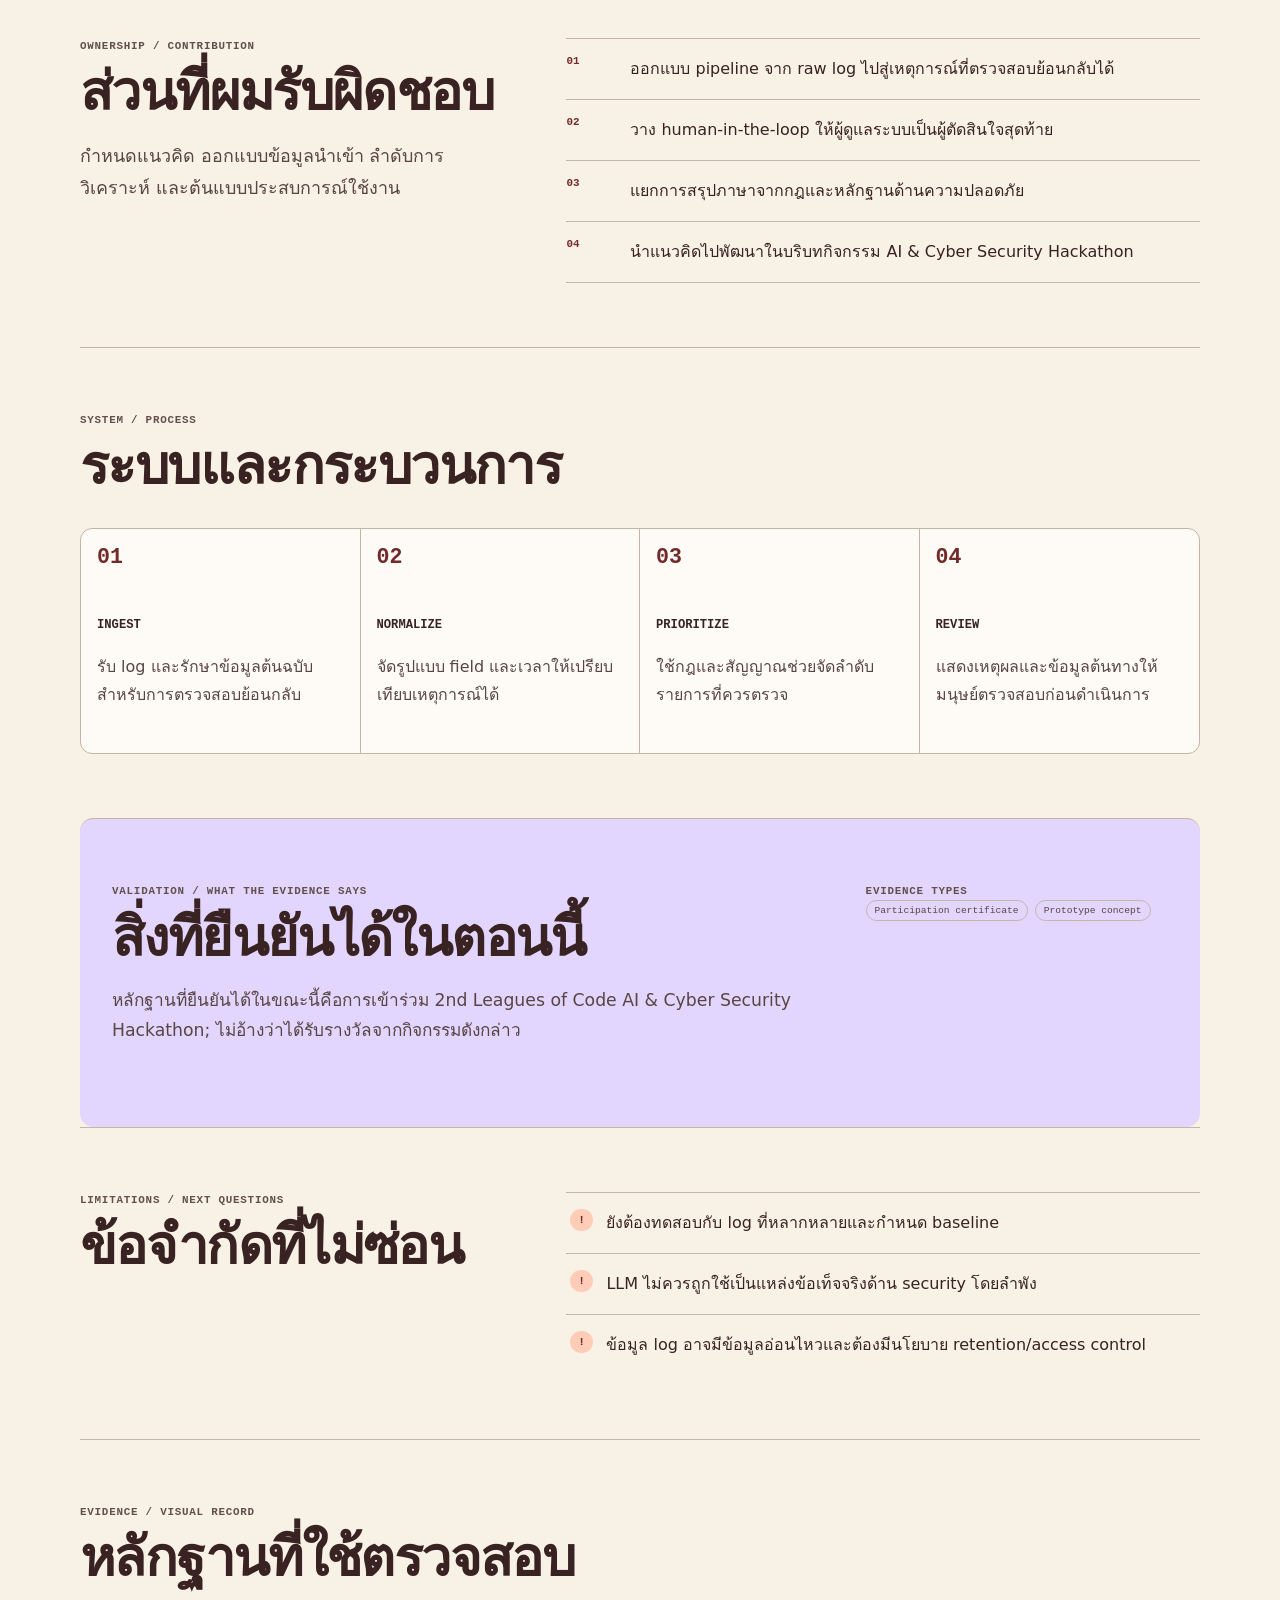
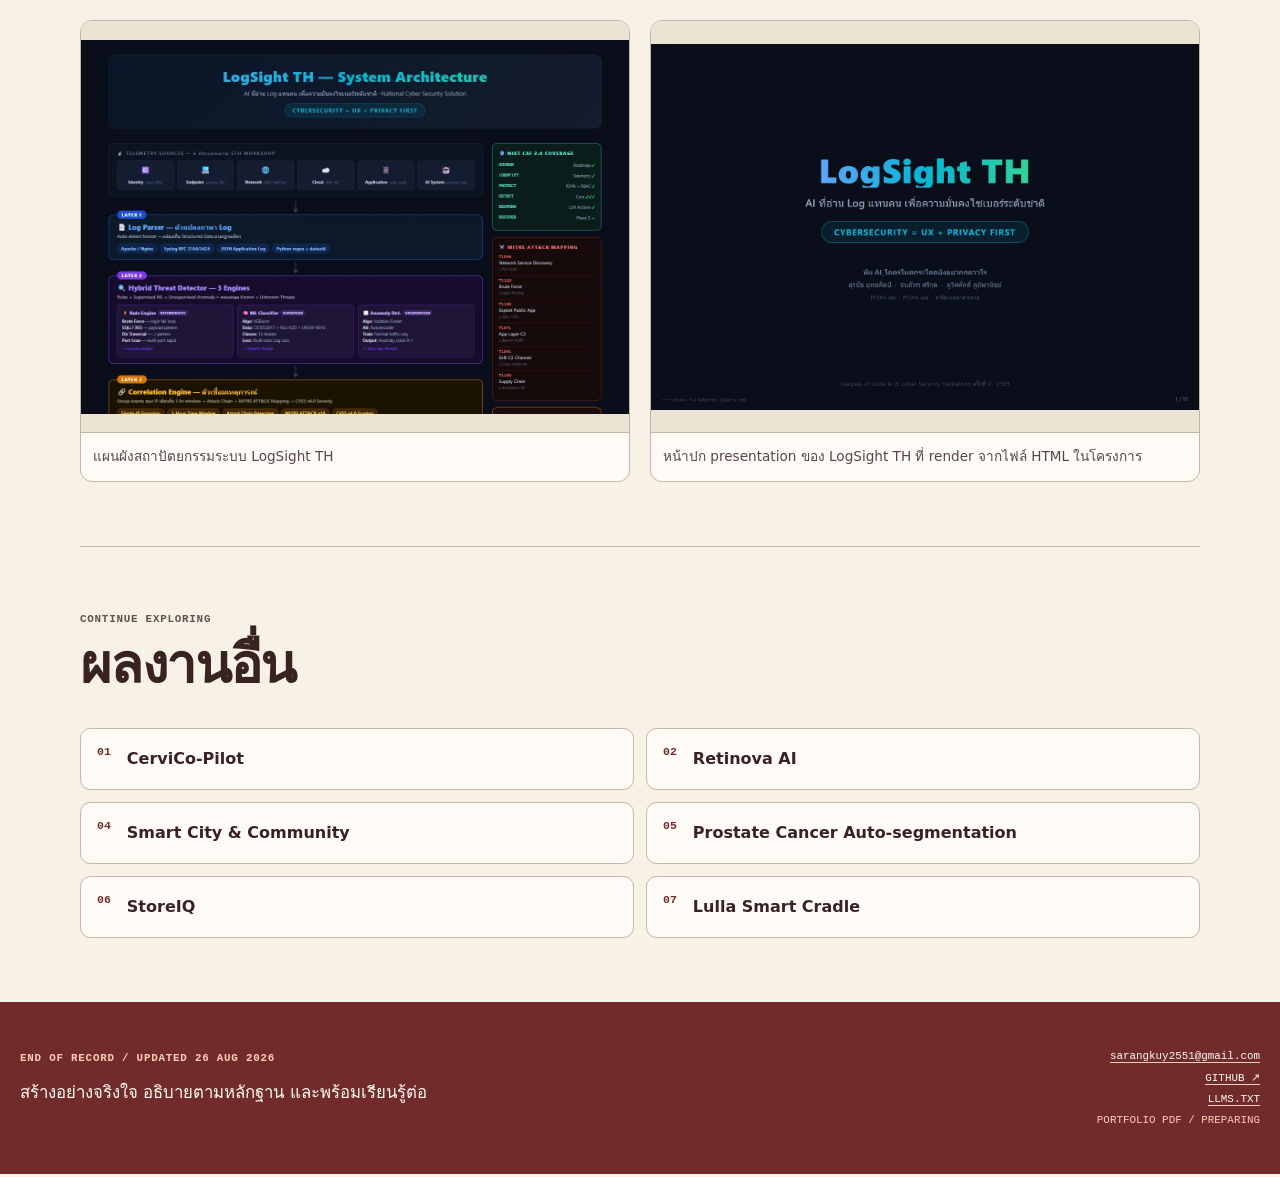
<file: projects/logsight-th/index.html>
<!doctype html>
<html lang="th">
<head>
  <meta charset="utf-8">
  <meta name="viewport" content="width=device-width, initial-scale=1">
  <meta name="theme-color" content="#f6f0e3">
  <meta name="referrer" content="no-referrer">
  <meta name="description" content="แนวคิดเครื่องมือช่วยอ่าน log จำนวนมาก จัดกลุ่มเหตุการณ์ที่ควรตรวจต่อ และอธิบายเหตุผลโดยไม่แทนที่การตัดสินใจของผู้ดูแลระบบ">
  <meta property="og:title" content="LogSight TH — Surachat Yutthasil">
  <meta property="og:description" content="แนวคิดเครื่องมือช่วยอ่าน log จำนวนมาก จัดกลุ่มเหตุการณ์ที่ควรตรวจต่อ และอธิบายเหตุผลโดยไม่แทนที่การตัดสินใจของผู้ดูแลระบบ">
  <meta property="og:type" content="website">
  <meta name="twitter:card" content="summary">
  <title>LogSight TH — Surachat Yutthasil</title>
  <link rel="icon" href="../../favicon.ico" sizes="any">
  <link rel="stylesheet" href="../../assets/site.css">
  <script src="../../assets/site.js" defer></script>
</head>
<body class="case-page">

<a class="skip-link" href="#main-content">ข้ามไปยังเนื้อหาหลัก</a>
<header class="site-header" data-header>
  <div class="shell header-inner">
    <a class="brand" href="../../index.html" aria-label="กลับหน้าแรก">
      <span class="brand-mark" aria-hidden="true"><b>SY</b><small>01</small></span>
      <span class="brand-copy"><b>SURACHAT</b><small>PORTFOLIO / 2026</small></span>
    </a>
    <button class="menu-toggle" type="button" aria-expanded="false" aria-controls="main-nav" data-menu-toggle>MENU</button>
    <nav class="main-nav" id="main-nav" aria-label="เมนูหลัก" data-menu>
      <a href="../../index.html#work">ผลงาน</a>
      <a href="../../index.html#sop">SOP</a>
      <a href="../../archive/">โปรเจกต์ทั้งหมด</a>
      <a href="../../index.html#evidence">หลักฐาน</a>
      <a href="../../index.html#research">วิจัย</a>
      <a href="../../index.html#experience">ประสบการณ์</a>
      <a href="../../index.html#about">เกี่ยวกับผม</a>
      <a class="nav-cta" href="mailto:sarangkuy2551@gmail.com">ติดต่อ</a>
    </nav>
  </div>
</header>
<main id="main-content">
  <article class="case-shell shell">
    <header class="case-hero reveal">
      <a class="back-link" href="../../index.html#work">← กลับไปหน้ารวมผลงาน</a>
      <div class="case-title-grid">
        <div>
          <p class="micro signal">PROJECT 03 / AI × CYBERSECURITY</p>
          <h1>LogSight TH</h1>
          <p class="case-deck">AI-assisted log analysis สำหรับหน่วยงานและโครงสร้างพื้นฐานสำคัญ</p>
        </div>
        <dl class="case-facts">
          <div><dt>ROLE</dt><dd>OWN PROJECT</dd></div>
          <div><dt>STATUS</dt><dd>PROTOTYPE</dd></div>
          <div><dt>YEAR</dt><dd>2026</dd></div>
          <div><dt>FIELD</dt><dd>AI × CYBERSECURITY</dd></div>
        </dl>
      </div>

<figure class="project-cover cover-blue">
  <img src="../../assets/media/logsight-architecture.webp" alt="แผนผังสถาปัตยกรรม LogSight TH ตั้งแต่ log parser ถึง threat detection" loading="eager">
  <figcaption><span>REAL PROJECT VIEW</span><b>AI × CYBERSECURITY</b></figcaption>
</figure>
      <p class="case-summary">แนวคิดเครื่องมือช่วยอ่าน log จำนวนมาก จัดกลุ่มเหตุการณ์ที่ควรตรวจต่อ และอธิบายเหตุผลโดยไม่แทนที่การตัดสินใจของผู้ดูแลระบบ</p>


    </header>

    <section class="case-section case-two-col" aria-labelledby="problem-title">
      <div><p class="micro">CONTEXT / PROBLEM</p><h2 id="problem-title">ปัญหาที่เลือกทำ</h2></div>
      <div class="case-prose"><p>Log ของระบบมีปริมาณมากและมีบริบทเฉพาะ การใช้ AI อย่างไม่ระวังอาจสร้าง false positive หรือสรุปเหตุการณ์ผิด โครงการนี้จึงแยกชั้นการรวบรวมหลักฐาน การจัดลำดับความสำคัญ และการสรุปภาษาออกจากกัน</p></div>
    </section>

    <section class="case-section case-two-col" aria-labelledby="role-title">
      <div><p class="micro">OWNERSHIP / CONTRIBUTION</p><h2 id="role-title">ส่วนที่ผมรับผิดชอบ</h2><p class="role-statement">กำหนดแนวคิด ออกแบบข้อมูลนำเข้า ลำดับการวิเคราะห์ และต้นแบบประสบการณ์ใช้งาน</p></div>
      <ul class="number-list"><li><span>01</span>ออกแบบ pipeline จาก raw log ไปสู่เหตุการณ์ที่ตรวจสอบย้อนกลับได้</li><li><span>02</span>วาง human-in-the-loop ให้ผู้ดูแลระบบเป็นผู้ตัดสินใจสุดท้าย</li><li><span>03</span>แยกการสรุปภาษาจากกฎและหลักฐานด้านความปลอดภัย</li><li><span>04</span>นำแนวคิดไปพัฒนาในบริบทกิจกรรม AI &amp; Cyber Security Hackathon</li></ul>
    </section>

    <section class="case-section" aria-labelledby="process-title">
      <p class="micro">SYSTEM / PROCESS</p><h2 id="process-title">ระบบและกระบวนการ</h2>
      <ol class="process-list"><li><span>01</span><div><b>INGEST</b><p>รับ log และรักษาข้อมูลต้นฉบับสำหรับการตรวจสอบย้อนกลับ</p></div></li><li><span>02</span><div><b>NORMALIZE</b><p>จัดรูปแบบ field และเวลาให้เปรียบเทียบเหตุการณ์ได้</p></div></li><li><span>03</span><div><b>PRIORITIZE</b><p>ใช้กฎและสัญญาณช่วยจัดลำดับรายการที่ควรตรวจ</p></div></li><li><span>04</span><div><b>REVIEW</b><p>แสดงเหตุผลและข้อมูลต้นทางให้มนุษย์ตรวจสอบก่อนดำเนินการ</p></div></li></ol>
    </section>

    <section class="case-section validation-panel" aria-labelledby="validation-title">
      <div><p class="micro">VALIDATION / WHAT THE EVIDENCE SAYS</p><h2 id="validation-title">สิ่งที่ยืนยันได้ในตอนนี้</h2><p>หลักฐานที่ยืนยันได้ในขณะนี้คือการเข้าร่วม 2nd Leagues of Code AI &amp; Cyber Security Hackathon; ไม่อ้างว่าได้รับรางวัลจากกิจกรรมดังกล่าว</p></div>
      <div><p class="micro">EVIDENCE TYPES</p><div class="tag-row"><span class="tag">Participation certificate</span><span class="tag">Prototype concept</span></div></div>
    </section>

    <section class="case-section case-two-col" aria-labelledby="limits-title">
      <div><p class="micro">LIMITATIONS / NEXT QUESTIONS</p><h2 id="limits-title">ข้อจำกัดที่ไม่ซ่อน</h2></div>
      <ul class="limit-list"><li>ยังต้องทดสอบกับ log ที่หลากหลายและกำหนด baseline</li><li>LLM ไม่ควรถูกใช้เป็นแหล่งข้อเท็จจริงด้าน security โดยลำพัง</li><li>ข้อมูล log อาจมีข้อมูลอ่อนไหวและต้องมีนโยบาย retention/access control</li></ul>
    </section>

    <section class="case-section case-gallery" aria-labelledby="gallery-title"><p class="micro">EVIDENCE / VISUAL RECORD</p><h2 id="gallery-title">หลักฐานที่ใช้ตรวจสอบ</h2><div class="gallery-grid"><figure><img src="../../assets/media/logsight-architecture.webp" alt="แผนผังสถาปัตยกรรมระบบ LogSight TH" loading="lazy"><figcaption>แผนผังสถาปัตยกรรมระบบ LogSight TH</figcaption></figure><figure><img src="../../assets/media/logsight-slides.webp" alt="หน้าปก presentation ของ LogSight TH ที่ render จากไฟล์ HTML ในโครงการ" loading="lazy"><figcaption>หน้าปก presentation ของ LogSight TH ที่ render จากไฟล์ HTML ในโครงการ</figcaption></figure></div></section>

    <section class="case-section next-projects" aria-labelledby="next-title">
      <p class="micro">CONTINUE EXPLORING</p><h2 id="next-title">ผลงานอื่น</h2><nav aria-label="ผลงานอื่น"><a href="../../projects/cervico-pilot/"><span>01</span>CerviCo-Pilot</a><a href="../../projects/visioncare/"><span>02</span>Retinova AI</a><a href="../../projects/tj-game-hackathon/"><span>04</span>Smart City &amp; Community</a><a href="../../projects/research-mentorship/"><span>05</span>Prostate Cancer Auto-segmentation</a><a href="../../projects/storeiq/"><span>06</span>StoreIQ</a><a href="../../projects/lulla-smart-cradle/"><span>07</span>Lulla Smart Cradle</a></nav>
    </section>
  </article>
</main>

<footer class="site-footer">
  <div class="shell footer-grid">
    <div>
      <p class="micro">END OF RECORD / UPDATED 26 AUG 2026</p>
      <p class="footer-title">สร้างอย่างจริงใจ อธิบายตามหลักฐาน และพร้อมเรียนรู้ต่อ</p>
    </div>
    <div class="footer-links">
      <a href="mailto:sarangkuy2551@gmail.com">sarangkuy2551@gmail.com</a>
      <a href="https://github.com/kla2009k" target="_blank" rel="noopener noreferrer">GITHUB ↗</a>
      <a href="../../llms.txt">LLMS.TXT</a>
      <span aria-label="Portfolio PDF กำลังจัดทำ">PORTFOLIO PDF / PREPARING</span>
    </div>
  </div>
</footer>
</body>
</html>
</file>
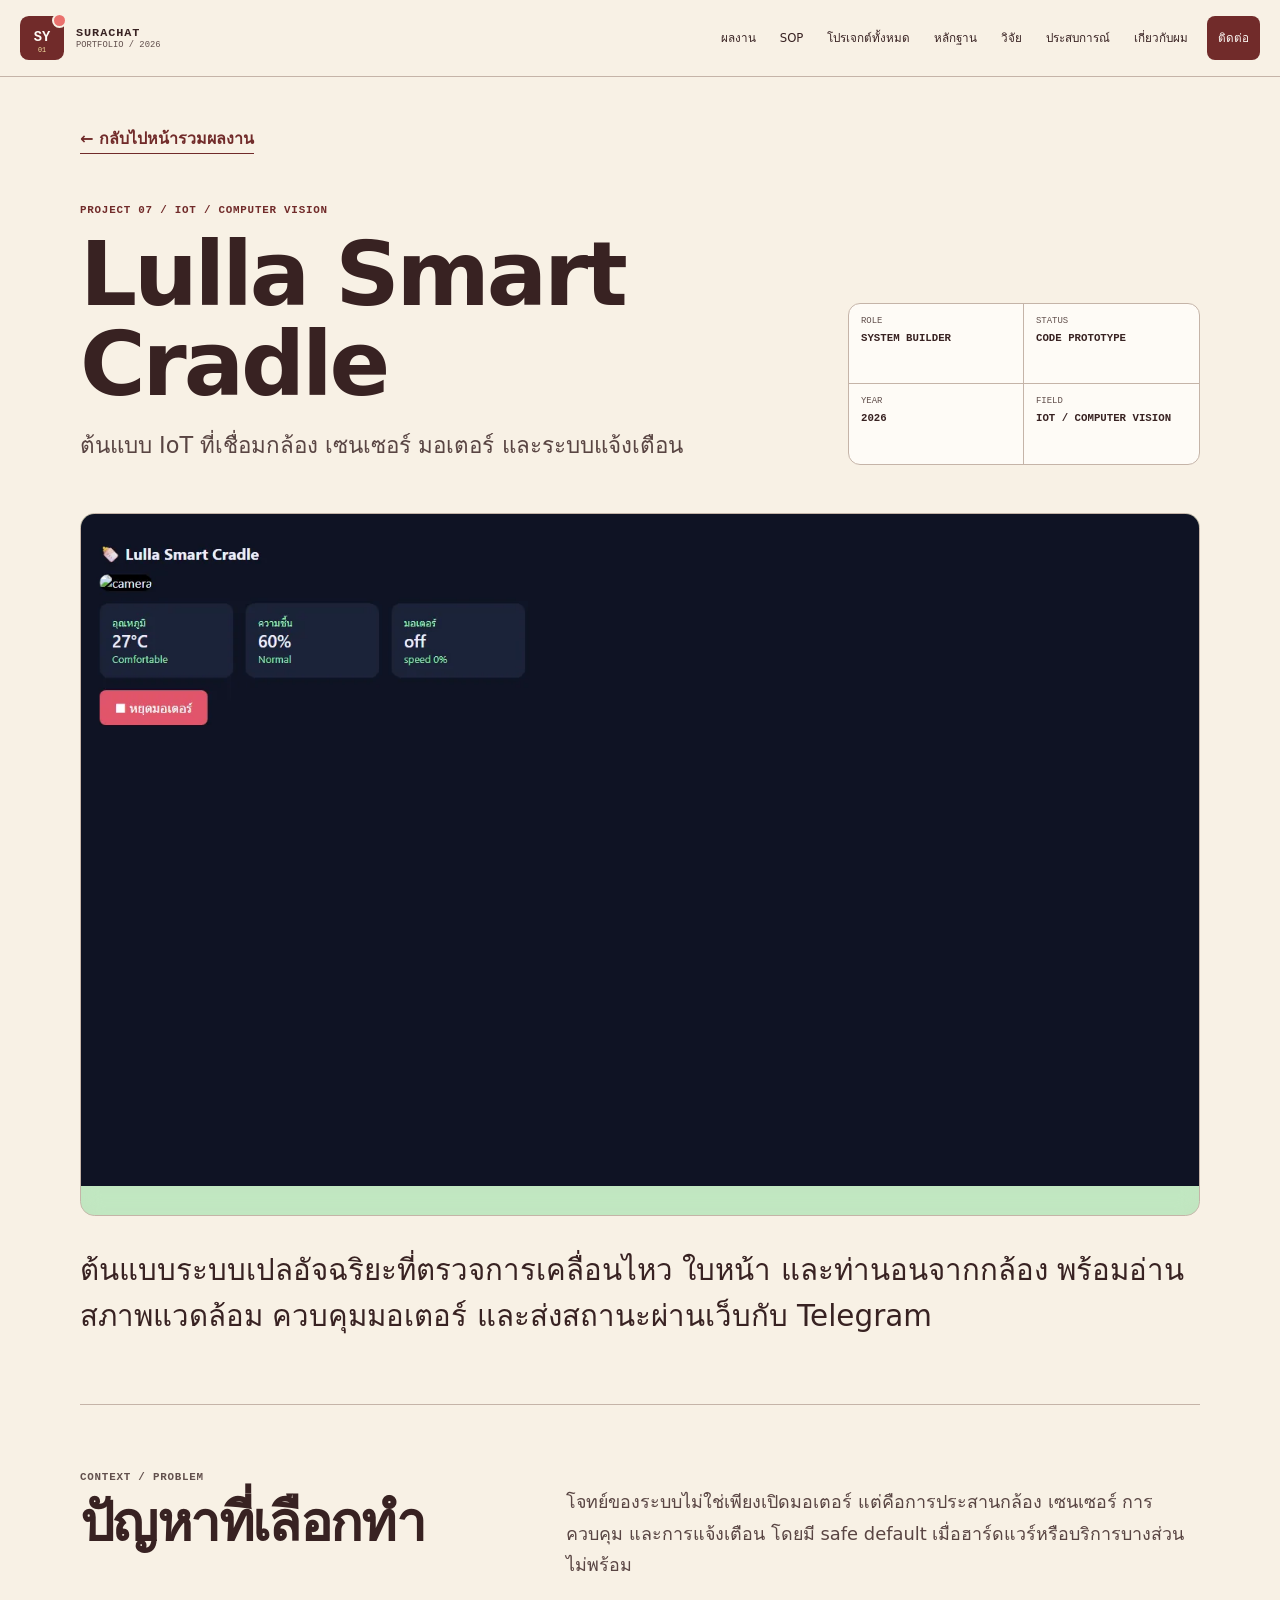
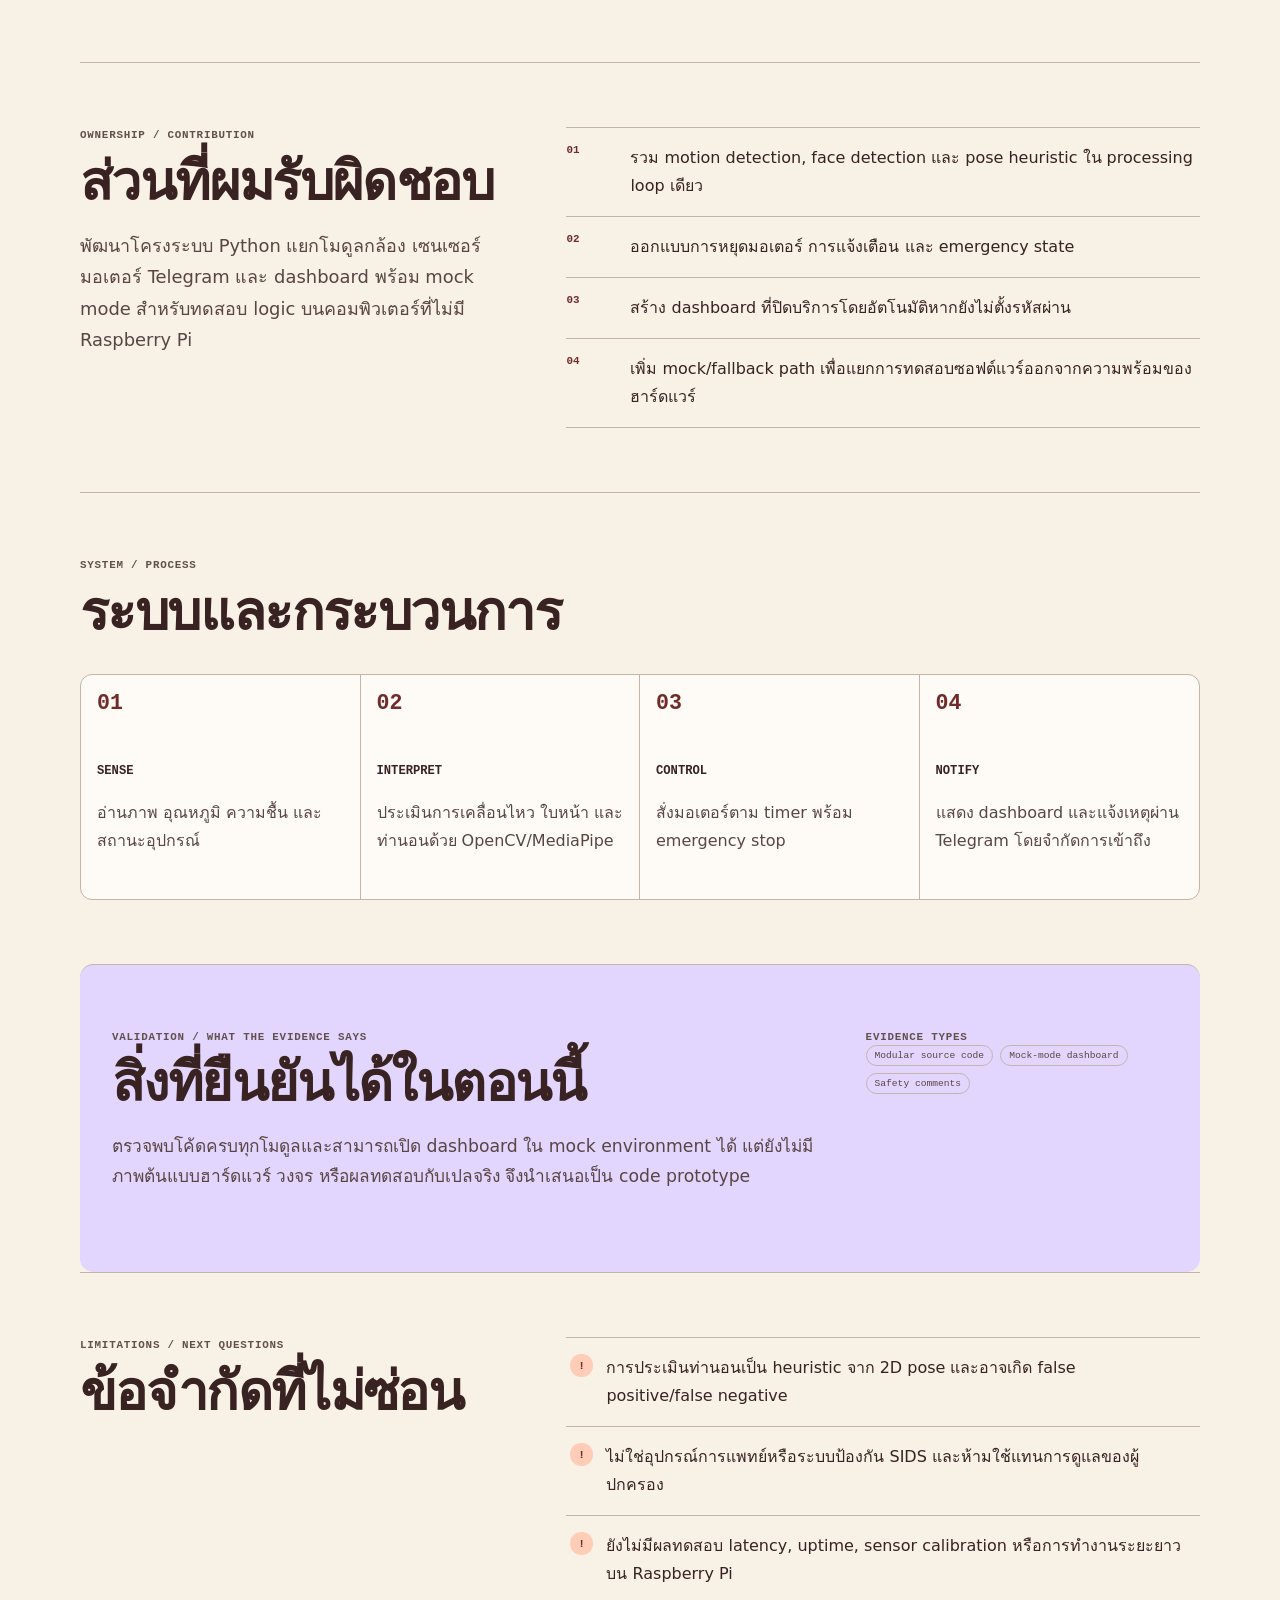
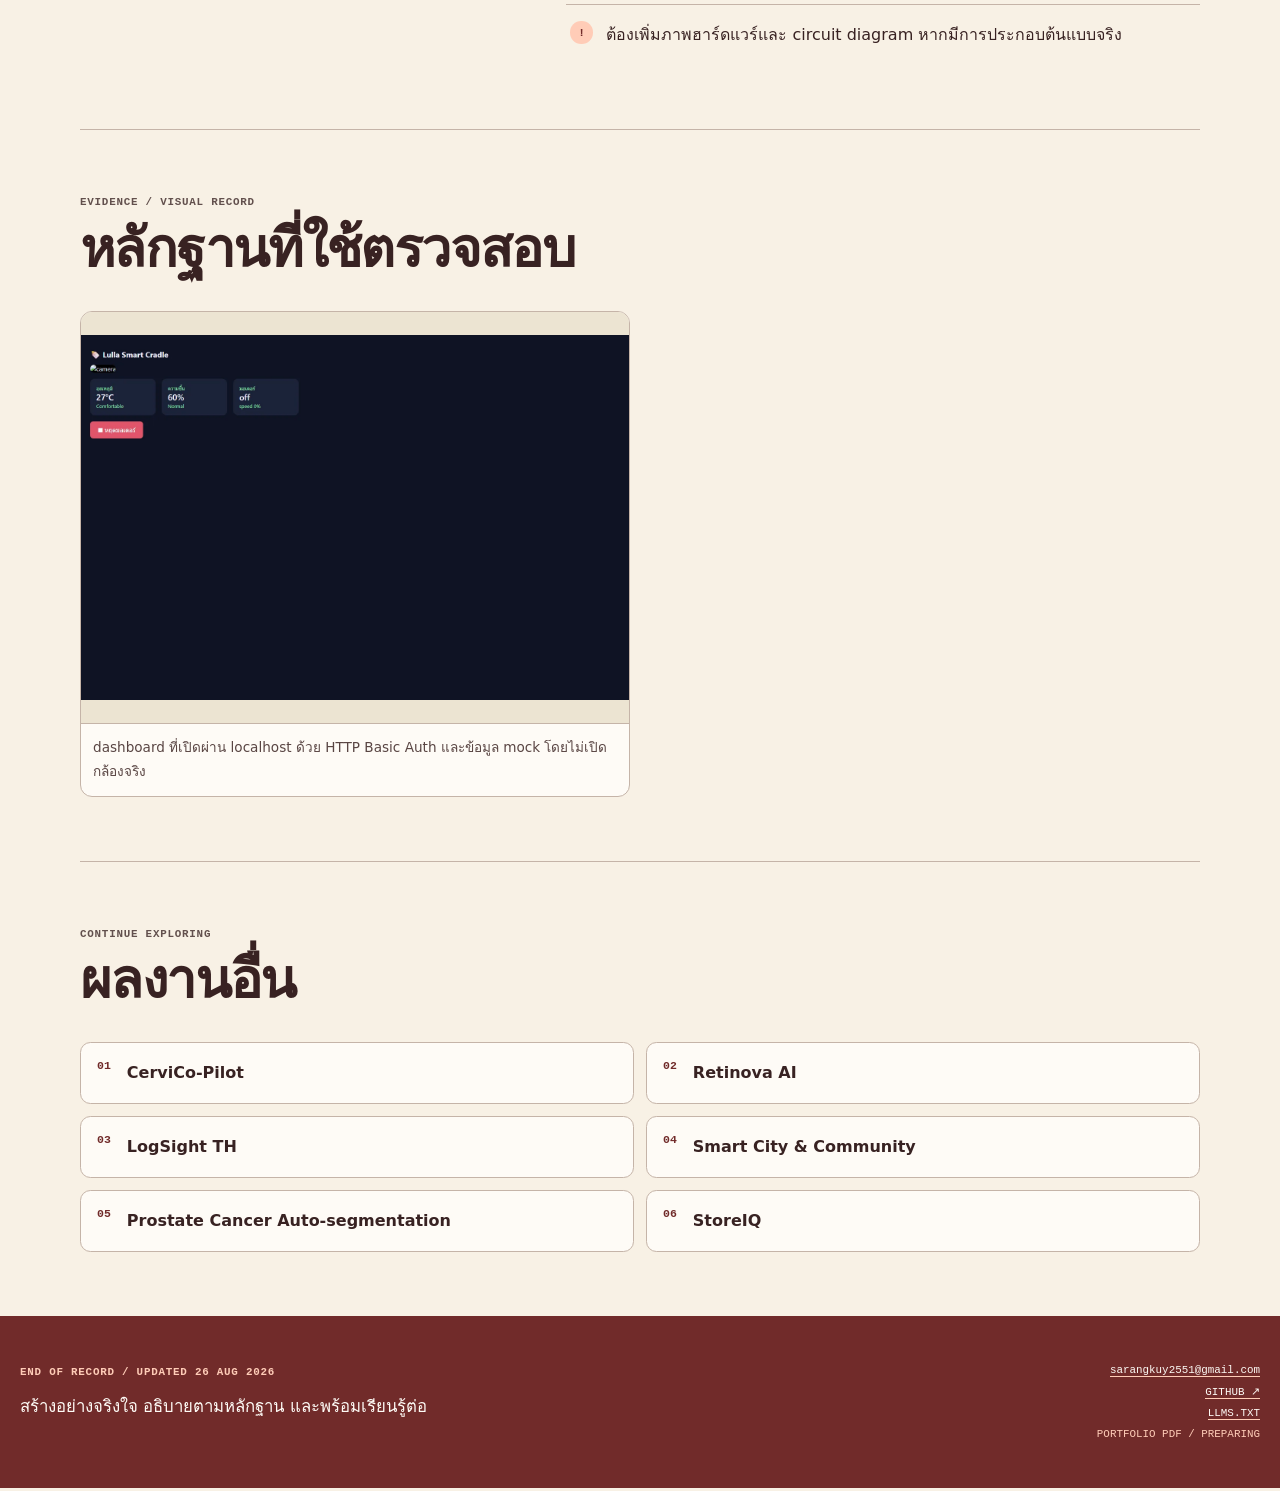
<file: projects/lulla-smart-cradle/index.html>
<!doctype html>
<html lang="th">
<head>
  <meta charset="utf-8">
  <meta name="viewport" content="width=device-width, initial-scale=1">
  <meta name="theme-color" content="#f6f0e3">
  <meta name="referrer" content="no-referrer">
  <meta name="description" content="ต้นแบบระบบเปลอัจฉริยะที่ตรวจการเคลื่อนไหว ใบหน้า และท่านอนจากกล้อง พร้อมอ่านสภาพแวดล้อม ควบคุมมอเตอร์ และส่งสถานะผ่านเว็บกับ Telegram">
  <meta property="og:title" content="Lulla Smart Cradle — Surachat Yutthasil">
  <meta property="og:description" content="ต้นแบบระบบเปลอัจฉริยะที่ตรวจการเคลื่อนไหว ใบหน้า และท่านอนจากกล้อง พร้อมอ่านสภาพแวดล้อม ควบคุมมอเตอร์ และส่งสถานะผ่านเว็บกับ Telegram">
  <meta property="og:type" content="website">
  <meta name="twitter:card" content="summary">
  <title>Lulla Smart Cradle — Surachat Yutthasil</title>
  <link rel="icon" href="../../favicon.ico" sizes="any">
  <link rel="stylesheet" href="../../assets/site.css">
  <script src="../../assets/site.js" defer></script>
</head>
<body class="case-page">

<a class="skip-link" href="#main-content">ข้ามไปยังเนื้อหาหลัก</a>
<header class="site-header" data-header>
  <div class="shell header-inner">
    <a class="brand" href="../../index.html" aria-label="กลับหน้าแรก">
      <span class="brand-mark" aria-hidden="true"><b>SY</b><small>01</small></span>
      <span class="brand-copy"><b>SURACHAT</b><small>PORTFOLIO / 2026</small></span>
    </a>
    <button class="menu-toggle" type="button" aria-expanded="false" aria-controls="main-nav" data-menu-toggle>MENU</button>
    <nav class="main-nav" id="main-nav" aria-label="เมนูหลัก" data-menu>
      <a href="../../index.html#work">ผลงาน</a>
      <a href="../../index.html#sop">SOP</a>
      <a href="../../archive/">โปรเจกต์ทั้งหมด</a>
      <a href="../../index.html#evidence">หลักฐาน</a>
      <a href="../../index.html#research">วิจัย</a>
      <a href="../../index.html#experience">ประสบการณ์</a>
      <a href="../../index.html#about">เกี่ยวกับผม</a>
      <a class="nav-cta" href="mailto:sarangkuy2551@gmail.com">ติดต่อ</a>
    </nav>
  </div>
</header>
<main id="main-content">
  <article class="case-shell shell">
    <header class="case-hero reveal">
      <a class="back-link" href="../../index.html#work">← กลับไปหน้ารวมผลงาน</a>
      <div class="case-title-grid">
        <div>
          <p class="micro signal">PROJECT 07 / IOT / COMPUTER VISION</p>
          <h1>Lulla Smart Cradle</h1>
          <p class="case-deck">ต้นแบบ IoT ที่เชื่อมกล้อง เซนเซอร์ มอเตอร์ และระบบแจ้งเตือน</p>
        </div>
        <dl class="case-facts">
          <div><dt>ROLE</dt><dd>SYSTEM BUILDER</dd></div>
          <div><dt>STATUS</dt><dd>CODE PROTOTYPE</dd></div>
          <div><dt>YEAR</dt><dd>2026</dd></div>
          <div><dt>FIELD</dt><dd>IOT / COMPUTER VISION</dd></div>
        </dl>
      </div>

<figure class="project-cover cover-green">
  <img src="../../assets/media/lulla-dashboard.webp" alt="หน้า dashboard ของ Lulla Smart Cradle แสดงอุณหภูมิ ความชื้น และสถานะมอเตอร์ใน mock mode" loading="eager">
  <figcaption><span>REAL PROJECT VIEW</span><b>IOT / COMPUTER VISION</b></figcaption>
</figure>
      <p class="case-summary">ต้นแบบระบบเปลอัจฉริยะที่ตรวจการเคลื่อนไหว ใบหน้า และท่านอนจากกล้อง พร้อมอ่านสภาพแวดล้อม ควบคุมมอเตอร์ และส่งสถานะผ่านเว็บกับ Telegram</p>


    </header>

    <section class="case-section case-two-col" aria-labelledby="problem-title">
      <div><p class="micro">CONTEXT / PROBLEM</p><h2 id="problem-title">ปัญหาที่เลือกทำ</h2></div>
      <div class="case-prose"><p>โจทย์ของระบบไม่ใช่เพียงเปิดมอเตอร์ แต่คือการประสานกล้อง เซนเซอร์ การควบคุม และการแจ้งเตือน โดยมี safe default เมื่อฮาร์ดแวร์หรือบริการบางส่วนไม่พร้อม</p></div>
    </section>

    <section class="case-section case-two-col" aria-labelledby="role-title">
      <div><p class="micro">OWNERSHIP / CONTRIBUTION</p><h2 id="role-title">ส่วนที่ผมรับผิดชอบ</h2><p class="role-statement">พัฒนาโครงระบบ Python แยกโมดูลกล้อง เซนเซอร์ มอเตอร์ Telegram และ dashboard พร้อม mock mode สำหรับทดสอบ logic บนคอมพิวเตอร์ที่ไม่มี Raspberry Pi</p></div>
      <ul class="number-list"><li><span>01</span>รวม motion detection, face detection และ pose heuristic ใน processing loop เดียว</li><li><span>02</span>ออกแบบการหยุดมอเตอร์ การแจ้งเตือน และ emergency state</li><li><span>03</span>สร้าง dashboard ที่ปิดบริการโดยอัตโนมัติหากยังไม่ตั้งรหัสผ่าน</li><li><span>04</span>เพิ่ม mock/fallback path เพื่อแยกการทดสอบซอฟต์แวร์ออกจากความพร้อมของฮาร์ดแวร์</li></ul>
    </section>

    <section class="case-section" aria-labelledby="process-title">
      <p class="micro">SYSTEM / PROCESS</p><h2 id="process-title">ระบบและกระบวนการ</h2>
      <ol class="process-list"><li><span>01</span><div><b>SENSE</b><p>อ่านภาพ อุณหภูมิ ความชื้น และสถานะอุปกรณ์</p></div></li><li><span>02</span><div><b>INTERPRET</b><p>ประเมินการเคลื่อนไหว ใบหน้า และท่านอนด้วย OpenCV/MediaPipe</p></div></li><li><span>03</span><div><b>CONTROL</b><p>สั่งมอเตอร์ตาม timer พร้อม emergency stop</p></div></li><li><span>04</span><div><b>NOTIFY</b><p>แสดง dashboard และแจ้งเหตุผ่าน Telegram โดยจำกัดการเข้าถึง</p></div></li></ol>
    </section>

    <section class="case-section validation-panel" aria-labelledby="validation-title">
      <div><p class="micro">VALIDATION / WHAT THE EVIDENCE SAYS</p><h2 id="validation-title">สิ่งที่ยืนยันได้ในตอนนี้</h2><p>ตรวจพบโค้ดครบทุกโมดูลและสามารถเปิด dashboard ใน mock environment ได้ แต่ยังไม่มีภาพต้นแบบฮาร์ดแวร์ วงจร หรือผลทดสอบกับเปลจริง จึงนำเสนอเป็น code prototype</p></div>
      <div><p class="micro">EVIDENCE TYPES</p><div class="tag-row"><span class="tag">Modular source code</span><span class="tag">Mock-mode dashboard</span><span class="tag">Safety comments</span></div></div>
    </section>

    <section class="case-section case-two-col" aria-labelledby="limits-title">
      <div><p class="micro">LIMITATIONS / NEXT QUESTIONS</p><h2 id="limits-title">ข้อจำกัดที่ไม่ซ่อน</h2></div>
      <ul class="limit-list"><li>การประเมินท่านอนเป็น heuristic จาก 2D pose และอาจเกิด false positive/false negative</li><li>ไม่ใช่อุปกรณ์การแพทย์หรือระบบป้องกัน SIDS และห้ามใช้แทนการดูแลของผู้ปกครอง</li><li>ยังไม่มีผลทดสอบ latency, uptime, sensor calibration หรือการทำงานระยะยาวบน Raspberry Pi</li><li>ต้องเพิ่มภาพฮาร์ดแวร์และ circuit diagram หากมีการประกอบต้นแบบจริง</li></ul>
    </section>

    <section class="case-section case-gallery" aria-labelledby="gallery-title"><p class="micro">EVIDENCE / VISUAL RECORD</p><h2 id="gallery-title">หลักฐานที่ใช้ตรวจสอบ</h2><div class="gallery-grid"><figure><img src="../../assets/media/lulla-dashboard.webp" alt="dashboard ที่เปิดผ่าน localhost ด้วย HTTP Basic Auth และข้อมูล mock โดยไม่เปิดกล้องจริง" loading="lazy"><figcaption>dashboard ที่เปิดผ่าน localhost ด้วย HTTP Basic Auth และข้อมูล mock โดยไม่เปิดกล้องจริง</figcaption></figure></div></section>

    <section class="case-section next-projects" aria-labelledby="next-title">
      <p class="micro">CONTINUE EXPLORING</p><h2 id="next-title">ผลงานอื่น</h2><nav aria-label="ผลงานอื่น"><a href="../../projects/cervico-pilot/"><span>01</span>CerviCo-Pilot</a><a href="../../projects/visioncare/"><span>02</span>Retinova AI</a><a href="../../projects/logsight-th/"><span>03</span>LogSight TH</a><a href="../../projects/tj-game-hackathon/"><span>04</span>Smart City &amp; Community</a><a href="../../projects/research-mentorship/"><span>05</span>Prostate Cancer Auto-segmentation</a><a href="../../projects/storeiq/"><span>06</span>StoreIQ</a></nav>
    </section>
  </article>
</main>

<footer class="site-footer">
  <div class="shell footer-grid">
    <div>
      <p class="micro">END OF RECORD / UPDATED 26 AUG 2026</p>
      <p class="footer-title">สร้างอย่างจริงใจ อธิบายตามหลักฐาน และพร้อมเรียนรู้ต่อ</p>
    </div>
    <div class="footer-links">
      <a href="mailto:sarangkuy2551@gmail.com">sarangkuy2551@gmail.com</a>
      <a href="https://github.com/kla2009k" target="_blank" rel="noopener noreferrer">GITHUB ↗</a>
      <a href="../../llms.txt">LLMS.TXT</a>
      <span aria-label="Portfolio PDF กำลังจัดทำ">PORTFOLIO PDF / PREPARING</span>
    </div>
  </div>
</footer>
</body>
</html>
</file>
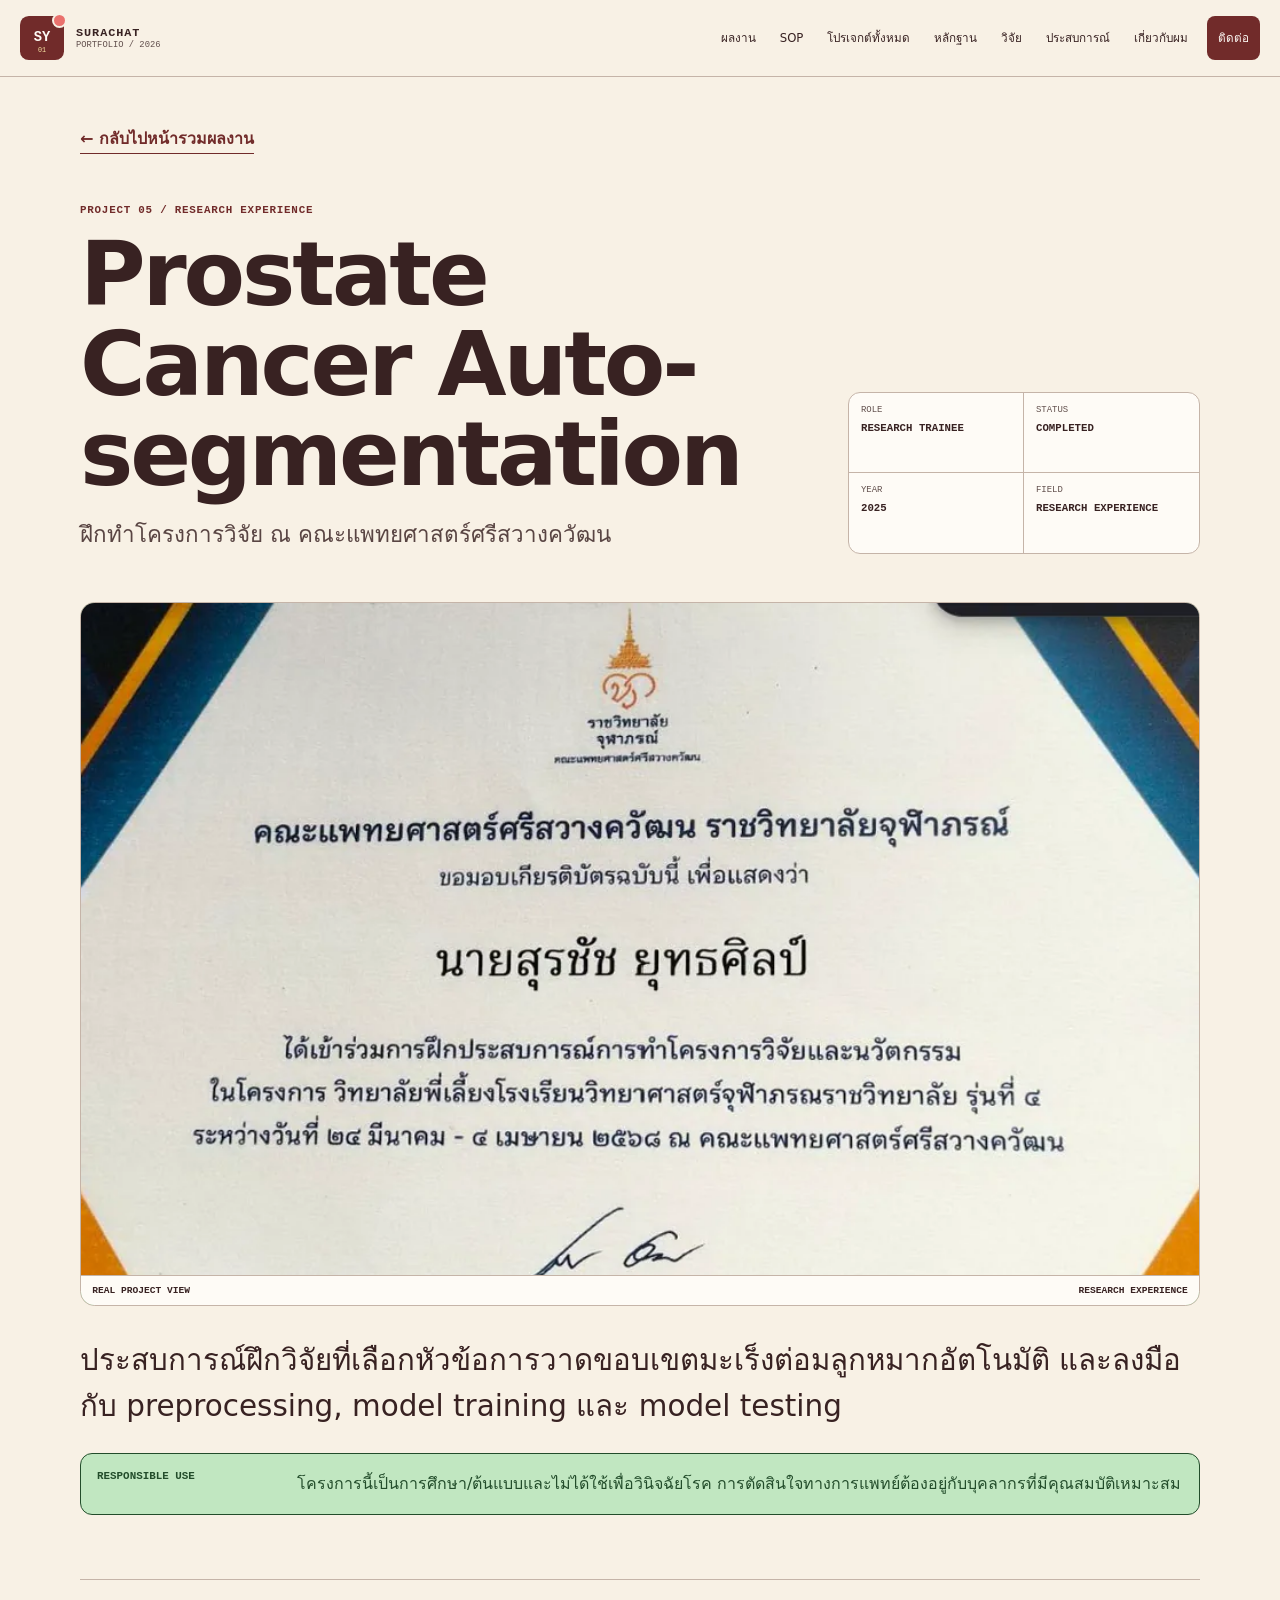
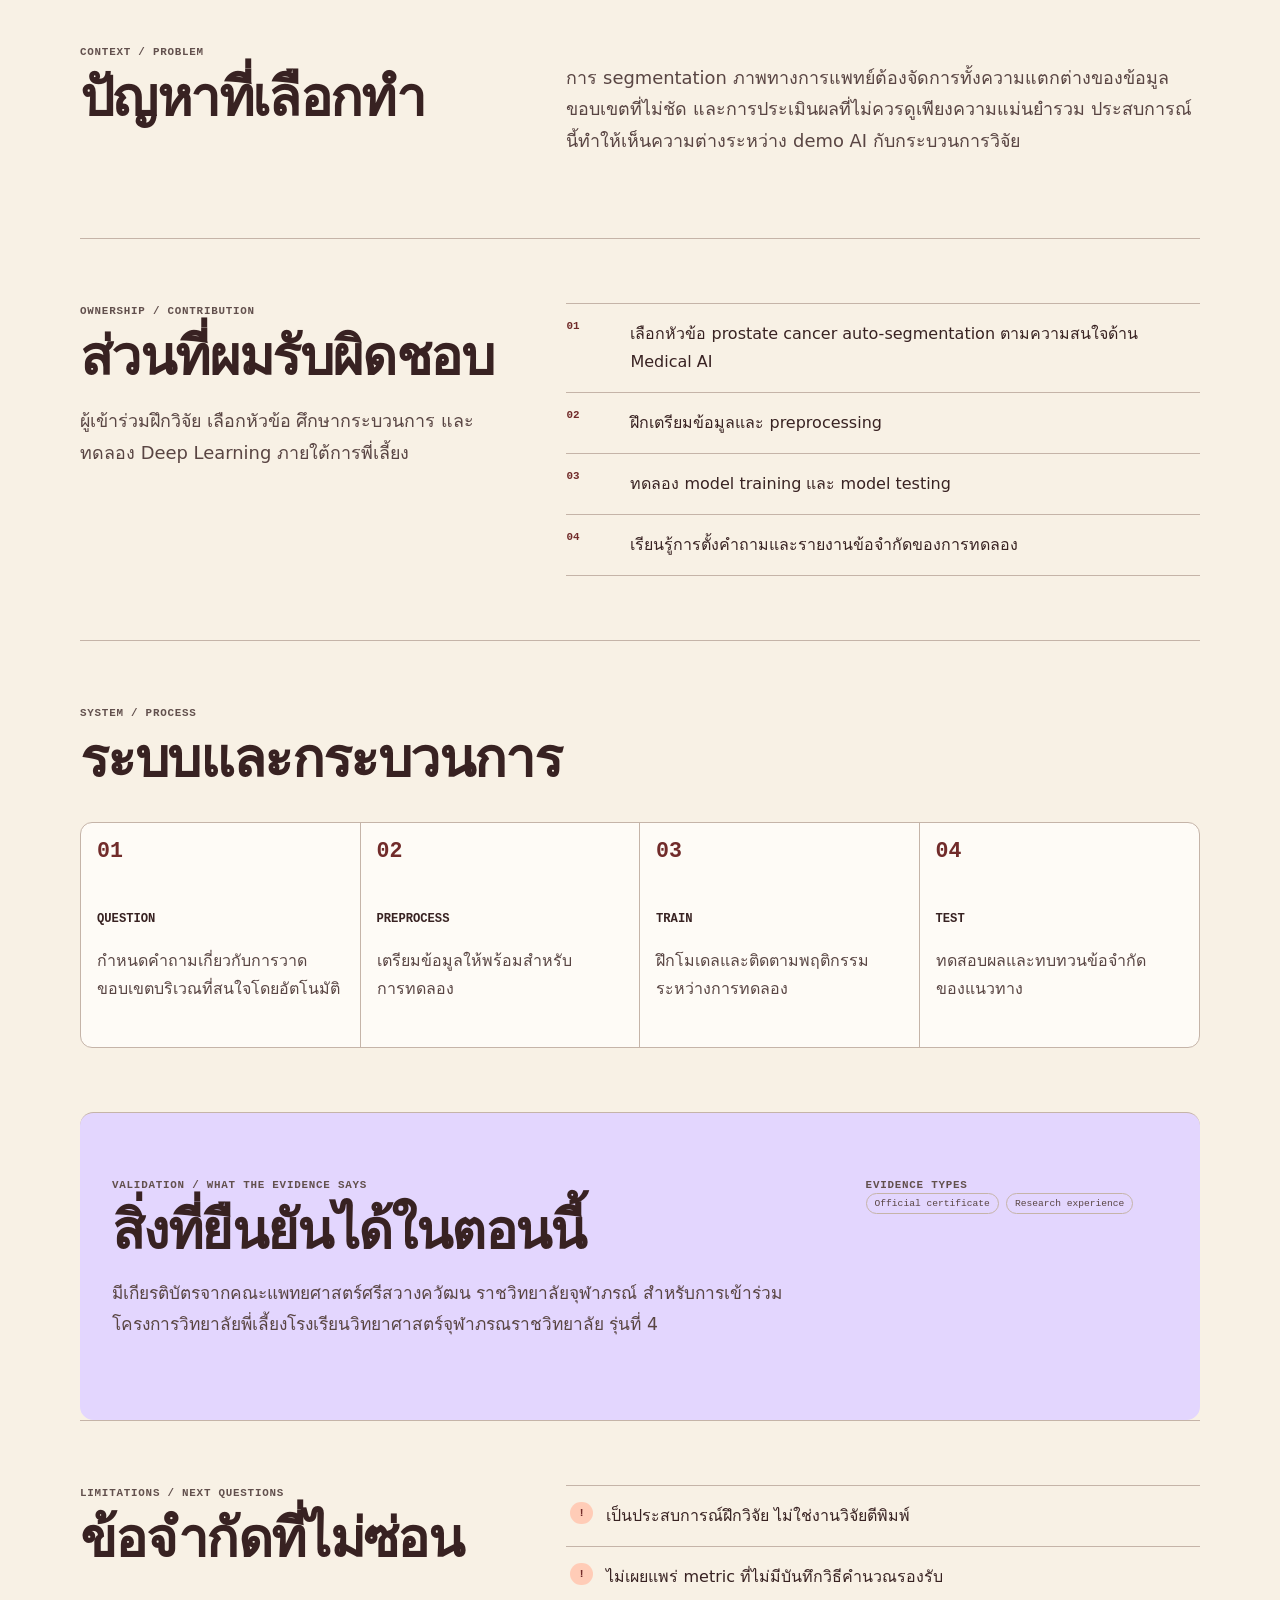
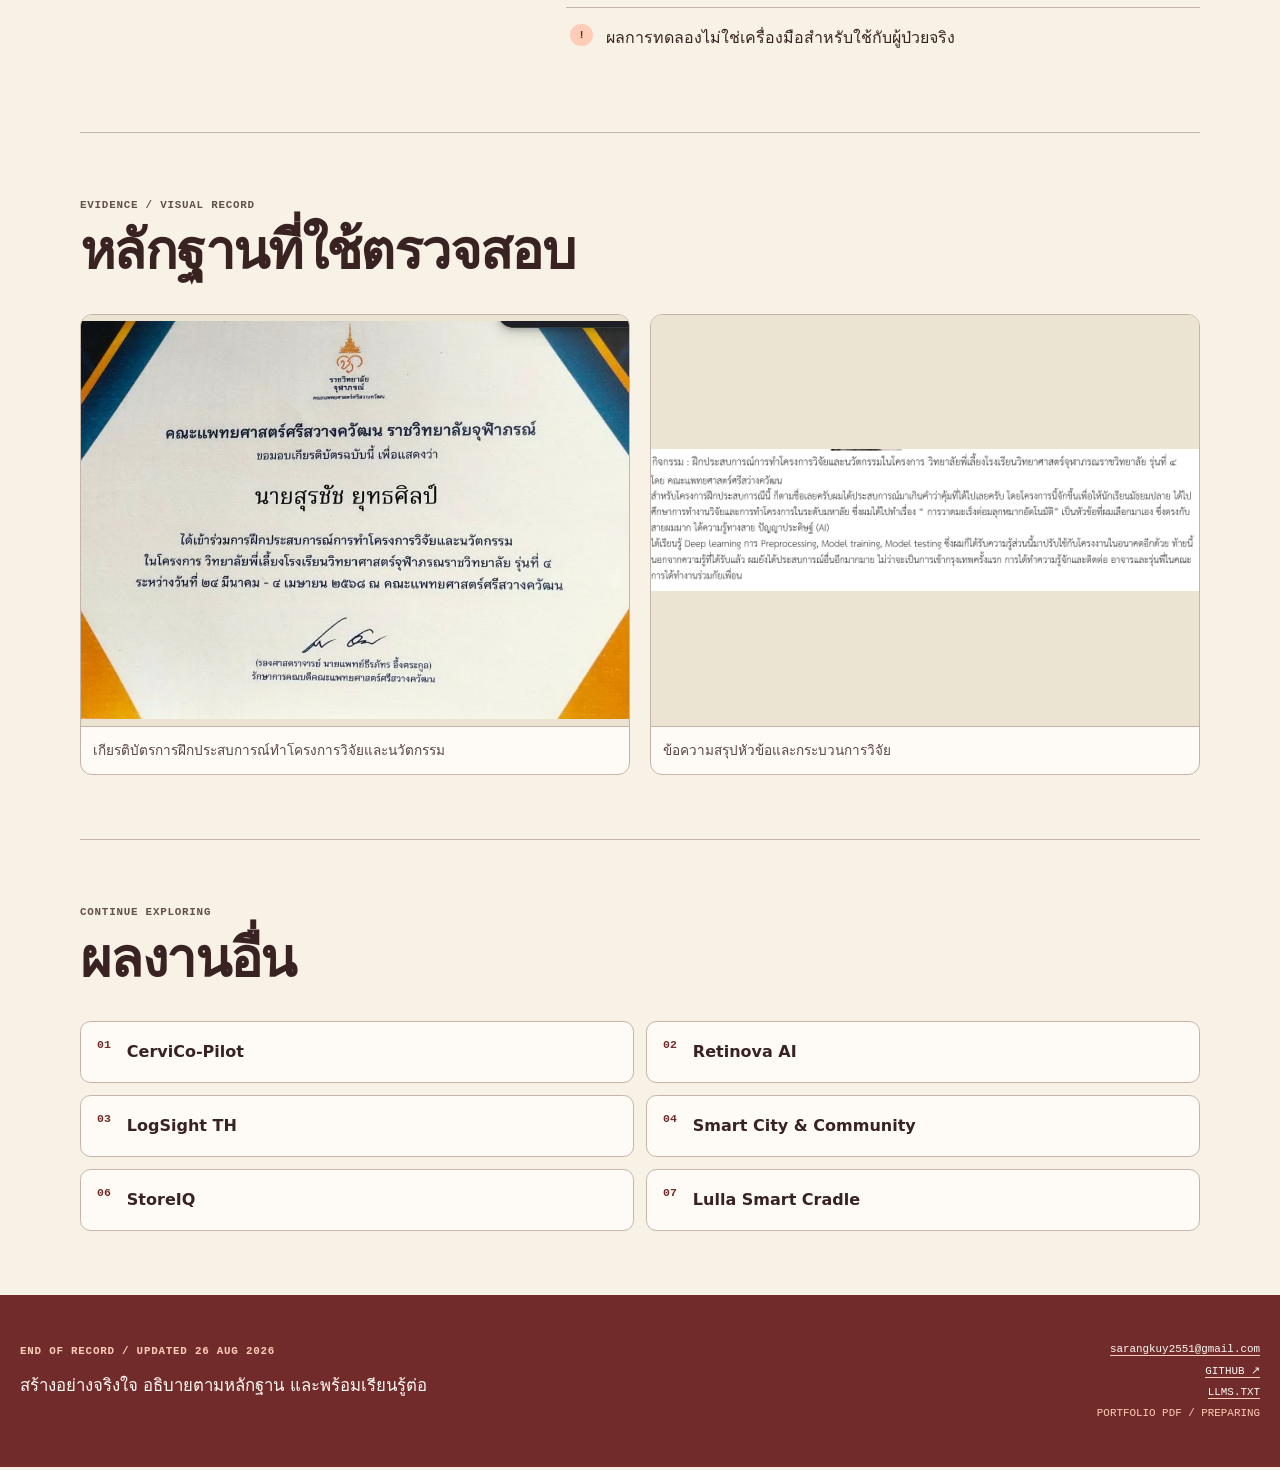
<file: projects/research-mentorship/index.html>
<!doctype html>
<html lang="th">
<head>
  <meta charset="utf-8">
  <meta name="viewport" content="width=device-width, initial-scale=1">
  <meta name="theme-color" content="#f6f0e3">
  <meta name="referrer" content="no-referrer">
  <meta name="description" content="ประสบการณ์ฝึกวิจัยที่เลือกหัวข้อการวาดขอบเขตมะเร็งต่อมลูกหมากอัตโนมัติ และลงมือกับ preprocessing, model training และ model testing">
  <meta property="og:title" content="Prostate Cancer Auto-segmentation — Surachat Yutthasil">
  <meta property="og:description" content="ประสบการณ์ฝึกวิจัยที่เลือกหัวข้อการวาดขอบเขตมะเร็งต่อมลูกหมากอัตโนมัติ และลงมือกับ preprocessing, model training และ model testing">
  <meta property="og:type" content="website">
  <meta name="twitter:card" content="summary">
  <title>Prostate Cancer Auto-segmentation — Surachat Yutthasil</title>
  <link rel="icon" href="../../favicon.ico" sizes="any">
  <link rel="stylesheet" href="../../assets/site.css">
  <script src="../../assets/site.js" defer></script>
</head>
<body class="case-page">

<a class="skip-link" href="#main-content">ข้ามไปยังเนื้อหาหลัก</a>
<header class="site-header" data-header>
  <div class="shell header-inner">
    <a class="brand" href="../../index.html" aria-label="กลับหน้าแรก">
      <span class="brand-mark" aria-hidden="true"><b>SY</b><small>01</small></span>
      <span class="brand-copy"><b>SURACHAT</b><small>PORTFOLIO / 2026</small></span>
    </a>
    <button class="menu-toggle" type="button" aria-expanded="false" aria-controls="main-nav" data-menu-toggle>MENU</button>
    <nav class="main-nav" id="main-nav" aria-label="เมนูหลัก" data-menu>
      <a href="../../index.html#work">ผลงาน</a>
      <a href="../../index.html#sop">SOP</a>
      <a href="../../archive/">โปรเจกต์ทั้งหมด</a>
      <a href="../../index.html#evidence">หลักฐาน</a>
      <a href="../../index.html#research">วิจัย</a>
      <a href="../../index.html#experience">ประสบการณ์</a>
      <a href="../../index.html#about">เกี่ยวกับผม</a>
      <a class="nav-cta" href="mailto:sarangkuy2551@gmail.com">ติดต่อ</a>
    </nav>
  </div>
</header>
<main id="main-content">
  <article class="case-shell shell">
    <header class="case-hero reveal">
      <a class="back-link" href="../../index.html#work">← กลับไปหน้ารวมผลงาน</a>
      <div class="case-title-grid">
        <div>
          <p class="micro signal">PROJECT 05 / RESEARCH EXPERIENCE</p>
          <h1>Prostate Cancer Auto-segmentation</h1>
          <p class="case-deck">ฝึกทำโครงการวิจัย ณ คณะแพทยศาสตร์ศรีสวางควัฒน</p>
        </div>
        <dl class="case-facts">
          <div><dt>ROLE</dt><dd>RESEARCH TRAINEE</dd></div>
          <div><dt>STATUS</dt><dd>COMPLETED</dd></div>
          <div><dt>YEAR</dt><dd>2025</dd></div>
          <div><dt>FIELD</dt><dd>RESEARCH EXPERIENCE</dd></div>
        </dl>
      </div>

<figure class="project-cover cover-green">
  <img src="../../assets/media/research-certificate.webp" alt="เกียรติบัตรการฝึกประสบการณ์ทำโครงการวิจัยและนวัตกรรม" loading="eager">
  <figcaption><span>REAL PROJECT VIEW</span><b>RESEARCH EXPERIENCE</b></figcaption>
</figure>
      <p class="case-summary">ประสบการณ์ฝึกวิจัยที่เลือกหัวข้อการวาดขอบเขตมะเร็งต่อมลูกหมากอัตโนมัติ และลงมือกับ preprocessing, model training และ model testing</p>

      <div class="medical-note"><b>RESPONSIBLE USE</b><p>โครงการนี้เป็นการศึกษา/ต้นแบบและไม่ได้ใช้เพื่อวินิจฉัยโรค การตัดสินใจทางการแพทย์ต้องอยู่กับบุคลากรที่มีคุณสมบัติเหมาะสม</p></div>
    </header>

    <section class="case-section case-two-col" aria-labelledby="problem-title">
      <div><p class="micro">CONTEXT / PROBLEM</p><h2 id="problem-title">ปัญหาที่เลือกทำ</h2></div>
      <div class="case-prose"><p>การ segmentation ภาพทางการแพทย์ต้องจัดการทั้งความแตกต่างของข้อมูล ขอบเขตที่ไม่ชัด และการประเมินผลที่ไม่ควรดูเพียงความแม่นยำรวม ประสบการณ์นี้ทำให้เห็นความต่างระหว่าง demo AI กับกระบวนการวิจัย</p></div>
    </section>

    <section class="case-section case-two-col" aria-labelledby="role-title">
      <div><p class="micro">OWNERSHIP / CONTRIBUTION</p><h2 id="role-title">ส่วนที่ผมรับผิดชอบ</h2><p class="role-statement">ผู้เข้าร่วมฝึกวิจัย เลือกหัวข้อ ศึกษากระบวนการ และทดลอง Deep Learning ภายใต้การพี่เลี้ยง</p></div>
      <ul class="number-list"><li><span>01</span>เลือกหัวข้อ prostate cancer auto-segmentation ตามความสนใจด้าน Medical AI</li><li><span>02</span>ฝึกเตรียมข้อมูลและ preprocessing</li><li><span>03</span>ทดลอง model training และ model testing</li><li><span>04</span>เรียนรู้การตั้งคำถามและรายงานข้อจำกัดของการทดลอง</li></ul>
    </section>

    <section class="case-section" aria-labelledby="process-title">
      <p class="micro">SYSTEM / PROCESS</p><h2 id="process-title">ระบบและกระบวนการ</h2>
      <ol class="process-list"><li><span>01</span><div><b>QUESTION</b><p>กำหนดคำถามเกี่ยวกับการวาดขอบเขตบริเวณที่สนใจโดยอัตโนมัติ</p></div></li><li><span>02</span><div><b>PREPROCESS</b><p>เตรียมข้อมูลให้พร้อมสำหรับการทดลอง</p></div></li><li><span>03</span><div><b>TRAIN</b><p>ฝึกโมเดลและติดตามพฤติกรรมระหว่างการทดลอง</p></div></li><li><span>04</span><div><b>TEST</b><p>ทดสอบผลและทบทวนข้อจำกัดของแนวทาง</p></div></li></ol>
    </section>

    <section class="case-section validation-panel" aria-labelledby="validation-title">
      <div><p class="micro">VALIDATION / WHAT THE EVIDENCE SAYS</p><h2 id="validation-title">สิ่งที่ยืนยันได้ในตอนนี้</h2><p>มีเกียรติบัตรจากคณะแพทยศาสตร์ศรีสวางควัฒน ราชวิทยาลัยจุฬาภรณ์ สำหรับการเข้าร่วมโครงการวิทยาลัยพี่เลี้ยงโรงเรียนวิทยาศาสตร์จุฬาภรณราชวิทยาลัย รุ่นที่ 4</p></div>
      <div><p class="micro">EVIDENCE TYPES</p><div class="tag-row"><span class="tag">Official certificate</span><span class="tag">Research experience</span></div></div>
    </section>

    <section class="case-section case-two-col" aria-labelledby="limits-title">
      <div><p class="micro">LIMITATIONS / NEXT QUESTIONS</p><h2 id="limits-title">ข้อจำกัดที่ไม่ซ่อน</h2></div>
      <ul class="limit-list"><li>เป็นประสบการณ์ฝึกวิจัย ไม่ใช่งานวิจัยตีพิมพ์</li><li>ไม่เผยแพร่ metric ที่ไม่มีบันทึกวิธีคำนวณรองรับ</li><li>ผลการทดลองไม่ใช่เครื่องมือสำหรับใช้กับผู้ป่วยจริง</li></ul>
    </section>

    <section class="case-section case-gallery" aria-labelledby="gallery-title"><p class="micro">EVIDENCE / VISUAL RECORD</p><h2 id="gallery-title">หลักฐานที่ใช้ตรวจสอบ</h2><div class="gallery-grid"><figure><img src="../../assets/media/research-certificate.webp" alt="เกียรติบัตรการฝึกประสบการณ์ทำโครงการวิจัยและนวัตกรรม" loading="lazy"><figcaption>เกียรติบัตรการฝึกประสบการณ์ทำโครงการวิจัยและนวัตกรรม</figcaption></figure><figure><img src="../../assets/media/research-description.webp" alt="ข้อความสรุปหัวข้อและกระบวนการวิจัย" loading="lazy"><figcaption>ข้อความสรุปหัวข้อและกระบวนการวิจัย</figcaption></figure></div></section>

    <section class="case-section next-projects" aria-labelledby="next-title">
      <p class="micro">CONTINUE EXPLORING</p><h2 id="next-title">ผลงานอื่น</h2><nav aria-label="ผลงานอื่น"><a href="../../projects/cervico-pilot/"><span>01</span>CerviCo-Pilot</a><a href="../../projects/visioncare/"><span>02</span>Retinova AI</a><a href="../../projects/logsight-th/"><span>03</span>LogSight TH</a><a href="../../projects/tj-game-hackathon/"><span>04</span>Smart City &amp; Community</a><a href="../../projects/storeiq/"><span>06</span>StoreIQ</a><a href="../../projects/lulla-smart-cradle/"><span>07</span>Lulla Smart Cradle</a></nav>
    </section>
  </article>
</main>

<footer class="site-footer">
  <div class="shell footer-grid">
    <div>
      <p class="micro">END OF RECORD / UPDATED 26 AUG 2026</p>
      <p class="footer-title">สร้างอย่างจริงใจ อธิบายตามหลักฐาน และพร้อมเรียนรู้ต่อ</p>
    </div>
    <div class="footer-links">
      <a href="mailto:sarangkuy2551@gmail.com">sarangkuy2551@gmail.com</a>
      <a href="https://github.com/kla2009k" target="_blank" rel="noopener noreferrer">GITHUB ↗</a>
      <a href="../../llms.txt">LLMS.TXT</a>
      <span aria-label="Portfolio PDF กำลังจัดทำ">PORTFOLIO PDF / PREPARING</span>
    </div>
  </div>
</footer>
</body>
</html>
</file>
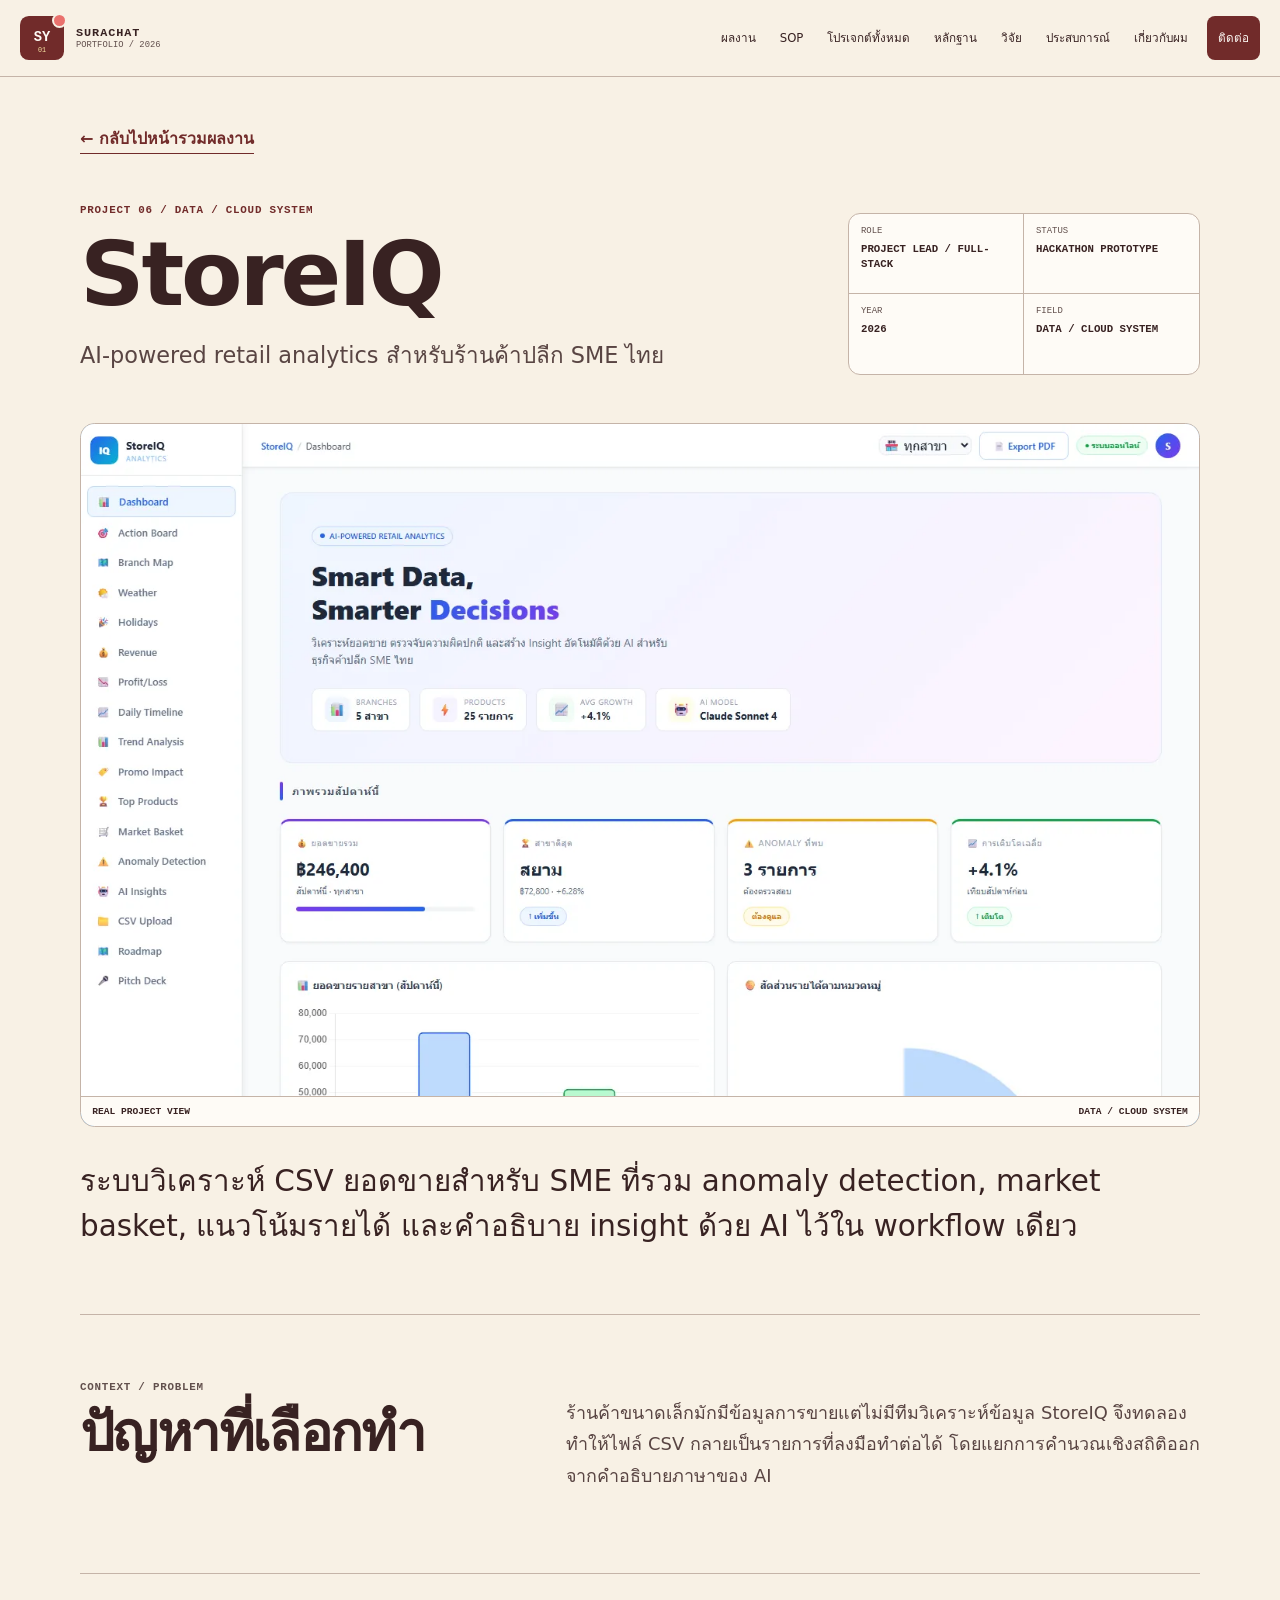
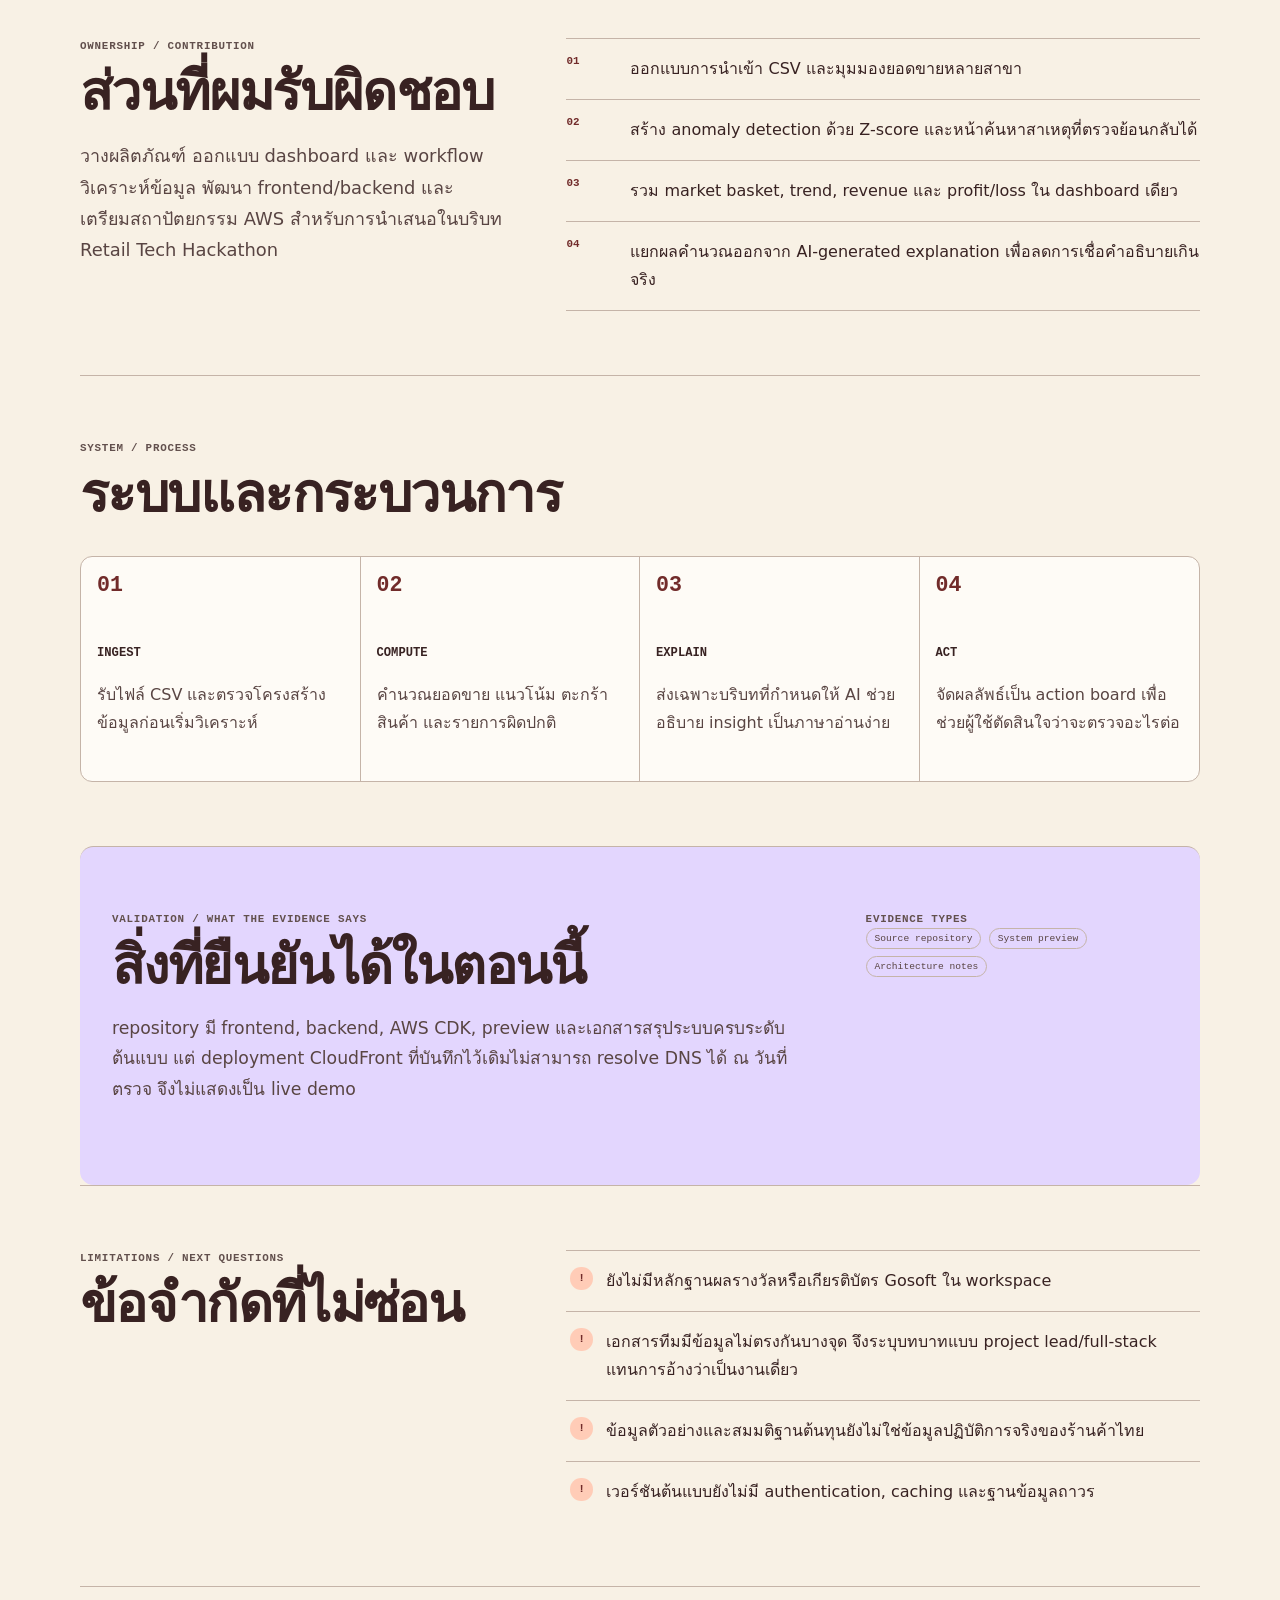
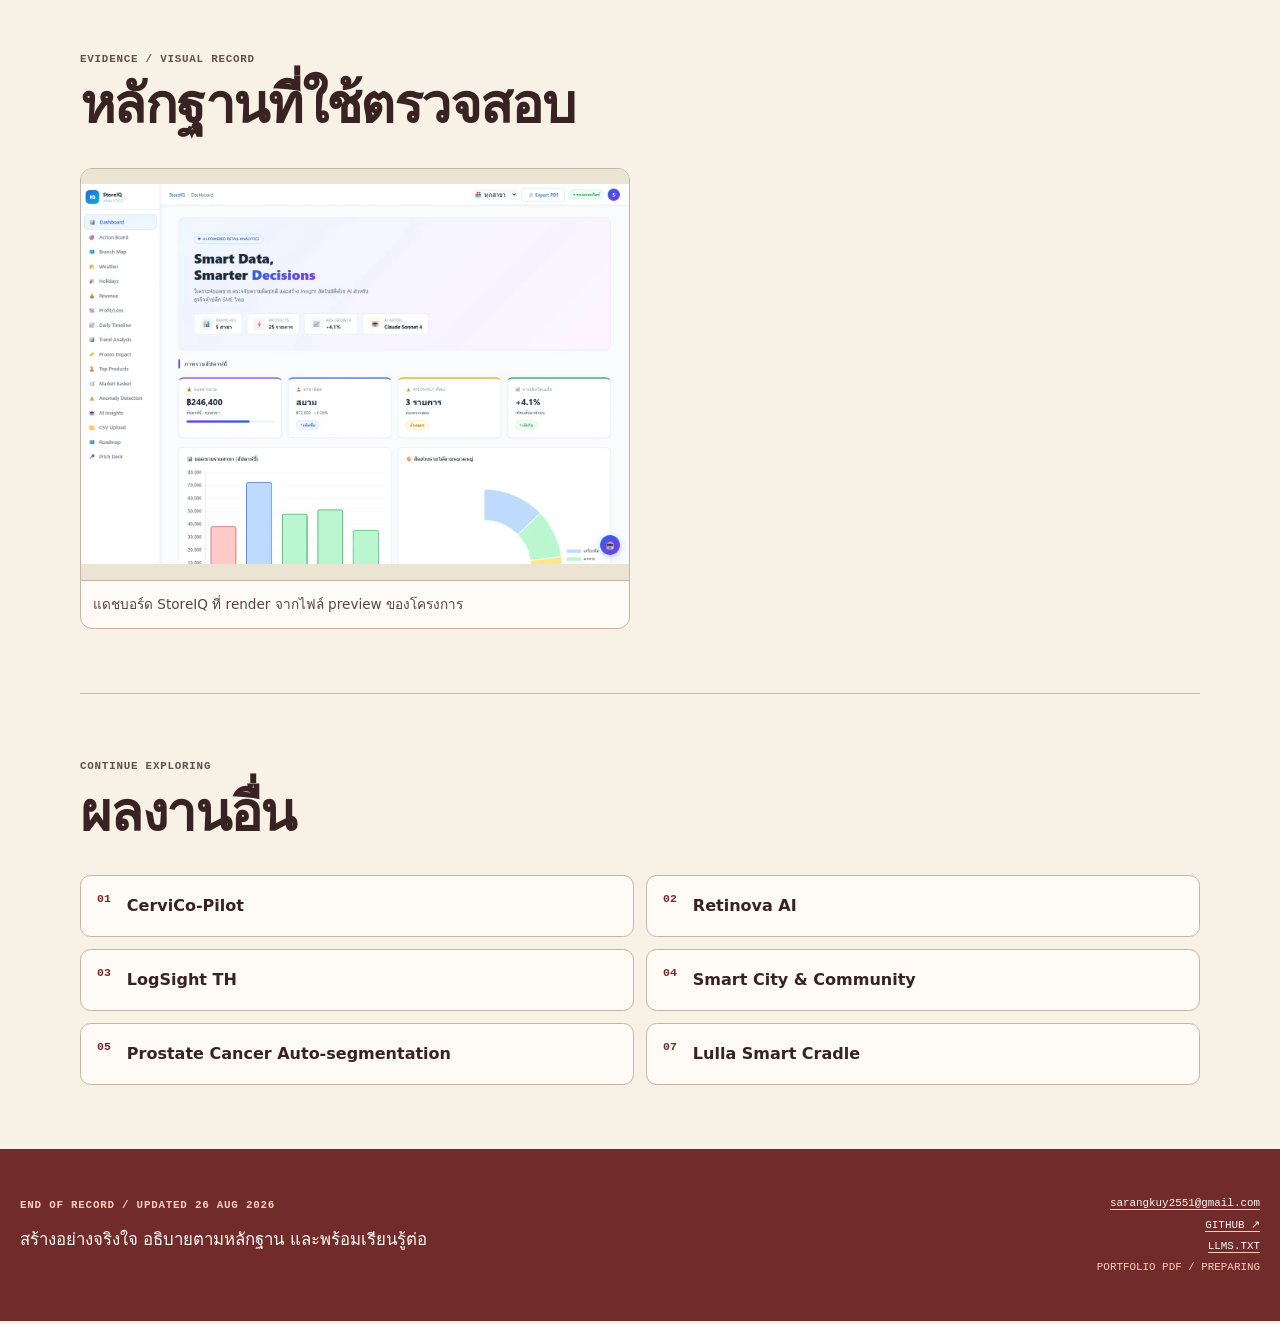
<file: projects/storeiq/index.html>
<!doctype html>
<html lang="th">
<head>
  <meta charset="utf-8">
  <meta name="viewport" content="width=device-width, initial-scale=1">
  <meta name="theme-color" content="#f6f0e3">
  <meta name="referrer" content="no-referrer">
  <meta name="description" content="ระบบวิเคราะห์ CSV ยอดขายสำหรับ SME ที่รวม anomaly detection, market basket, แนวโน้มรายได้ และคำอธิบาย insight ด้วย AI ไว้ใน workflow เดียว">
  <meta property="og:title" content="StoreIQ — Surachat Yutthasil">
  <meta property="og:description" content="ระบบวิเคราะห์ CSV ยอดขายสำหรับ SME ที่รวม anomaly detection, market basket, แนวโน้มรายได้ และคำอธิบาย insight ด้วย AI ไว้ใน workflow เดียว">
  <meta property="og:type" content="website">
  <meta name="twitter:card" content="summary">
  <title>StoreIQ — Surachat Yutthasil</title>
  <link rel="icon" href="../../favicon.ico" sizes="any">
  <link rel="stylesheet" href="../../assets/site.css">
  <script src="../../assets/site.js" defer></script>
</head>
<body class="case-page">

<a class="skip-link" href="#main-content">ข้ามไปยังเนื้อหาหลัก</a>
<header class="site-header" data-header>
  <div class="shell header-inner">
    <a class="brand" href="../../index.html" aria-label="กลับหน้าแรก">
      <span class="brand-mark" aria-hidden="true"><b>SY</b><small>01</small></span>
      <span class="brand-copy"><b>SURACHAT</b><small>PORTFOLIO / 2026</small></span>
    </a>
    <button class="menu-toggle" type="button" aria-expanded="false" aria-controls="main-nav" data-menu-toggle>MENU</button>
    <nav class="main-nav" id="main-nav" aria-label="เมนูหลัก" data-menu>
      <a href="../../index.html#work">ผลงาน</a>
      <a href="../../index.html#sop">SOP</a>
      <a href="../../archive/">โปรเจกต์ทั้งหมด</a>
      <a href="../../index.html#evidence">หลักฐาน</a>
      <a href="../../index.html#research">วิจัย</a>
      <a href="../../index.html#experience">ประสบการณ์</a>
      <a href="../../index.html#about">เกี่ยวกับผม</a>
      <a class="nav-cta" href="mailto:sarangkuy2551@gmail.com">ติดต่อ</a>
    </nav>
  </div>
</header>
<main id="main-content">
  <article class="case-shell shell">
    <header class="case-hero reveal">
      <a class="back-link" href="../../index.html#work">← กลับไปหน้ารวมผลงาน</a>
      <div class="case-title-grid">
        <div>
          <p class="micro signal">PROJECT 06 / DATA / CLOUD SYSTEM</p>
          <h1>StoreIQ</h1>
          <p class="case-deck">AI-powered retail analytics สำหรับร้านค้าปลีก SME ไทย</p>
        </div>
        <dl class="case-facts">
          <div><dt>ROLE</dt><dd>PROJECT LEAD / FULL-STACK</dd></div>
          <div><dt>STATUS</dt><dd>HACKATHON PROTOTYPE</dd></div>
          <div><dt>YEAR</dt><dd>2026</dd></div>
          <div><dt>FIELD</dt><dd>DATA / CLOUD SYSTEM</dd></div>
        </dl>
      </div>

<figure class="project-cover cover-blue">
  <img src="../../assets/media/storeiq-dashboard.webp" alt="แดชบอร์ด StoreIQ แสดงยอดขายรายสาขา การเติบโต และรายการผิดปกติ" loading="eager">
  <figcaption><span>REAL PROJECT VIEW</span><b>DATA / CLOUD SYSTEM</b></figcaption>
</figure>
      <p class="case-summary">ระบบวิเคราะห์ CSV ยอดขายสำหรับ SME ที่รวม anomaly detection, market basket, แนวโน้มรายได้ และคำอธิบาย insight ด้วย AI ไว้ใน workflow เดียว</p>


    </header>

    <section class="case-section case-two-col" aria-labelledby="problem-title">
      <div><p class="micro">CONTEXT / PROBLEM</p><h2 id="problem-title">ปัญหาที่เลือกทำ</h2></div>
      <div class="case-prose"><p>ร้านค้าขนาดเล็กมักมีข้อมูลการขายแต่ไม่มีทีมวิเคราะห์ข้อมูล StoreIQ จึงทดลองทำให้ไฟล์ CSV กลายเป็นรายการที่ลงมือทำต่อได้ โดยแยกการคำนวณเชิงสถิติออกจากคำอธิบายภาษาของ AI</p></div>
    </section>

    <section class="case-section case-two-col" aria-labelledby="role-title">
      <div><p class="micro">OWNERSHIP / CONTRIBUTION</p><h2 id="role-title">ส่วนที่ผมรับผิดชอบ</h2><p class="role-statement">วางผลิตภัณฑ์ ออกแบบ dashboard และ workflow วิเคราะห์ข้อมูล พัฒนา frontend/backend และเตรียมสถาปัตยกรรม AWS สำหรับการนำเสนอในบริบท Retail Tech Hackathon</p></div>
      <ul class="number-list"><li><span>01</span>ออกแบบการนำเข้า CSV และมุมมองยอดขายหลายสาขา</li><li><span>02</span>สร้าง anomaly detection ด้วย Z-score และหน้าค้นหาสาเหตุที่ตรวจย้อนกลับได้</li><li><span>03</span>รวม market basket, trend, revenue และ profit/loss ใน dashboard เดียว</li><li><span>04</span>แยกผลคำนวณออกจาก AI-generated explanation เพื่อลดการเชื่อคำอธิบายเกินจริง</li></ul>
    </section>

    <section class="case-section" aria-labelledby="process-title">
      <p class="micro">SYSTEM / PROCESS</p><h2 id="process-title">ระบบและกระบวนการ</h2>
      <ol class="process-list"><li><span>01</span><div><b>INGEST</b><p>รับไฟล์ CSV และตรวจโครงสร้างข้อมูลก่อนเริ่มวิเคราะห์</p></div></li><li><span>02</span><div><b>COMPUTE</b><p>คำนวณยอดขาย แนวโน้ม ตะกร้าสินค้า และรายการผิดปกติ</p></div></li><li><span>03</span><div><b>EXPLAIN</b><p>ส่งเฉพาะบริบทที่กำหนดให้ AI ช่วยอธิบาย insight เป็นภาษาอ่านง่าย</p></div></li><li><span>04</span><div><b>ACT</b><p>จัดผลลัพธ์เป็น action board เพื่อช่วยผู้ใช้ตัดสินใจว่าจะตรวจอะไรต่อ</p></div></li></ol>
    </section>

    <section class="case-section validation-panel" aria-labelledby="validation-title">
      <div><p class="micro">VALIDATION / WHAT THE EVIDENCE SAYS</p><h2 id="validation-title">สิ่งที่ยืนยันได้ในตอนนี้</h2><p>repository มี frontend, backend, AWS CDK, preview และเอกสารสรุประบบครบระดับต้นแบบ แต่ deployment CloudFront ที่บันทึกไว้เดิมไม่สามารถ resolve DNS ได้ ณ วันที่ตรวจ จึงไม่แสดงเป็น live demo</p></div>
      <div><p class="micro">EVIDENCE TYPES</p><div class="tag-row"><span class="tag">Source repository</span><span class="tag">System preview</span><span class="tag">Architecture notes</span></div></div>
    </section>

    <section class="case-section case-two-col" aria-labelledby="limits-title">
      <div><p class="micro">LIMITATIONS / NEXT QUESTIONS</p><h2 id="limits-title">ข้อจำกัดที่ไม่ซ่อน</h2></div>
      <ul class="limit-list"><li>ยังไม่มีหลักฐานผลรางวัลหรือเกียรติบัตร Gosoft ใน workspace</li><li>เอกสารทีมมีข้อมูลไม่ตรงกันบางจุด จึงระบุบทบาทแบบ project lead/full-stack แทนการอ้างว่าเป็นงานเดี่ยว</li><li>ข้อมูลตัวอย่างและสมมติฐานต้นทุนยังไม่ใช่ข้อมูลปฏิบัติการจริงของร้านค้าไทย</li><li>เวอร์ชันต้นแบบยังไม่มี authentication, caching และฐานข้อมูลถาวร</li></ul>
    </section>

    <section class="case-section case-gallery" aria-labelledby="gallery-title"><p class="micro">EVIDENCE / VISUAL RECORD</p><h2 id="gallery-title">หลักฐานที่ใช้ตรวจสอบ</h2><div class="gallery-grid"><figure><img src="../../assets/media/storeiq-dashboard.webp" alt="แดชบอร์ด StoreIQ ที่ render จากไฟล์ preview ของโครงการ" loading="lazy"><figcaption>แดชบอร์ด StoreIQ ที่ render จากไฟล์ preview ของโครงการ</figcaption></figure></div></section>

    <section class="case-section next-projects" aria-labelledby="next-title">
      <p class="micro">CONTINUE EXPLORING</p><h2 id="next-title">ผลงานอื่น</h2><nav aria-label="ผลงานอื่น"><a href="../../projects/cervico-pilot/"><span>01</span>CerviCo-Pilot</a><a href="../../projects/visioncare/"><span>02</span>Retinova AI</a><a href="../../projects/logsight-th/"><span>03</span>LogSight TH</a><a href="../../projects/tj-game-hackathon/"><span>04</span>Smart City &amp; Community</a><a href="../../projects/research-mentorship/"><span>05</span>Prostate Cancer Auto-segmentation</a><a href="../../projects/lulla-smart-cradle/"><span>07</span>Lulla Smart Cradle</a></nav>
    </section>
  </article>
</main>

<footer class="site-footer">
  <div class="shell footer-grid">
    <div>
      <p class="micro">END OF RECORD / UPDATED 26 AUG 2026</p>
      <p class="footer-title">สร้างอย่างจริงใจ อธิบายตามหลักฐาน และพร้อมเรียนรู้ต่อ</p>
    </div>
    <div class="footer-links">
      <a href="mailto:sarangkuy2551@gmail.com">sarangkuy2551@gmail.com</a>
      <a href="https://github.com/kla2009k" target="_blank" rel="noopener noreferrer">GITHUB ↗</a>
      <a href="../../llms.txt">LLMS.TXT</a>
      <span aria-label="Portfolio PDF กำลังจัดทำ">PORTFOLIO PDF / PREPARING</span>
    </div>
  </div>
</footer>
</body>
</html>
</file>
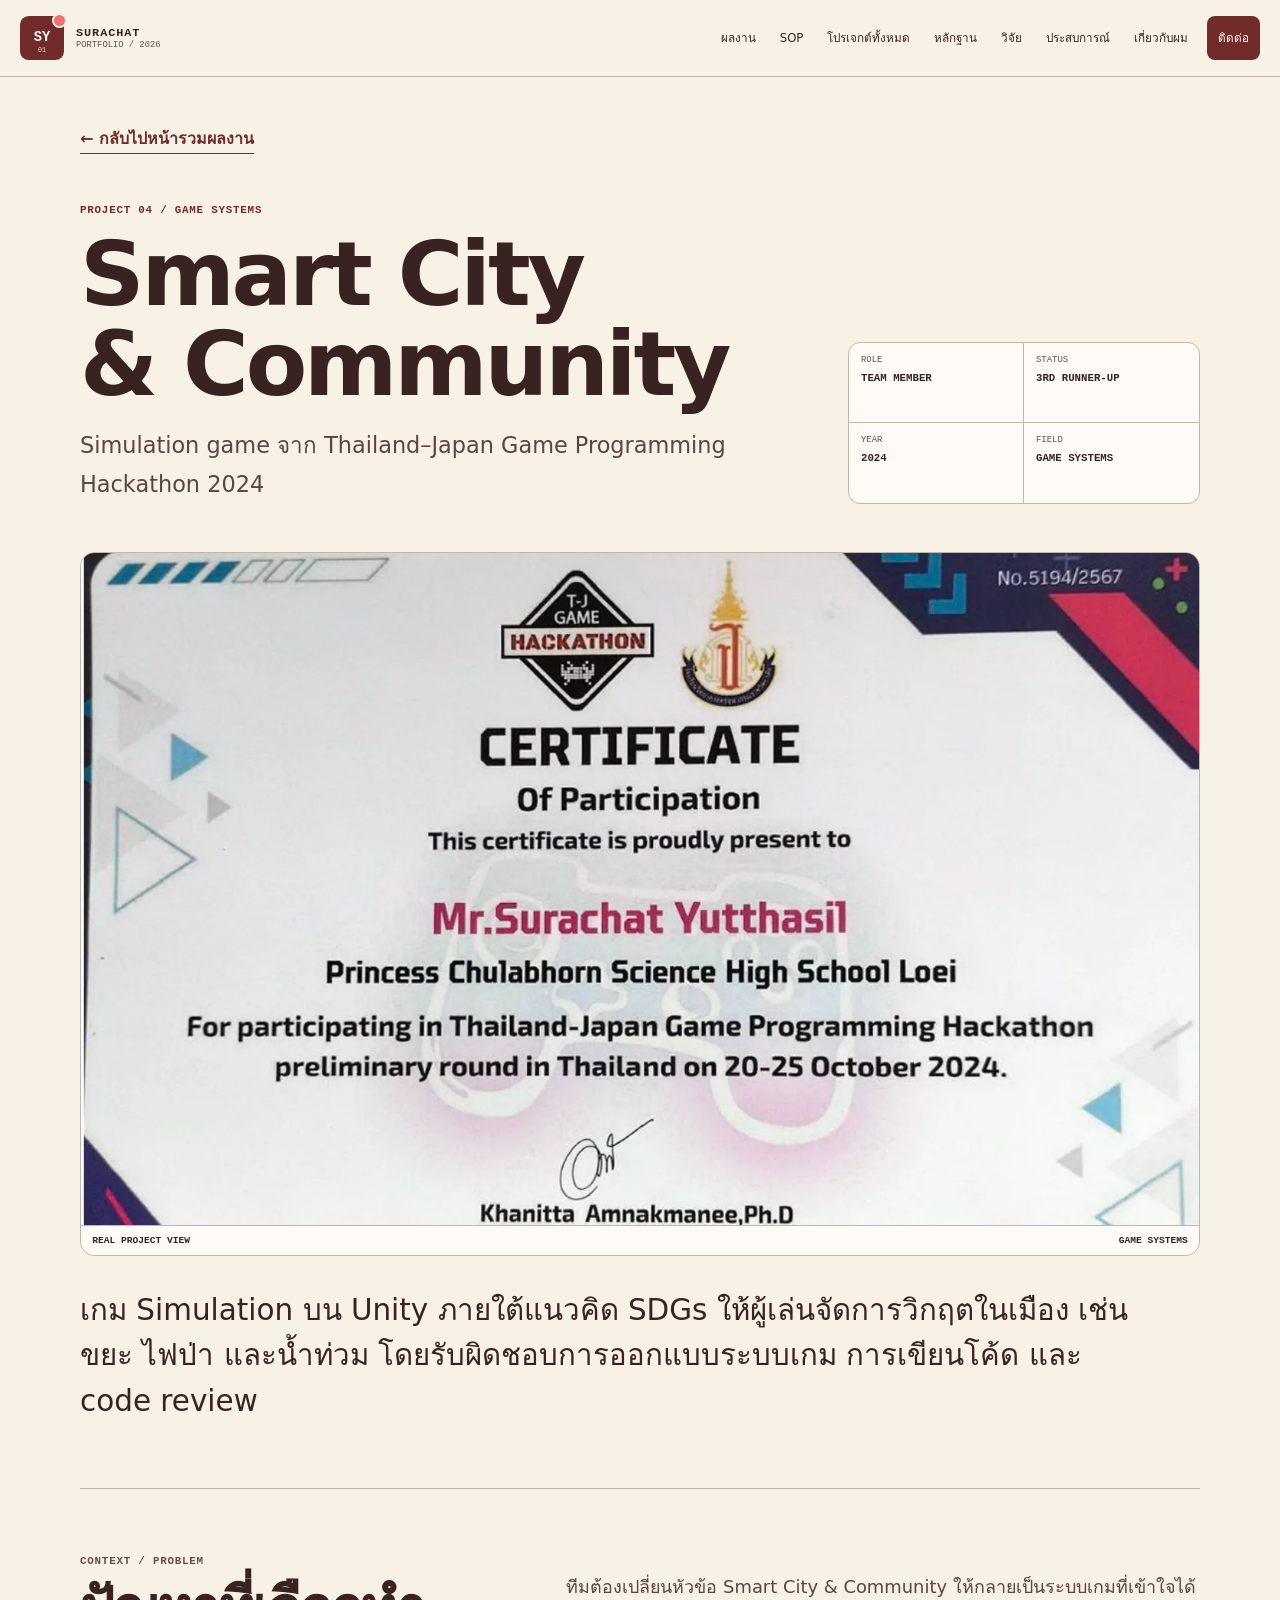
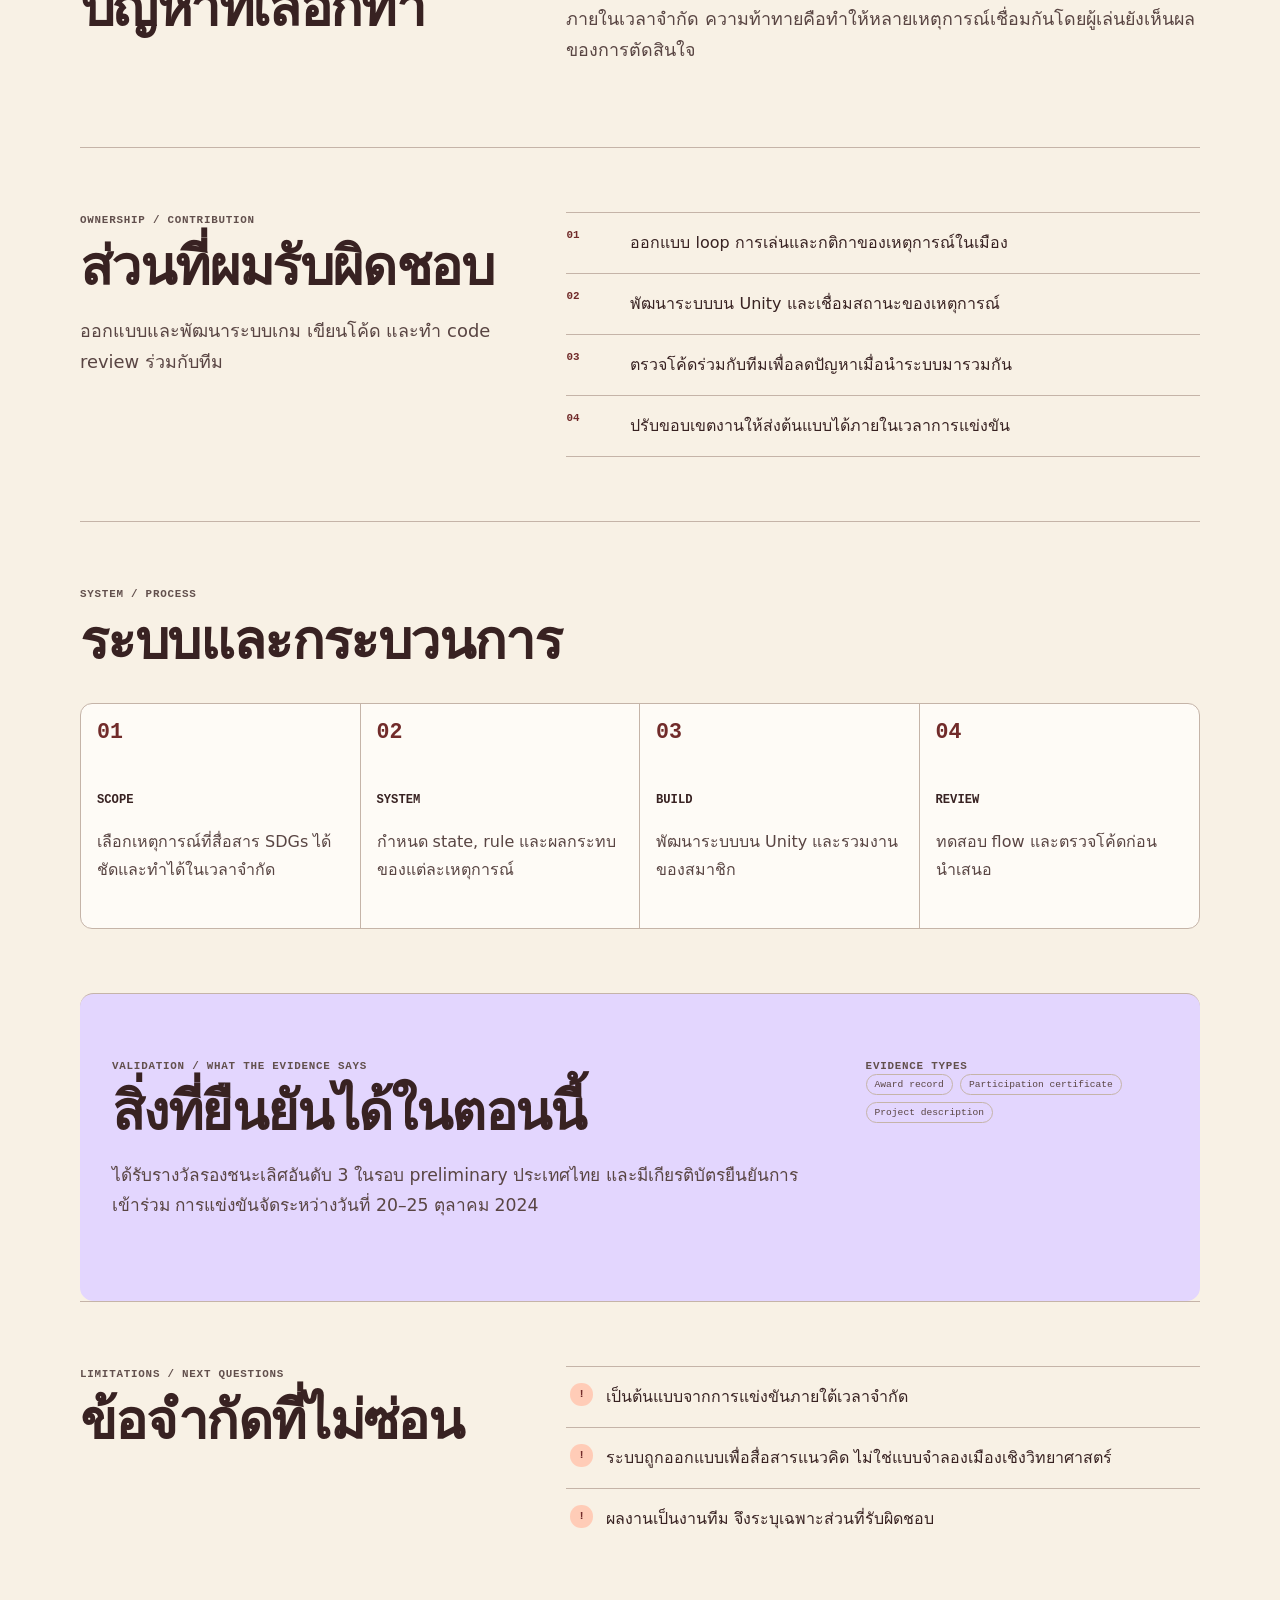
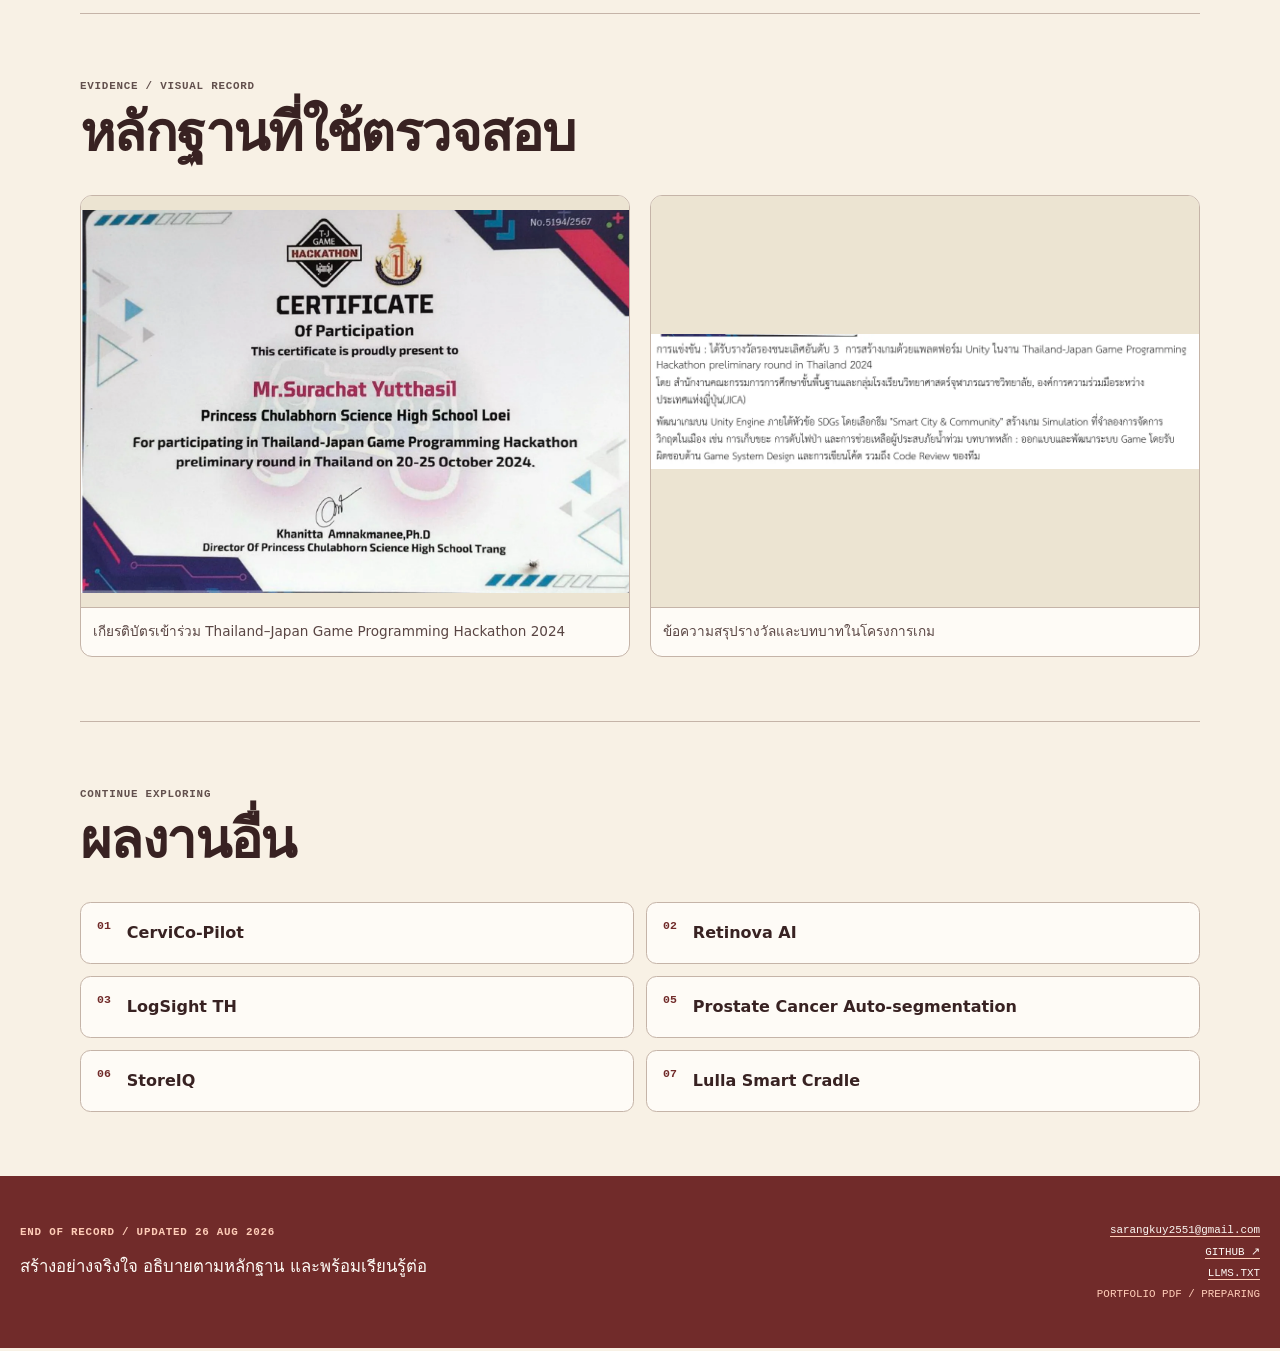
<file: projects/tj-game-hackathon/index.html>
<!doctype html>
<html lang="th">
<head>
  <meta charset="utf-8">
  <meta name="viewport" content="width=device-width, initial-scale=1">
  <meta name="theme-color" content="#f6f0e3">
  <meta name="referrer" content="no-referrer">
  <meta name="description" content="เกม Simulation บน Unity ภายใต้แนวคิด SDGs ให้ผู้เล่นจัดการวิกฤตในเมือง เช่น ขยะ ไฟป่า และน้ำท่วม โดยรับผิดชอบการออกแบบระบบเกม การเขียนโค้ด และ code review">
  <meta property="og:title" content="Smart City &amp; Community — Surachat Yutthasil">
  <meta property="og:description" content="เกม Simulation บน Unity ภายใต้แนวคิด SDGs ให้ผู้เล่นจัดการวิกฤตในเมือง เช่น ขยะ ไฟป่า และน้ำท่วม โดยรับผิดชอบการออกแบบระบบเกม การเขียนโค้ด และ code review">
  <meta property="og:type" content="website">
  <meta name="twitter:card" content="summary">
  <title>Smart City &amp; Community — Surachat Yutthasil</title>
  <link rel="icon" href="../../favicon.ico" sizes="any">
  <link rel="stylesheet" href="../../assets/site.css">
  <script src="../../assets/site.js" defer></script>
</head>
<body class="case-page">

<a class="skip-link" href="#main-content">ข้ามไปยังเนื้อหาหลัก</a>
<header class="site-header" data-header>
  <div class="shell header-inner">
    <a class="brand" href="../../index.html" aria-label="กลับหน้าแรก">
      <span class="brand-mark" aria-hidden="true"><b>SY</b><small>01</small></span>
      <span class="brand-copy"><b>SURACHAT</b><small>PORTFOLIO / 2026</small></span>
    </a>
    <button class="menu-toggle" type="button" aria-expanded="false" aria-controls="main-nav" data-menu-toggle>MENU</button>
    <nav class="main-nav" id="main-nav" aria-label="เมนูหลัก" data-menu>
      <a href="../../index.html#work">ผลงาน</a>
      <a href="../../index.html#sop">SOP</a>
      <a href="../../archive/">โปรเจกต์ทั้งหมด</a>
      <a href="../../index.html#evidence">หลักฐาน</a>
      <a href="../../index.html#research">วิจัย</a>
      <a href="../../index.html#experience">ประสบการณ์</a>
      <a href="../../index.html#about">เกี่ยวกับผม</a>
      <a class="nav-cta" href="mailto:sarangkuy2551@gmail.com">ติดต่อ</a>
    </nav>
  </div>
</header>
<main id="main-content">
  <article class="case-shell shell">
    <header class="case-hero reveal">
      <a class="back-link" href="../../index.html#work">← กลับไปหน้ารวมผลงาน</a>
      <div class="case-title-grid">
        <div>
          <p class="micro signal">PROJECT 04 / GAME SYSTEMS</p>
          <h1>Smart City &amp; Community</h1>
          <p class="case-deck">Simulation game จาก Thailand–Japan Game Programming Hackathon 2024</p>
        </div>
        <dl class="case-facts">
          <div><dt>ROLE</dt><dd>TEAM MEMBER</dd></div>
          <div><dt>STATUS</dt><dd>3RD RUNNER-UP</dd></div>
          <div><dt>YEAR</dt><dd>2024</dd></div>
          <div><dt>FIELD</dt><dd>GAME SYSTEMS</dd></div>
        </dl>
      </div>

<figure class="project-cover cover-orange">
  <img src="../../assets/media/tj-game-certificate.webp" alt="เกียรติบัตร Thailand–Japan Game Programming Hackathon 2024 ของสุรชัช ยุทธศิลป์" loading="eager">
  <figcaption><span>REAL PROJECT VIEW</span><b>GAME SYSTEMS</b></figcaption>
</figure>
      <p class="case-summary">เกม Simulation บน Unity ภายใต้แนวคิด SDGs ให้ผู้เล่นจัดการวิกฤตในเมือง เช่น ขยะ ไฟป่า และน้ำท่วม โดยรับผิดชอบการออกแบบระบบเกม การเขียนโค้ด และ code review</p>


    </header>

    <section class="case-section case-two-col" aria-labelledby="problem-title">
      <div><p class="micro">CONTEXT / PROBLEM</p><h2 id="problem-title">ปัญหาที่เลือกทำ</h2></div>
      <div class="case-prose"><p>ทีมต้องเปลี่ยนหัวข้อ Smart City &amp; Community ให้กลายเป็นระบบเกมที่เข้าใจได้ภายในเวลาจำกัด ความท้าทายคือทำให้หลายเหตุการณ์เชื่อมกันโดยผู้เล่นยังเห็นผลของการตัดสินใจ</p></div>
    </section>

    <section class="case-section case-two-col" aria-labelledby="role-title">
      <div><p class="micro">OWNERSHIP / CONTRIBUTION</p><h2 id="role-title">ส่วนที่ผมรับผิดชอบ</h2><p class="role-statement">ออกแบบและพัฒนาระบบเกม เขียนโค้ด และทำ code review ร่วมกับทีม</p></div>
      <ul class="number-list"><li><span>01</span>ออกแบบ loop การเล่นและกติกาของเหตุการณ์ในเมือง</li><li><span>02</span>พัฒนาระบบบน Unity และเชื่อมสถานะของเหตุการณ์</li><li><span>03</span>ตรวจโค้ดร่วมกับทีมเพื่อลดปัญหาเมื่อนำระบบมารวมกัน</li><li><span>04</span>ปรับขอบเขตงานให้ส่งต้นแบบได้ภายในเวลาการแข่งขัน</li></ul>
    </section>

    <section class="case-section" aria-labelledby="process-title">
      <p class="micro">SYSTEM / PROCESS</p><h2 id="process-title">ระบบและกระบวนการ</h2>
      <ol class="process-list"><li><span>01</span><div><b>SCOPE</b><p>เลือกเหตุการณ์ที่สื่อสาร SDGs ได้ชัดและทำได้ในเวลาจำกัด</p></div></li><li><span>02</span><div><b>SYSTEM</b><p>กำหนด state, rule และผลกระทบของแต่ละเหตุการณ์</p></div></li><li><span>03</span><div><b>BUILD</b><p>พัฒนาระบบบน Unity และรวมงานของสมาชิก</p></div></li><li><span>04</span><div><b>REVIEW</b><p>ทดสอบ flow และตรวจโค้ดก่อนนำเสนอ</p></div></li></ol>
    </section>

    <section class="case-section validation-panel" aria-labelledby="validation-title">
      <div><p class="micro">VALIDATION / WHAT THE EVIDENCE SAYS</p><h2 id="validation-title">สิ่งที่ยืนยันได้ในตอนนี้</h2><p>ได้รับรางวัลรองชนะเลิศอันดับ 3 ในรอบ preliminary ประเทศไทย และมีเกียรติบัตรยืนยันการเข้าร่วม การแข่งขันจัดระหว่างวันที่ 20–25 ตุลาคม 2024</p></div>
      <div><p class="micro">EVIDENCE TYPES</p><div class="tag-row"><span class="tag">Award record</span><span class="tag">Participation certificate</span><span class="tag">Project description</span></div></div>
    </section>

    <section class="case-section case-two-col" aria-labelledby="limits-title">
      <div><p class="micro">LIMITATIONS / NEXT QUESTIONS</p><h2 id="limits-title">ข้อจำกัดที่ไม่ซ่อน</h2></div>
      <ul class="limit-list"><li>เป็นต้นแบบจากการแข่งขันภายใต้เวลาจำกัด</li><li>ระบบถูกออกแบบเพื่อสื่อสารแนวคิด ไม่ใช่แบบจำลองเมืองเชิงวิทยาศาสตร์</li><li>ผลงานเป็นงานทีม จึงระบุเฉพาะส่วนที่รับผิดชอบ</li></ul>
    </section>

    <section class="case-section case-gallery" aria-labelledby="gallery-title"><p class="micro">EVIDENCE / VISUAL RECORD</p><h2 id="gallery-title">หลักฐานที่ใช้ตรวจสอบ</h2><div class="gallery-grid"><figure><img src="../../assets/media/tj-game-certificate.webp" alt="เกียรติบัตรเข้าร่วม Thailand–Japan Game Programming Hackathon 2024" loading="lazy"><figcaption>เกียรติบัตรเข้าร่วม Thailand–Japan Game Programming Hackathon 2024</figcaption></figure><figure><img src="../../assets/media/tj-game-project-description.webp" alt="ข้อความสรุปรางวัลและบทบาทในโครงการเกม" loading="lazy"><figcaption>ข้อความสรุปรางวัลและบทบาทในโครงการเกม</figcaption></figure></div></section>

    <section class="case-section next-projects" aria-labelledby="next-title">
      <p class="micro">CONTINUE EXPLORING</p><h2 id="next-title">ผลงานอื่น</h2><nav aria-label="ผลงานอื่น"><a href="../../projects/cervico-pilot/"><span>01</span>CerviCo-Pilot</a><a href="../../projects/visioncare/"><span>02</span>Retinova AI</a><a href="../../projects/logsight-th/"><span>03</span>LogSight TH</a><a href="../../projects/research-mentorship/"><span>05</span>Prostate Cancer Auto-segmentation</a><a href="../../projects/storeiq/"><span>06</span>StoreIQ</a><a href="../../projects/lulla-smart-cradle/"><span>07</span>Lulla Smart Cradle</a></nav>
    </section>
  </article>
</main>

<footer class="site-footer">
  <div class="shell footer-grid">
    <div>
      <p class="micro">END OF RECORD / UPDATED 26 AUG 2026</p>
      <p class="footer-title">สร้างอย่างจริงใจ อธิบายตามหลักฐาน และพร้อมเรียนรู้ต่อ</p>
    </div>
    <div class="footer-links">
      <a href="mailto:sarangkuy2551@gmail.com">sarangkuy2551@gmail.com</a>
      <a href="https://github.com/kla2009k" target="_blank" rel="noopener noreferrer">GITHUB ↗</a>
      <a href="../../llms.txt">LLMS.TXT</a>
      <span aria-label="Portfolio PDF กำลังจัดทำ">PORTFOLIO PDF / PREPARING</span>
    </div>
  </div>
</footer>
</body>
</html>
</file>
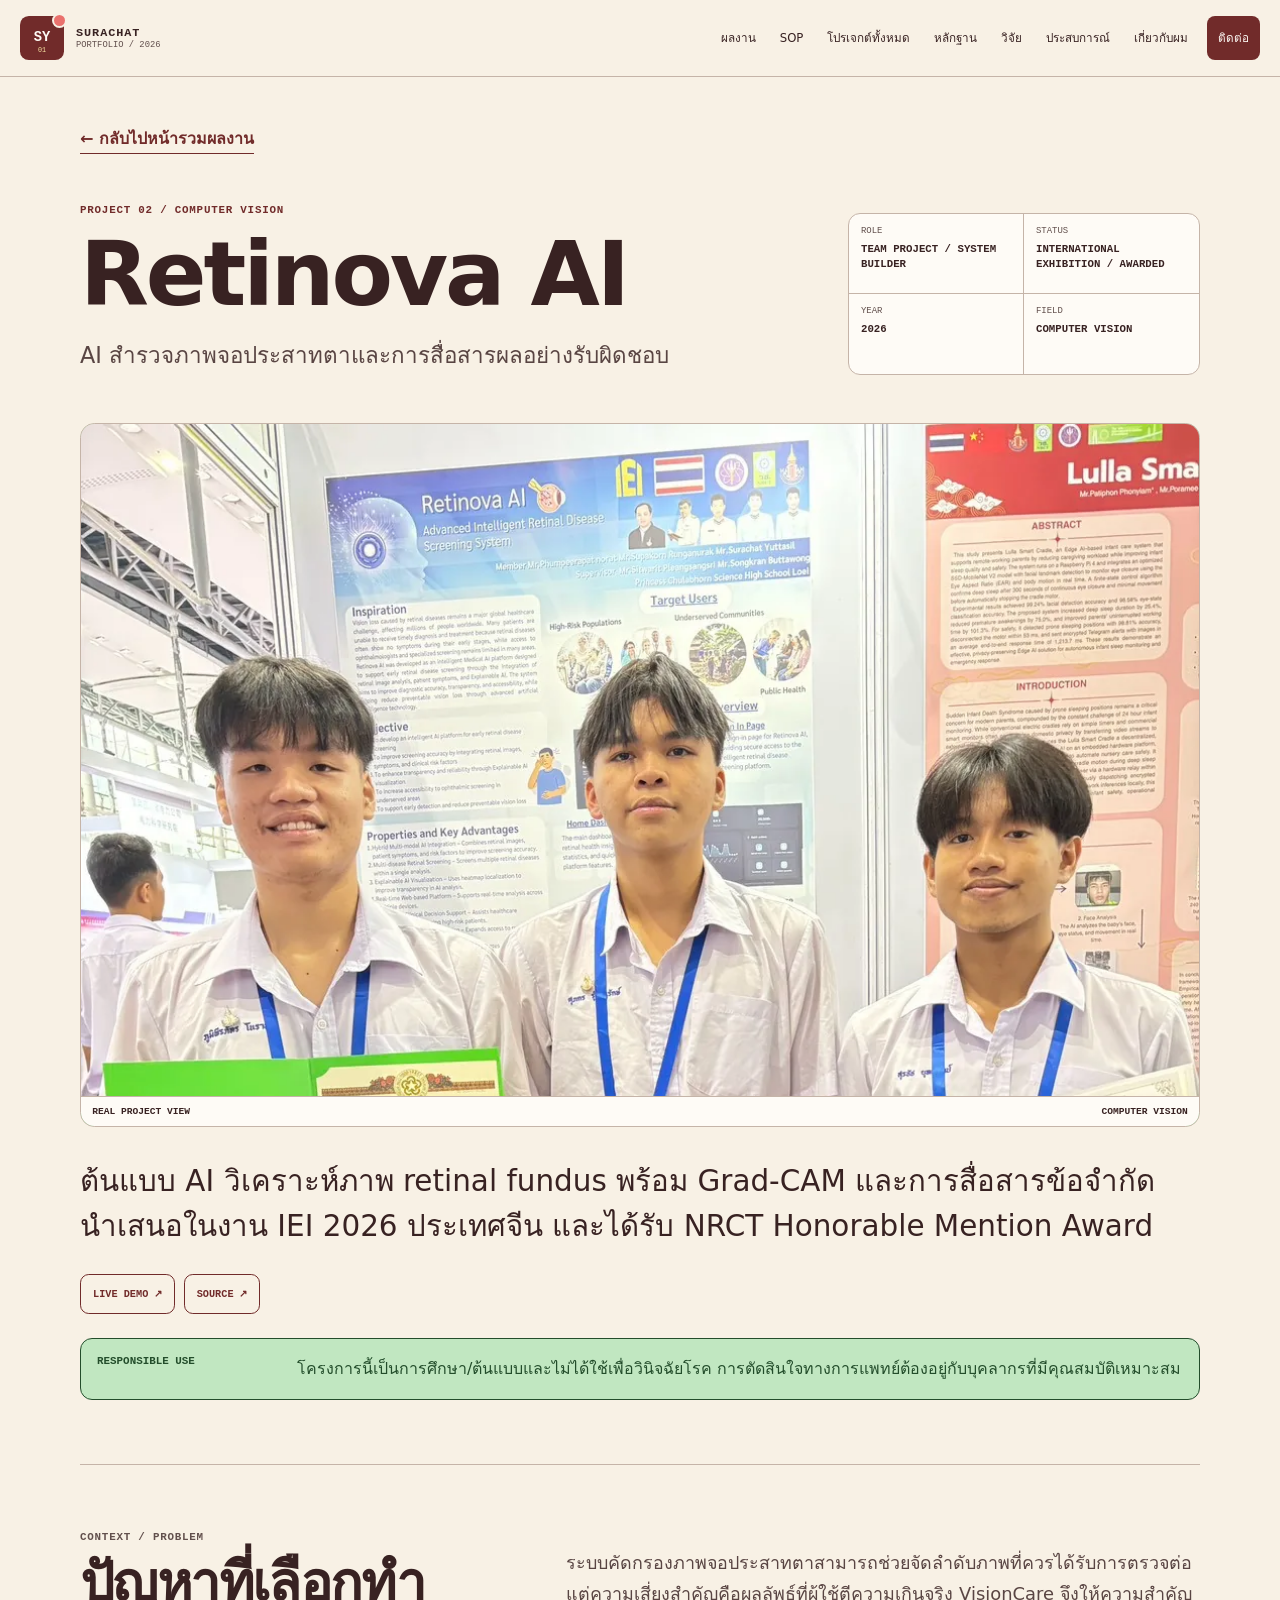
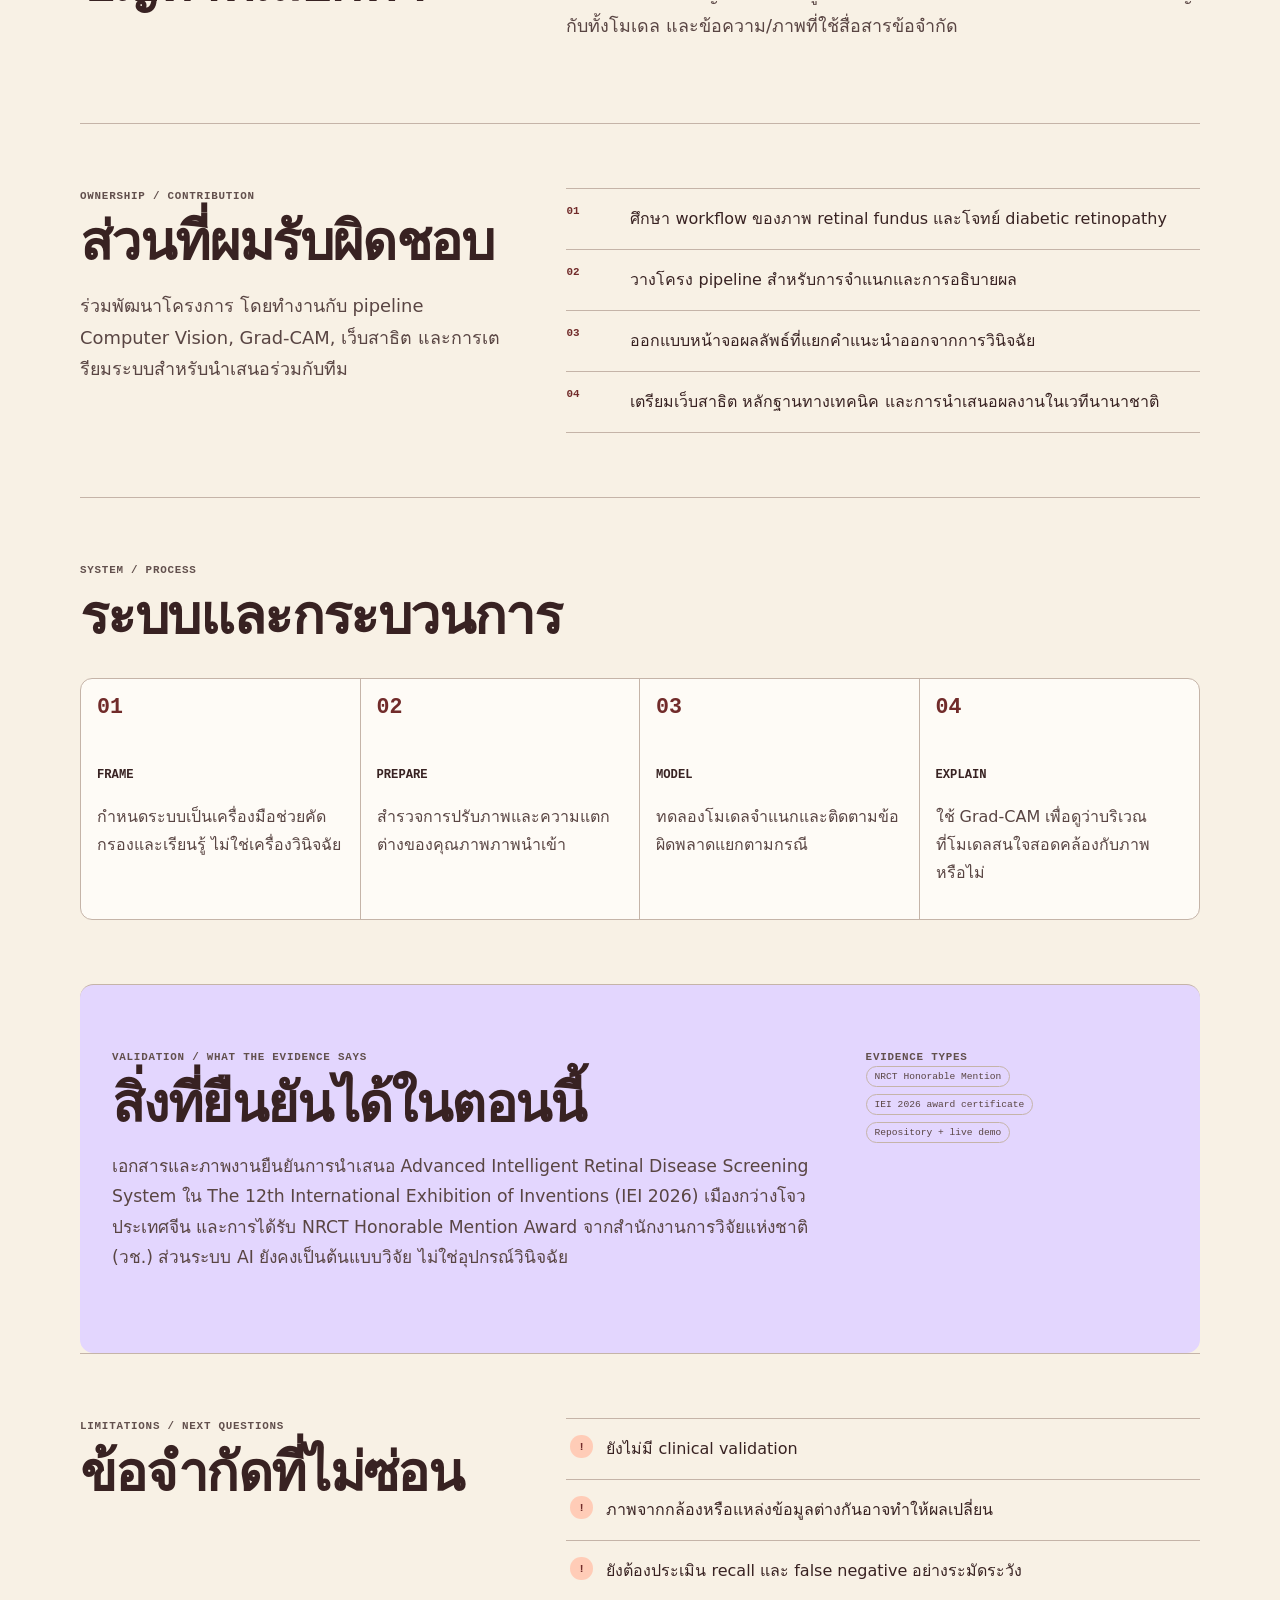
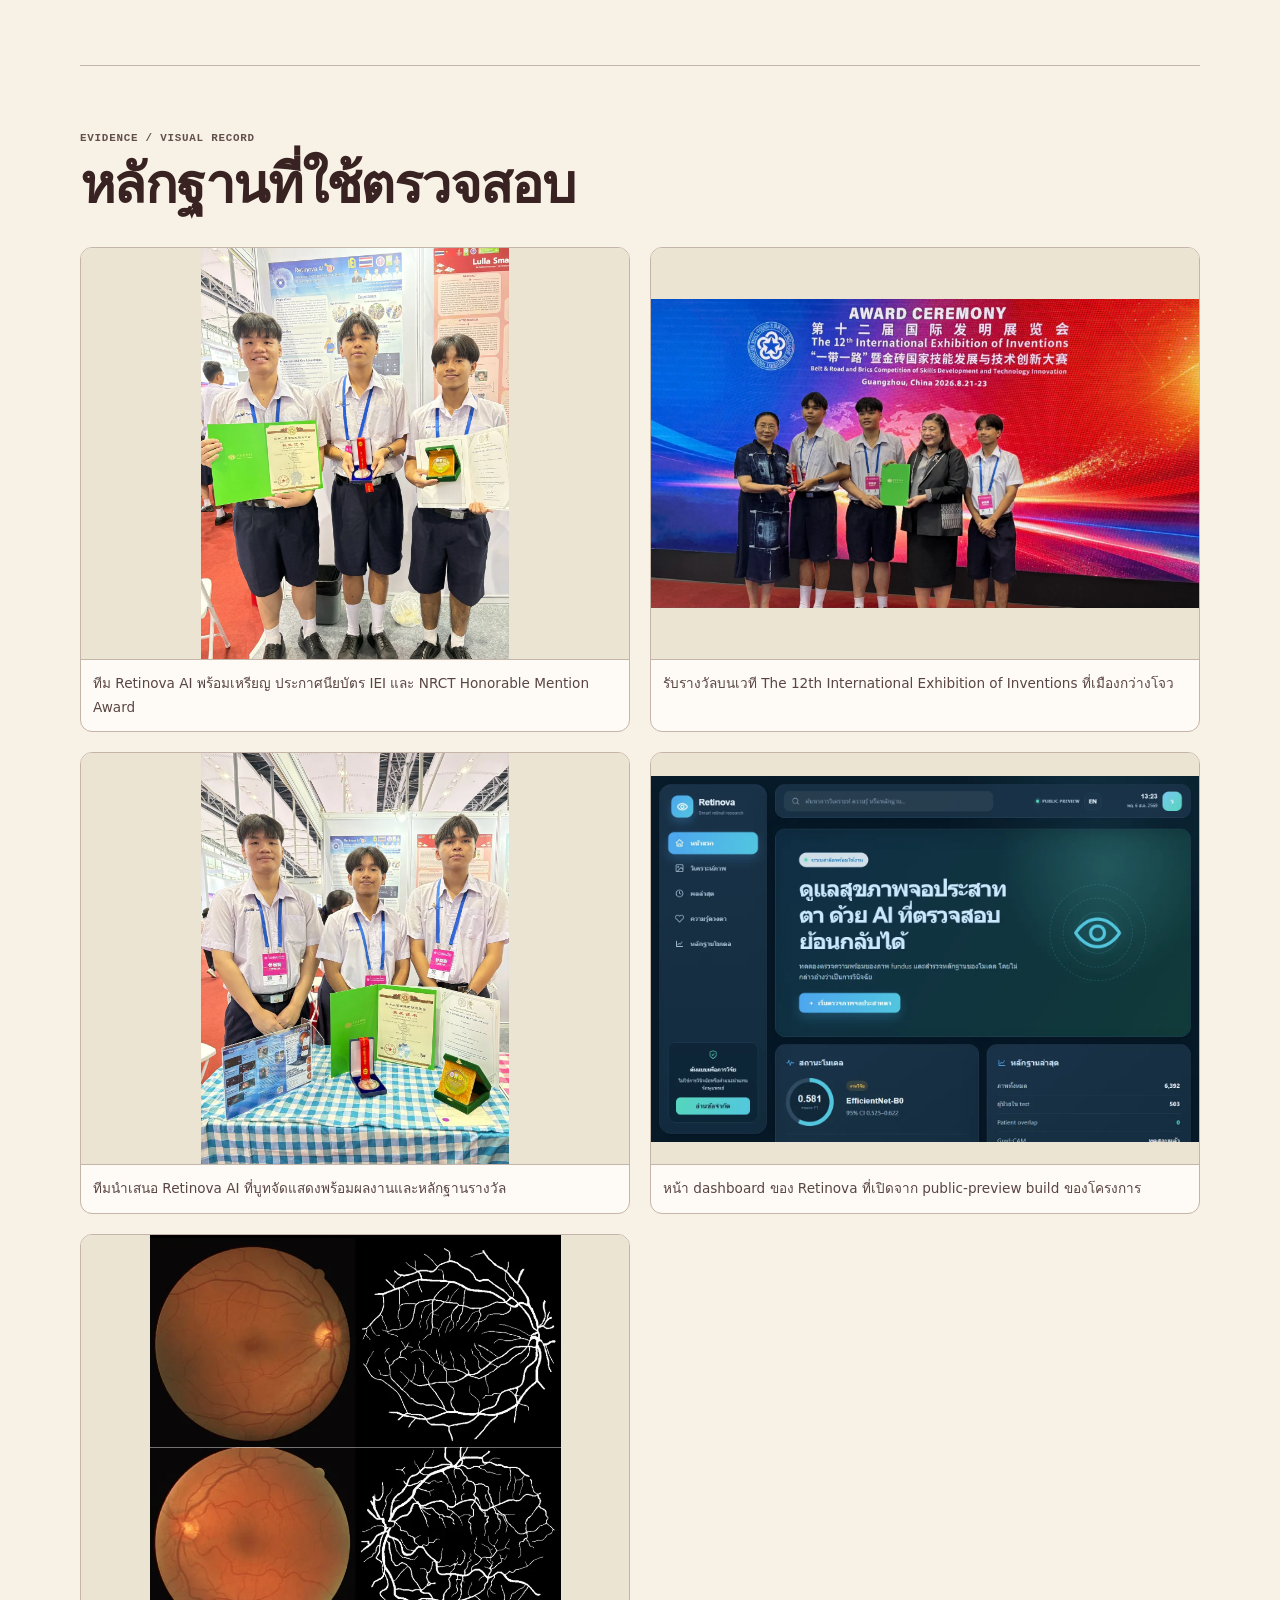
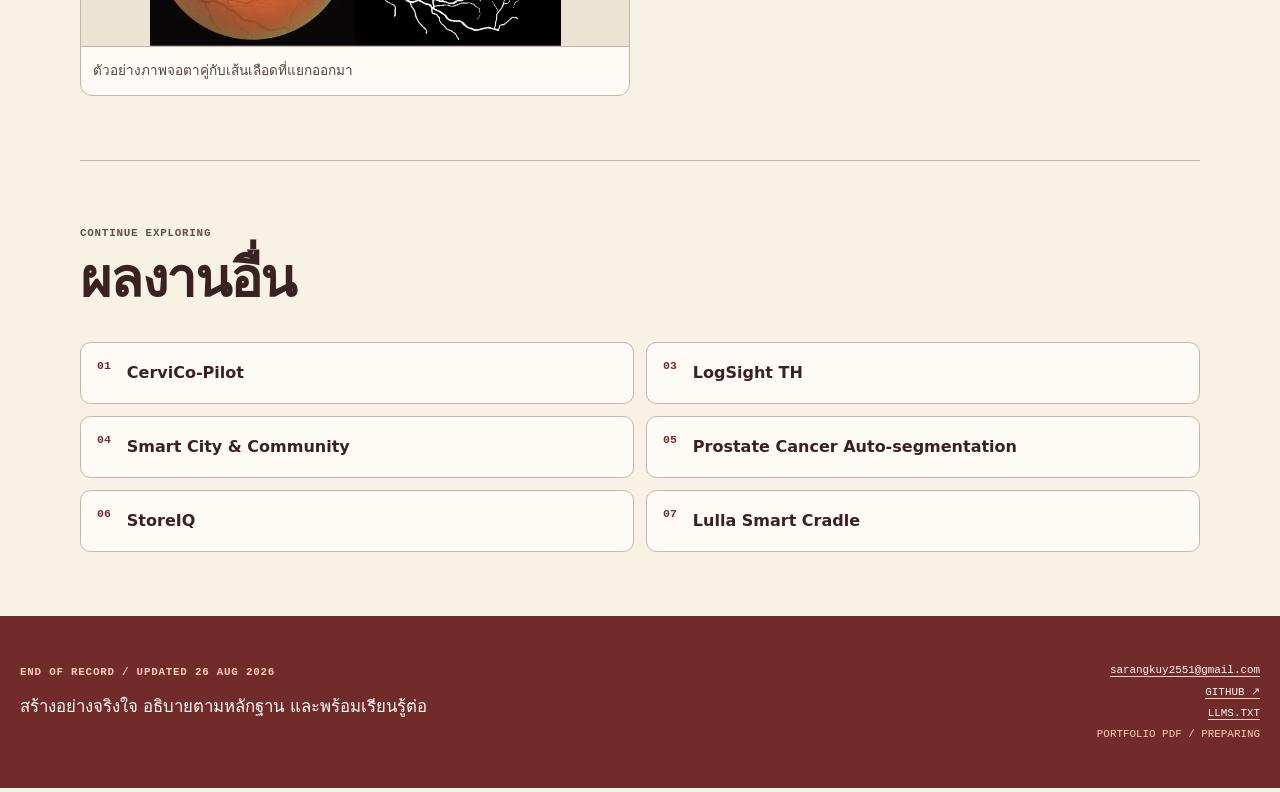
<file: projects/visioncare/index.html>
<!doctype html>
<html lang="th">
<head>
  <meta charset="utf-8">
  <meta name="viewport" content="width=device-width, initial-scale=1">
  <meta name="theme-color" content="#f6f0e3">
  <meta name="referrer" content="no-referrer">
  <meta name="description" content="ต้นแบบ AI วิเคราะห์ภาพ retinal fundus พร้อม Grad-CAM และการสื่อสารข้อจำกัด นำเสนอในงาน IEI 2026 ประเทศจีน และได้รับ NRCT Honorable Mention Award">
  <meta property="og:title" content="Retinova AI — Surachat Yutthasil">
  <meta property="og:description" content="ต้นแบบ AI วิเคราะห์ภาพ retinal fundus พร้อม Grad-CAM และการสื่อสารข้อจำกัด นำเสนอในงาน IEI 2026 ประเทศจีน และได้รับ NRCT Honorable Mention Award">
  <meta property="og:type" content="website">
  <meta name="twitter:card" content="summary">
  <title>Retinova AI — Surachat Yutthasil</title>
  <link rel="icon" href="../../favicon.ico" sizes="any">
  <link rel="stylesheet" href="../../assets/site.css">
  <script src="../../assets/site.js" defer></script>
</head>
<body class="case-page">

<a class="skip-link" href="#main-content">ข้ามไปยังเนื้อหาหลัก</a>
<header class="site-header" data-header>
  <div class="shell header-inner">
    <a class="brand" href="../../index.html" aria-label="กลับหน้าแรก">
      <span class="brand-mark" aria-hidden="true"><b>SY</b><small>01</small></span>
      <span class="brand-copy"><b>SURACHAT</b><small>PORTFOLIO / 2026</small></span>
    </a>
    <button class="menu-toggle" type="button" aria-expanded="false" aria-controls="main-nav" data-menu-toggle>MENU</button>
    <nav class="main-nav" id="main-nav" aria-label="เมนูหลัก" data-menu>
      <a href="../../index.html#work">ผลงาน</a>
      <a href="../../index.html#sop">SOP</a>
      <a href="../../archive/">โปรเจกต์ทั้งหมด</a>
      <a href="../../index.html#evidence">หลักฐาน</a>
      <a href="../../index.html#research">วิจัย</a>
      <a href="../../index.html#experience">ประสบการณ์</a>
      <a href="../../index.html#about">เกี่ยวกับผม</a>
      <a class="nav-cta" href="mailto:sarangkuy2551@gmail.com">ติดต่อ</a>
    </nav>
  </div>
</header>
<main id="main-content">
  <article class="case-shell shell">
    <header class="case-hero reveal">
      <a class="back-link" href="../../index.html#work">← กลับไปหน้ารวมผลงาน</a>
      <div class="case-title-grid">
        <div>
          <p class="micro signal">PROJECT 02 / COMPUTER VISION</p>
          <h1>Retinova AI</h1>
          <p class="case-deck">AI สำรวจภาพจอประสาทตาและการสื่อสารผลอย่างรับผิดชอบ</p>
        </div>
        <dl class="case-facts">
          <div><dt>ROLE</dt><dd>TEAM PROJECT / SYSTEM BUILDER</dd></div>
          <div><dt>STATUS</dt><dd>INTERNATIONAL EXHIBITION / AWARDED</dd></div>
          <div><dt>YEAR</dt><dd>2026</dd></div>
          <div><dt>FIELD</dt><dd>COMPUTER VISION</dd></div>
        </dl>
      </div>

<figure class="project-cover cover-green">
  <img src="../../assets/media/iei-team-awards.webp" alt="ทีม Retinova AI แสดงเหรียญและประกาศนียบัตรหลังนำเสนอผลงานที่ IEI 2026 เมืองกว่างโจว" loading="eager">
  <figcaption><span>REAL PROJECT VIEW</span><b>COMPUTER VISION</b></figcaption>
</figure>
      <p class="case-summary">ต้นแบบ AI วิเคราะห์ภาพ retinal fundus พร้อม Grad-CAM และการสื่อสารข้อจำกัด นำเสนอในงาน IEI 2026 ประเทศจีน และได้รับ NRCT Honorable Mention Award</p>
      <nav class="case-links" aria-label="ลิงก์ภายนอกของโครงการ"><a href="https://kla2009k.github.io/Retinova/" target="_blank" rel="noopener noreferrer">LIVE DEMO <span aria-hidden="true">↗</span></a><a href="https://github.com/kla2009k/Retinova" target="_blank" rel="noopener noreferrer">SOURCE <span aria-hidden="true">↗</span></a></nav>
      <div class="medical-note"><b>RESPONSIBLE USE</b><p>โครงการนี้เป็นการศึกษา/ต้นแบบและไม่ได้ใช้เพื่อวินิจฉัยโรค การตัดสินใจทางการแพทย์ต้องอยู่กับบุคลากรที่มีคุณสมบัติเหมาะสม</p></div>
    </header>

    <section class="case-section case-two-col" aria-labelledby="problem-title">
      <div><p class="micro">CONTEXT / PROBLEM</p><h2 id="problem-title">ปัญหาที่เลือกทำ</h2></div>
      <div class="case-prose"><p>ระบบคัดกรองภาพจอประสาทตาสามารถช่วยจัดลำดับภาพที่ควรได้รับการตรวจต่อ แต่ความเสี่ยงสำคัญคือผลลัพธ์ที่ผู้ใช้ตีความเกินจริง VisionCare จึงให้ความสำคัญกับทั้งโมเดล และข้อความ/ภาพที่ใช้สื่อสารข้อจำกัด</p></div>
    </section>

    <section class="case-section case-two-col" aria-labelledby="role-title">
      <div><p class="micro">OWNERSHIP / CONTRIBUTION</p><h2 id="role-title">ส่วนที่ผมรับผิดชอบ</h2><p class="role-statement">ร่วมพัฒนาโครงการ โดยทำงานกับ pipeline Computer Vision, Grad-CAM, เว็บสาธิต และการเตรียมระบบสำหรับนำเสนอร่วมกับทีม</p></div>
      <ul class="number-list"><li><span>01</span>ศึกษา workflow ของภาพ retinal fundus และโจทย์ diabetic retinopathy</li><li><span>02</span>วางโครง pipeline สำหรับการจำแนกและการอธิบายผล</li><li><span>03</span>ออกแบบหน้าจอผลลัพธ์ที่แยกคำแนะนำออกจากการวินิจฉัย</li><li><span>04</span>เตรียมเว็บสาธิต หลักฐานทางเทคนิค และการนำเสนอผลงานในเวทีนานาชาติ</li></ul>
    </section>

    <section class="case-section" aria-labelledby="process-title">
      <p class="micro">SYSTEM / PROCESS</p><h2 id="process-title">ระบบและกระบวนการ</h2>
      <ol class="process-list"><li><span>01</span><div><b>FRAME</b><p>กำหนดระบบเป็นเครื่องมือช่วยคัดกรองและเรียนรู้ ไม่ใช่เครื่องวินิจฉัย</p></div></li><li><span>02</span><div><b>PREPARE</b><p>สำรวจการปรับภาพและความแตกต่างของคุณภาพภาพนำเข้า</p></div></li><li><span>03</span><div><b>MODEL</b><p>ทดลองโมเดลจำแนกและติดตามข้อผิดพลาดแยกตามกรณี</p></div></li><li><span>04</span><div><b>EXPLAIN</b><p>ใช้ Grad-CAM เพื่อดูว่าบริเวณที่โมเดลสนใจสอดคล้องกับภาพหรือไม่</p></div></li></ol>
    </section>

    <section class="case-section validation-panel" aria-labelledby="validation-title">
      <div><p class="micro">VALIDATION / WHAT THE EVIDENCE SAYS</p><h2 id="validation-title">สิ่งที่ยืนยันได้ในตอนนี้</h2><p>เอกสารและภาพงานยืนยันการนำเสนอ Advanced Intelligent Retinal Disease Screening System ใน The 12th International Exhibition of Inventions (IEI 2026) เมืองกว่างโจว ประเทศจีน และการได้รับ NRCT Honorable Mention Award จากสำนักงานการวิจัยแห่งชาติ (วช.) ส่วนระบบ AI ยังคงเป็นต้นแบบวิจัย ไม่ใช่อุปกรณ์วินิจฉัย</p></div>
      <div><p class="micro">EVIDENCE TYPES</p><div class="tag-row"><span class="tag">NRCT Honorable Mention</span><span class="tag">IEI 2026 award certificate</span><span class="tag">Repository + live demo</span></div></div>
    </section>

    <section class="case-section case-two-col" aria-labelledby="limits-title">
      <div><p class="micro">LIMITATIONS / NEXT QUESTIONS</p><h2 id="limits-title">ข้อจำกัดที่ไม่ซ่อน</h2></div>
      <ul class="limit-list"><li>ยังไม่มี clinical validation</li><li>ภาพจากกล้องหรือแหล่งข้อมูลต่างกันอาจทำให้ผลเปลี่ยน</li><li>ยังต้องประเมิน recall และ false negative อย่างระมัดระวัง</li></ul>
    </section>

    <section class="case-section case-gallery" aria-labelledby="gallery-title"><p class="micro">EVIDENCE / VISUAL RECORD</p><h2 id="gallery-title">หลักฐานที่ใช้ตรวจสอบ</h2><div class="gallery-grid"><figure><img src="../../assets/media/iei-team-awards.webp" alt="ทีม Retinova AI พร้อมเหรียญ ประกาศนียบัตร IEI และ NRCT Honorable Mention Award" loading="lazy"><figcaption>ทีม Retinova AI พร้อมเหรียญ ประกาศนียบัตร IEI และ NRCT Honorable Mention Award</figcaption></figure><figure><img src="../../assets/media/iei-award-ceremony.webp" alt="รับรางวัลบนเวที The 12th International Exhibition of Inventions ที่เมืองกว่างโจว" loading="lazy"><figcaption>รับรางวัลบนเวที The 12th International Exhibition of Inventions ที่เมืองกว่างโจว</figcaption></figure><figure><img src="../../assets/media/iei-booth-team.webp" alt="ทีมนำเสนอ Retinova AI ที่บูทจัดแสดงพร้อมผลงานและหลักฐานรางวัล" loading="lazy"><figcaption>ทีมนำเสนอ Retinova AI ที่บูทจัดแสดงพร้อมผลงานและหลักฐานรางวัล</figcaption></figure><figure><img src="../../assets/media/visioncare-dashboard.webp" alt="หน้า dashboard ของ Retinova ที่เปิดจาก public-preview build ของโครงการ" loading="lazy"><figcaption>หน้า dashboard ของ Retinova ที่เปิดจาก public-preview build ของโครงการ</figcaption></figure><figure><img src="../../assets/media/visioncare-samples.webp" alt="ตัวอย่างภาพจอตาคู่กับเส้นเลือดที่แยกออกมา" loading="lazy"><figcaption>ตัวอย่างภาพจอตาคู่กับเส้นเลือดที่แยกออกมา</figcaption></figure></div></section>

    <section class="case-section next-projects" aria-labelledby="next-title">
      <p class="micro">CONTINUE EXPLORING</p><h2 id="next-title">ผลงานอื่น</h2><nav aria-label="ผลงานอื่น"><a href="../../projects/cervico-pilot/"><span>01</span>CerviCo-Pilot</a><a href="../../projects/logsight-th/"><span>03</span>LogSight TH</a><a href="../../projects/tj-game-hackathon/"><span>04</span>Smart City &amp; Community</a><a href="../../projects/research-mentorship/"><span>05</span>Prostate Cancer Auto-segmentation</a><a href="../../projects/storeiq/"><span>06</span>StoreIQ</a><a href="../../projects/lulla-smart-cradle/"><span>07</span>Lulla Smart Cradle</a></nav>
    </section>
  </article>
</main>

<footer class="site-footer">
  <div class="shell footer-grid">
    <div>
      <p class="micro">END OF RECORD / UPDATED 26 AUG 2026</p>
      <p class="footer-title">สร้างอย่างจริงใจ อธิบายตามหลักฐาน และพร้อมเรียนรู้ต่อ</p>
    </div>
    <div class="footer-links">
      <a href="mailto:sarangkuy2551@gmail.com">sarangkuy2551@gmail.com</a>
      <a href="https://github.com/kla2009k" target="_blank" rel="noopener noreferrer">GITHUB ↗</a>
      <a href="../../llms.txt">LLMS.TXT</a>
      <span aria-label="Portfolio PDF กำลังจัดทำ">PORTFOLIO PDF / PREPARING</span>
    </div>
  </div>
</footer>
</body>
</html>
</file>
<file: assets/site.css>
:root {
  --cream: oklch(96% 0.018 84);
  --cream-deep: oklch(92% 0.025 84);
  --surface: oklch(99% 0.008 84);
  --ink: oklch(28% 0.035 20);
  --ink-soft: oklch(41% 0.028 25);
  --muted: oklch(45% 0.025 32);
  --border: oklch(78% 0.025 56);
  --coral: oklch(69% 0.15 24);
  --coral-dark: oklch(39% 0.10 24);
  --peach: oklch(89% 0.07 42);
  --sage: oklch(89% 0.065 145);
  --sage-dark: oklch(38% 0.075 148);
  --sky: oklch(88% 0.065 242);
  --sky-dark: oklch(40% 0.09 244);
  --lavender: oklch(90% 0.055 300);
  --butter: oklch(92% 0.085 94);
  --line: 1px solid var(--border);
  --space-1: .25rem;
  --space-2: .5rem;
  --space-3: .75rem;
  --space-4: 1rem;
  --space-5: 1.5rem;
  --space-6: 2rem;
  --space-7: 3rem;
  --space-8: 4rem;
  --space-9: 6rem;
  --sans: "Leelawadee UI", Tahoma, system-ui, sans-serif;
  --mono: "Cascadia Mono", Consolas, ui-monospace, monospace;
  --display: "Leelawadee UI", Tahoma, system-ui, sans-serif;
  --ease-out: cubic-bezier(.16, 1, .3, 1);
}

* { box-sizing: border-box; }
html { scroll-behavior: smooth; }
body {
  margin: 0;
  overflow-x: hidden;
  background: var(--cream);
  color: var(--ink);
  font: 400 1rem/1.75 var(--sans);
  -webkit-font-smoothing: antialiased;
}
img { display: block; max-width: 100%; }
a { color: inherit; text-decoration: none; }
button { color: inherit; }
p { text-wrap: pretty; }
h1, h2, h3 { text-wrap: balance; }
:focus-visible { outline: 3px solid var(--sky-dark); outline-offset: 4px; }

.skip-link { position: fixed; left: 1rem; top: 1rem; z-index: 300; padding: .75rem 1rem; background: var(--ink); color: var(--surface); transform: translateY(-180%); }
.skip-link:focus { transform: translateY(0); }
.shell { width: min(1240px, calc(100% - 2rem)); margin-inline: auto; }
.micro { margin: 0; color: var(--muted); font: 600 .68rem/1.5 var(--mono); letter-spacing: .07em; text-transform: uppercase; }
.micro.signal { color: var(--coral-dark); }

/* Navigation */
.site-header { position: sticky; top: 0; z-index: 100; border-bottom: var(--line); background: color-mix(in oklch, var(--cream) 94%, transparent); backdrop-filter: blur(12px); }
.header-inner { min-height: 4.75rem; display: flex; align-items: center; gap: 1.25rem; }
.brand { display: inline-flex; align-items: center; gap: .75rem; margin-right: auto; }
.brand-mark { position: relative; width: 2.75rem; height: 2.75rem; display: grid; place-items: center; border-radius: .55rem; background: var(--coral-dark); color: var(--surface); font-family: var(--mono); }
.brand-mark::after { content: ""; position: absolute; right: -.2rem; top: -.2rem; width: .7rem; height: .7rem; border: 2px solid var(--cream); border-radius: 50%; background: var(--coral); }
.brand-mark b { font-size: .86rem; }
.brand-mark small { position: absolute; bottom: .18rem; color: var(--butter); font-size: .42rem; }
.brand-copy { display: flex; flex-direction: column; font-family: var(--mono); line-height: 1.2; }
.brand-copy b { font-size: .74rem; letter-spacing: .08em; }
.brand-copy small { color: var(--muted); font-size: .55rem; }
.main-nav { display: flex; align-items: center; gap: .1rem; font: 500 .73rem var(--sans); }
.main-nav a { min-height: 2.75rem; display: inline-flex; align-items: center; padding: .65rem .7rem; border-radius: .5rem; }
.main-nav a:hover { background: var(--surface); color: var(--coral-dark); }
.main-nav .nav-cta { margin-left: .35rem; background: var(--coral-dark); color: var(--surface); }
.main-nav .nav-cta:hover { background: var(--coral); color: var(--ink); }
.menu-toggle { display: none; border: var(--line); border-radius: .5rem; background: var(--surface); padding: .6rem .8rem; font: 600 .72rem var(--mono); }

/* Hero */
.hero { min-height: min(820px, calc(100vh - 4.75rem)); display: grid; grid-template-columns: minmax(0, 1.05fr) minmax(24rem, .95fr); align-items: center; gap: clamp(2rem, 5vw, 5rem); padding-block: clamp(3rem, 7vw, 5.5rem); }
.hero > * { min-width: 0; }
.hero h1 { max-width: 10ch; margin: .8rem 0 1.1rem; color: var(--coral-dark); font: 700 clamp(3.25rem, 7.2vw, 5.8rem)/.97 var(--display); letter-spacing: -.035em; overflow-wrap: anywhere; }
.hero h1 span { display: block; max-width: 100%; margin-bottom: .9rem; color: var(--ink); font: 600 clamp(1.05rem, 1.7vw, 1.35rem)/1.3 var(--display); letter-spacing: 0; }
.hero-disciplines { display: inline-block; margin: 0 0 1.4rem; padding: .45rem .65rem; border: 1px solid var(--coral-dark); border-radius: 999px; color: var(--coral-dark); font: 600 .66rem var(--mono); letter-spacing: .045em; }
.hero-lead { max-width: 42rem; margin: 0; color: var(--ink-soft); font-size: clamp(1.05rem, 1.55vw, 1.28rem); line-height: 1.75; }
.english-line { max-width: 40rem; color: var(--muted); font: 500 .78rem/1.75 var(--mono); }
.hero-actions { display: flex; flex-wrap: wrap; gap: .75rem; margin-top: 2rem; }
.button { min-height: 3.1rem; flex-shrink: 0; display: inline-flex; align-items: center; justify-content: center; padding: .75rem 1.15rem; border-radius: .65rem; font: 600 .78rem var(--sans); white-space: nowrap; transition: transform .25s var(--ease-out), background .25s; }
.button:hover { transform: translateY(-2px); }
.button-primary { background: var(--coral); color: var(--ink); }
.button-primary:hover { background: var(--butter); }
.button-quiet, .button-inverse { border: var(--line); background: var(--surface); }
.button-quiet:hover { background: var(--sky); }

.hero-gallery { position: relative; min-height: 35rem; }
.hero-gallery::before { content: ""; position: absolute; inset: 2rem 0 2.5rem 2rem; border-radius: .85rem; background: var(--lavender); }
.hero-shot { position: absolute; margin: 0; overflow: hidden; border: var(--line); border-radius: .85rem; background: var(--surface); }
.hero-shot img { width: 100%; height: 100%; object-fit: cover; object-position: top left; }
.hero-shot figcaption { position: absolute; inset: auto .75rem .75rem; display: flex; justify-content: space-between; gap: 1rem; padding: .55rem .7rem; border-radius: .45rem; background: color-mix(in oklch, var(--surface) 92%, transparent); color: var(--ink); backdrop-filter: blur(8px); }
.hero-shot figcaption span { font: 600 .68rem var(--mono); }
.hero-shot figcaption b { font-size: .7rem; }
.hero-shot-main { inset: 0 1.75rem 5rem 0; }
.hero-shot-main img { object-position: 25% top; }
.hero-shot-detail { right: 0; bottom: 1.5rem; width: 52%; height: 13.5rem; border-color: var(--sky-dark); box-shadow: -10px 10px 0 var(--sky); }
.hero-gallery-note { position: absolute; left: .75rem; bottom: .2rem; max-width: 19rem; margin: 0; color: var(--muted); font-size: .78rem; }

/* Applicant facts */
.profile-strip { border-top: var(--line); background: var(--surface); }
.profile-facts { display: grid; grid-template-columns: .75fr 1.45fr 1.15fr .65fr; margin-block: 0; }
.profile-facts div { min-width: 0; padding: 1.25rem; border-left: var(--line); }
.profile-facts div:first-child { border-left: 0; padding-left: 0; }
.profile-facts dt { color: var(--muted); font: 600 .6rem var(--mono); letter-spacing: .04em; text-transform: uppercase; }
.profile-facts dd { margin: .35rem 0 0; overflow-wrap: anywhere; font: 650 .92rem/1.5 var(--display); }
.profile-privacy { margin-top: 0; margin-bottom: 0; padding-block: .85rem; border-top: var(--line); color: var(--muted); font-size: .78rem; }

/* Reader route */
.reader-path { border-block: var(--line); background: var(--lavender); }
.reader-path-grid { display: grid; grid-template-columns: minmax(10rem, .75fr) repeat(3, minmax(0, 1fr)); align-items: stretch; }
.reader-path-grid > p { display: flex; align-items: center; margin: 0; padding: 1.25rem 1.25rem 1.25rem 0; color: var(--coral-dark); font-weight: 700; }
.reader-path-grid a { min-height: 7rem; display: grid; grid-template-columns: 2.25rem 1fr; grid-template-rows: auto auto; align-content: center; column-gap: .75rem; padding: 1rem 1.25rem; border-left: var(--line); transition: background .25s var(--ease-out); }
.reader-path-grid a:hover { background: var(--surface); }
.reader-path-grid span { grid-row: 1 / 3; align-self: center; color: var(--coral-dark); font: 700 .72rem var(--mono); }
.reader-path-grid b { align-self: end; font-size: .98rem; }
.reader-path-grid small { color: var(--ink-soft); font-size: .72rem; }

/* Latest recognition */
.latest-recognition { border-bottom: var(--line); background: var(--coral-dark); color: var(--surface); }
.recognition-heading .micro { color: var(--peach); }
.latest-recognition .recognition-heading > p { color: color-mix(in oklch, var(--surface) 88%, var(--coral-dark)); }
.recognition-feature-grid { display: grid; grid-template-columns: repeat(12, minmax(0, 1fr)); gap: 1.25rem; }
.recognition-feature { grid-column: span 7; overflow: hidden; border: 1px solid color-mix(in oklch, var(--surface) 30%, var(--coral-dark)); border-radius: .9rem; background: var(--surface); color: var(--ink); }
.recognition-feature--2 { grid-column: span 5; background: var(--butter); }
.recognition-feature figure { position: relative; aspect-ratio: 16 / 10; margin: 0; overflow: hidden; border-bottom: var(--line); background: var(--cream-deep); }
.recognition-feature--2 figure { aspect-ratio: 4 / 3; }
.recognition-feature img { width: 100%; height: 100%; object-fit: cover; object-position: center; transition: transform .6s var(--ease-out); }
.recognition-feature--1 img { object-position: center 28%; }
.recognition-feature:hover img { transform: scale(1.018); }
.recognition-proof-strip { height: 7rem; display: grid; grid-template-columns: repeat(3, 1fr); margin: 0; padding: 0; border-bottom: var(--line); background: var(--cream-deep); list-style: none; }
.recognition-proof-strip li { min-width: 0; overflow: hidden; border-right: var(--line); }
.recognition-proof-strip li:last-child { border-right: 0; }
.recognition-proof-strip img { width: 100%; height: 100%; object-fit: cover; object-position: center; background: var(--surface); }
.recognition-proof-strip li:nth-child(n+2) img { object-fit: contain; }
.recognition-feature-copy { padding: clamp(1.25rem, 2.5vw, 2rem); }
.recognition-feature-meta { display: flex; flex-wrap: wrap; justify-content: space-between; gap: .65rem 1rem; color: var(--muted); font: 600 .62rem/1.5 var(--mono); }
.recognition-feature-meta span { color: var(--coral-dark); }
.recognition-feature h3 { margin: 1rem 0 .4rem; font: 700 clamp(1.65rem, 3.2vw, 2.8rem)/1.1 var(--display); letter-spacing: -.025em; }
.recognition-feature--2 h3 { font-size: clamp(1.5rem, 2.7vw, 2.25rem); }
.recognition-result { max-width: 30ch; margin: .35rem 0 1rem; color: var(--coral-dark); font: 700 clamp(1.05rem, 1.6vw, 1.35rem)/1.45 var(--display); }
.recognition-feature-copy > p:not(.recognition-result) { max-width: 62ch; color: var(--ink-soft); }

/* Shared sections */
.section { padding-block: clamp(4.5rem, 9vw, 7rem); }
.section-heading { display: grid; grid-template-columns: minmax(0, 1fr) minmax(18rem, .55fr); gap: 3rem; align-items: end; margin-bottom: 2.5rem; }
h2 { margin: .5rem 0 0; font: 700 clamp(2rem, 4.2vw, 3.8rem)/1.12 var(--display); letter-spacing: -.03em; }
.section-heading > p { max-width: 42rem; margin: 0; color: var(--ink-soft); }

.filter-row { display: flex; flex-wrap: wrap; gap: .5rem; margin-bottom: 1.25rem; }
.filter-button { padding: .5rem .8rem; border: var(--line); border-radius: 999px; background: var(--surface); font: 500 .72rem var(--sans); cursor: pointer; }
.filter-button:hover { border-color: var(--coral-dark); }
.filter-button.is-active { border-color: var(--coral-dark); background: var(--coral-dark); color: var(--surface); }

/* Projects */
.project-grid { display: grid; grid-template-columns: repeat(12, 1fr); gap: 1.5rem; }
.project-card { position: relative; grid-column: span 6; overflow: hidden; border: var(--line); border-radius: .9rem; background: var(--surface); transition: transform .3s var(--ease-out), border-color .3s; }
.project-card:nth-child(1) { grid-column: span 7; }
.project-card:nth-child(2) { grid-column: span 5; }
.project-card:nth-child(3) { grid-column: span 12; display: grid; grid-template-columns: 1.15fr .85fr; }
.project-card:nth-child(3) .project-cover { height: 100%; min-height: 29rem; }
.project-card:nth-child(4), .project-card:nth-child(5) { grid-column: span 6; }
.project-card:hover { transform: translateY(-5px); border-color: var(--coral-dark); }
.project-card[hidden] { display: none; }
.card-link { position: absolute; inset: 0; z-index: 5; }
.project-cover { position: relative; height: 19rem; margin: 0; overflow: hidden; background: var(--peach); }
.project-cover img { width: 100%; height: 100%; object-fit: cover; transition: transform .6s var(--ease-out); }
.project-card:hover .project-cover img { transform: scale(1.025); }
.project-cover figcaption { position: absolute; left: .8rem; right: .8rem; bottom: .8rem; display: flex; justify-content: space-between; align-items: center; gap: 1rem; padding: .55rem .7rem; border-radius: .45rem; background: color-mix(in oklch, var(--surface) 92%, transparent); backdrop-filter: blur(8px); }
.project-cover figcaption span, .project-cover figcaption b { font: 600 .6rem var(--mono); }
.cover-orange { background: var(--peach); }
.cover-green { background: var(--sage); }
.cover-blue { background: var(--sky); }
.project-art { position: relative; min-height: 17rem; overflow: hidden; background: var(--sky); }
.art-grid, .art-orbit { display: none; }
.art-core { position: absolute; inset: 50% auto auto 50%; transform: translate(-50%, -50%); width: 8rem; height: 8rem; display: grid; place-items: center; border-radius: 50%; background: var(--surface); }
.art-core b { font: 700 2.7rem var(--display); }
.art-core small { max-width: 6rem; text-align: center; font: 600 .5rem var(--mono); }
.art-readout { display: none; }
.project-card-body { position: relative; z-index: 2; padding: 1.5rem; }
.card-topline { display: flex; justify-content: space-between; color: var(--muted); font: 600 .62rem var(--mono); }
.project-card h3 { margin: 1.25rem 0 0; font: 700 clamp(1.65rem, 3vw, 2.55rem)/1.1 var(--display); letter-spacing: -.025em; }
.project-subtitle { margin: .45rem 0 1rem; color: var(--ink-soft); font-weight: 600; }
.project-card-body > p:not(.project-subtitle) { max-width: 62ch; color: var(--ink-soft); }
.truth-row { display: flex; flex-wrap: wrap; gap: .5rem; margin-block: 1.25rem .75rem; }
.truth-label, .status-label { padding: .3rem .55rem; border-radius: 999px; font: 600 .58rem var(--mono); }
.truth-label { background: var(--lavender); color: var(--ink); }
.status-label { background: var(--sage); color: var(--sage-dark); }
.tag-row { display: flex; flex-wrap: wrap; gap: .45rem; }
.tag { padding: .25rem .5rem; border: var(--line); border-radius: 999px; color: var(--ink-soft); font: 500 .6rem var(--mono); }
.text-link { display: inline-flex; gap: .5rem; align-items: center; margin-top: 1.25rem; border-bottom: 1px solid var(--coral-dark); color: var(--coral-dark); font: 600 .68rem var(--mono); }
.text-link.standalone { position: relative; z-index: 2; padding-bottom: .2rem; }
.archive-invite { display: grid; grid-template-columns: 1fr auto; gap: 2rem; align-items: center; margin-top: 1.5rem; padding: 1.5rem; border: var(--line); border-radius: .85rem; background: var(--butter); }
.archive-invite h3 { max-width: 48rem; margin: .4rem 0 0; font: 700 clamp(1.3rem, 2.3vw, 2rem)/1.3 var(--display); }

/* Statement of purpose */
.sop-section { position: relative; overflow: hidden; background: var(--coral-dark); color: var(--surface); }
.sop-section::after { content: "WHY"; position: absolute; right: -1rem; bottom: -4.25rem; color: color-mix(in oklch, var(--coral) 22%, transparent); font: 700 clamp(8rem, 23vw, 20rem)/1 var(--display); letter-spacing: -.04em; pointer-events: none; }
.sop-layout { position: relative; z-index: 1; display: grid; grid-template-columns: minmax(19rem, .78fr) minmax(0, 1.22fr); gap: clamp(2rem, 6vw, 6rem); align-items: start; }
.sop-heading { position: sticky; top: 7rem; }
.sop-label { width: fit-content; margin: 0 0 1.5rem; padding: .45rem .7rem; border: 1px solid var(--peach); border-radius: 999px; color: var(--peach); font: 600 .66rem var(--mono); letter-spacing: .045em; }
.sop-heading h2 { max-width: 15ch; margin: 0; font-size: clamp(2.25rem, 4.6vw, 4.25rem); line-height: 1.13; letter-spacing: -.03em; }
.sop-lead { max-width: 46rem; margin: 1.5rem 0 0; color: color-mix(in oklch, var(--surface) 84%, var(--coral-dark)); font-size: 1.08rem; }
.sop-direction { display: flex; flex-direction: column; gap: .2rem; margin-top: 2rem; padding-top: 1.25rem; border-top: 1px solid color-mix(in oklch, var(--surface) 38%, transparent); }
.sop-direction span { color: var(--peach); font: 600 .62rem var(--mono); }
.sop-direction b { font: 700 1.15rem var(--display); }
.sop-direction small { color: color-mix(in oklch, var(--surface) 75%, var(--coral-dark)); }
.sop-copy { max-width: 49rem; padding: clamp(1.5rem, 4vw, 3rem); border-radius: .85rem; background: var(--surface); color: var(--ink); }
.sop-copy > p { max-width: 68ch; margin: 0; font-size: clamp(1rem, 1.25vw, 1.12rem); line-height: 1.88; }
.sop-copy > p + p { margin-top: 1.5rem; padding-top: 1.5rem; border-top: var(--line); }
.sop-copy blockquote { margin: 2rem 0 0; padding: 1.5rem; border-radius: .65rem; background: var(--butter); color: var(--coral-dark); font: 700 clamp(1.15rem, 2vw, 1.45rem)/1.65 var(--display); }

/* Project archive */
.archive-hero { padding-block: clamp(3rem, 7vw, 6rem) clamp(2.5rem, 5vw, 4rem); }
.archive-hero .back-link { margin-bottom: clamp(2.5rem, 6vw, 5rem); }
.archive-heading { display: grid; grid-template-columns: minmax(0, 1.45fr) minmax(17rem, .55fr); gap: clamp(2rem, 6vw, 6rem); align-items: end; }
.archive-hero h1 { max-width: 14ch; margin: .75rem 0 0; color: var(--coral-dark); font: 700 clamp(3.1rem, 7.5vw, 5.9rem)/.98 var(--display); letter-spacing: -.035em; }
.archive-hero h1 span { display: block; margin-top: .65rem; color: var(--ink); font-size: .42em; line-height: 1.25; letter-spacing: -.02em; }
.archive-heading-note { max-width: 30rem; margin: 0; padding-top: 1rem; border-top: 1px solid var(--coral-dark); color: var(--ink-soft); font-size: .96rem; }
.archive-intro { display: grid; grid-template-columns: 1fr 1fr; gap: clamp(1.5rem, 4vw, 4rem); max-width: 72rem; margin-top: clamp(2.5rem, 6vw, 5rem); color: var(--ink-soft); font-size: 1.06rem; }
.archive-intro p { margin: 0; }
.archive-section { padding-block: 0 7rem; }
.archive-section > .filter-row { position: sticky; top: 5.5rem; z-index: 20; width: fit-content; max-width: 100%; padding: .55rem; border: var(--line); border-radius: 999px; background: color-mix(in oklch, var(--cream) 94%, transparent); backdrop-filter: blur(12px); }
.archive-cluster { margin-top: clamp(3rem, 7vw, 6rem); }
.archive-cluster[hidden] { display: none; }
.archive-cluster-heading { display: grid; grid-template-columns: minmax(14rem, .7fr) minmax(0, 1fr); gap: 2rem; align-items: start; margin-bottom: 1.5rem; padding-bottom: 1.25rem; border-bottom: var(--line); }
.archive-cluster-heading h2 { margin: 0; color: var(--coral-dark); font-size: clamp(1.7rem, 3vw, 2.6rem); }
.archive-cluster-heading p { max-width: 58ch; margin: .25rem 0 0 auto; color: var(--ink-soft); }
.archive-grid { display: grid; grid-template-columns: repeat(12, minmax(0, 1fr)); gap: 1.25rem; }
.archive-card { position: relative; grid-column: span 6; min-width: 0; overflow: hidden; border: var(--line); border-radius: .8rem; background: var(--surface); transition: transform .25s var(--ease-out), border-color .25s var(--ease-out), background .25s var(--ease-out); }
.archive-card:hover { transform: translateY(-3px); border-color: var(--coral-dark); }
.archive-card--lead { grid-column: 1 / -1; display: grid; grid-template-columns: minmax(0, 1.15fr) minmax(20rem, .85fr); background: var(--butter); }
.archive-card--showcase { grid-column: span 6; }
.archive-card--compact { grid-column: span 6; display: grid; grid-template-columns: 11rem minmax(0, 1fr); }
.archive-card[hidden] { display: none; }
.archive-visual { min-height: 18rem; margin: 0; overflow: hidden; border-bottom: var(--line); background: var(--cream-deep); }
.archive-card--lead .archive-visual, .archive-card--compact .archive-visual { min-height: 100%; border-right: var(--line); border-bottom: 0; }
.archive-visual img { width: 100%; height: 100%; min-height: 18rem; object-fit: cover; object-position: center; transition: transform .55s var(--ease-out); }
.archive-card:hover .archive-visual img { transform: scale(1.02); }
.archive-card--compact .archive-visual img { min-height: 100%; }
.archive-generated { position: relative; display: grid; place-items: center; background: var(--sky); }
.archive-generated::before { content: ""; position: absolute; inset: 1.25rem; border: 1px solid var(--sky-dark); border-radius: 50%; opacity: .45; }
.archive-generated span { position: absolute; left: 1rem; top: 1rem; color: var(--sky-dark); font: 600 .65rem var(--mono); }
.archive-generated b { color: var(--sky-dark); font: 700 clamp(3rem, 7vw, 6rem)/1 var(--display); }
.archive-generated small { position: absolute; right: 1rem; bottom: 1rem; color: var(--sky-dark); font: 600 .62rem var(--mono); }
.archive-card-body { padding: 1.5rem; }
.archive-meta { display: flex; justify-content: space-between; gap: 1rem; color: var(--muted); font: 600 .61rem var(--mono); }
.archive-card h2 { margin: 1rem 0 .35rem; font-size: clamp(1.7rem, 3.2vw, 2.8rem); }
.archive-card--lead h2 { font-size: clamp(2.4rem, 5vw, 4.5rem); }
.archive-card--compact h2 { font-size: clamp(1.45rem, 2.4vw, 2rem); }
.archive-subtitle { margin: 0 0 1rem; color: var(--ink); font-weight: 650; }
.archive-card-body > p:not(.archive-subtitle) { color: var(--ink-soft); }
.archive-detail { padding-top: 1rem; border-top: var(--line); }
.archive-stack { display: grid; grid-template-columns: 8rem 1fr; gap: .75rem; align-items: start; margin-top: 1.25rem; }
.archive-stack > span { padding-top: .3rem; color: var(--coral-dark); font: 600 .58rem/1.4 var(--mono); }
.archive-card--compact .archive-card-body { padding: 1.25rem; }
.archive-card--compact .archive-detail { font-size: .9rem; }
.archive-card--compact .archive-stack { grid-template-columns: 1fr; }
.archive-links, .case-links { display: flex; flex-wrap: wrap; gap: .55rem; margin-top: 1.35rem; }
.archive-links a, .case-links a { display: inline-flex; align-items: center; gap: .35rem; min-height: 2.5rem; padding: .55rem .75rem; border: 1px solid var(--coral-dark); border-radius: .55rem; color: var(--coral-dark); font: 650 .64rem var(--mono); transition: background .2s var(--ease-out), color .2s var(--ease-out), transform .2s var(--ease-out); }
.archive-links a:hover, .case-links a:hover { background: var(--coral-dark); color: var(--surface); transform: translateY(-1px); }
.archive-policy { display: grid; grid-template-columns: 12rem 1fr; gap: 2rem; margin-top: 3rem; padding: 1.5rem; border: var(--line); border-radius: .8rem; background: var(--lavender); }
.archive-policy p { margin: 0; }

/* Supporting content */
.research-section { border-block: var(--line); background: var(--sage); }
.research-grid { display: grid; grid-template-columns: 1fr 1fr; gap: 4rem; align-items: center; }
.research-copy p:not(.micro), .about-copy > p:not(.micro) { max-width: 68ch; color: var(--ink-soft); font-size: 1.08rem; }
.research-instrument { overflow: hidden; border: 1px solid var(--sage-dark); border-radius: .85rem; background: var(--surface); }
.instrument-screen { min-height: 12rem; display: flex; flex-direction: column; align-items: center; justify-content: center; background: var(--sky); color: var(--sky-dark); font-family: var(--mono); }
.instrument-screen span { font-size: .62rem; }
.instrument-screen b { font-size: 1.05rem; }
.instrument-screen i { width: 65%; height: 2.8rem; margin-top: 1rem; background: var(--sky-dark); clip-path: polygon(0 45%, 8% 45%, 12% 15%, 17% 82%, 23% 42%, 35% 42%, 39% 5%, 44% 90%, 51% 45%, 67% 45%, 72% 23%, 78% 70%, 84% 45%, 100% 45%, 100% 55%, 0 55%); }
.research-instrument ol { display: grid; grid-template-columns: 1fr 1fr; margin: 0; padding: 0; list-style: none; }
.research-instrument li { padding: 1rem; border-bottom: var(--line); font: 600 .68rem var(--mono); }
.research-instrument li:nth-child(odd) { border-right: var(--line); }
.research-instrument li span { margin-right: .75rem; color: var(--coral-dark); }
.research-instrument > p { margin: 0; padding: .75rem; color: var(--muted); font-size: .7rem; text-align: right; }
.experience-list { border-top: var(--line); }
.experience-row { display: grid; grid-template-columns: .7fr 1.3fr 1fr; gap: 2rem; align-items: center; padding-block: 1.5rem; border-bottom: var(--line); }
.experience-row h3 { margin: .25rem 0 0; font: 700 1.35rem var(--display); }
.experience-row > p { max-width: 68ch; margin: 0; color: var(--ink-soft); }
.evidence-library { border-top: var(--line); background: var(--cream-deep); }
.evidence-card-grid { display: grid; grid-template-columns: repeat(12, 1fr); gap: 1.25rem; }
.evidence-card { grid-column: span 6; overflow: hidden; border: var(--line); border-radius: .9rem; background: var(--surface); }
.evidence-card:first-child { grid-column: span 7; }
.evidence-card:nth-child(2) { grid-column: span 5; }
.evidence-card figure { height: 20rem; margin: 0; overflow: hidden; border-bottom: var(--line); background: var(--cream); }
.evidence-card img { width: 100%; height: 100%; object-fit: contain; }
.evidence-card-copy { padding: 1.35rem; }
.evidence-card-meta { display: flex; flex-wrap: wrap; justify-content: space-between; gap: .75rem; color: var(--muted); font: 600 .61rem var(--mono); }
.evidence-card-meta span { color: var(--coral-dark); }
.evidence-card h3 { margin: .75rem 0 .45rem; font: 700 clamp(1.35rem, 2.5vw, 2rem)/1.2 var(--display); }
.evidence-card p { margin: .45rem 0 0; color: var(--ink-soft); }
.evidence-card .evidence-claim { color: var(--ink); font-weight: 650; }
.evidence-footnote { max-width: 70rem; margin: 1.5rem 0 0; padding: 1rem 1.1rem; border: 1px solid var(--coral); border-radius: .65rem; background: var(--peach); color: var(--ink-soft); font-size: .9rem; }
.evidence-section { border-block: var(--line); background: var(--sky); }
.evidence-grid { display: grid; grid-template-columns: .8fr 1.2fr; gap: 4rem; }
.timeline { margin: 0; padding: 0; border-top: 1px solid var(--sky-dark); list-style: none; }
.timeline-item { display: grid; grid-template-columns: 5rem 1fr; gap: 1rem; padding-block: 1rem; border-bottom: 1px solid color-mix(in oklch, var(--sky-dark) 45%, var(--sky)); }
.timeline time { color: var(--sky-dark); font: 600 .82rem var(--mono); }
.timeline b { font-size: 1.08rem; }
.timeline p { margin: .2rem 0 0; color: var(--ink-soft); }
.about-grid { display: grid; grid-template-columns: 1fr 1fr; gap: 4rem; }
.skill-grid { display: grid; grid-template-columns: 1fr 1fr; gap: 1rem; align-content: start; }
.skill-panel { border: var(--line); border-radius: .75rem; background: var(--surface); padding: 1.25rem; }
.skill-panel:first-child { grid-column: 1 / -1; background: var(--butter); }
.skill-panel ul { margin: 1rem 0 0; padding: 0; list-style: none; }
.skill-panel li { padding-block: .4rem; border-bottom: 1px solid var(--border); }
.contact-band { border-top: var(--line); background: var(--peach); }
.contact-grid { display: grid; grid-template-columns: 1fr auto; gap: 3rem; align-items: center; padding-block: 3rem; }
.contact-band h2 { max-width: 18ch; font-size: clamp(1.8rem, 4vw, 3.4rem); }
.contact-band .micro { color: var(--coral-dark); }
.site-footer { background: var(--coral-dark); color: var(--surface); }
.footer-grid { display: grid; grid-template-columns: 1fr auto; gap: 3rem; padding-block: 3rem; }
.footer-title { max-width: 38rem; margin: .75rem 0 0; font-size: 1.05rem; }
.footer-links { display: flex; flex-direction: column; align-items: flex-end; gap: .5rem; font: 500 .68rem var(--mono); }
.footer-links a { border-bottom: 1px solid var(--peach); }
.footer-links span, .site-footer .micro { color: var(--peach); }

/* Case studies */
.case-shell { max-width: 1120px; }
.case-hero { padding-block: 3rem 4rem; }
.back-link { display: inline-block; margin-bottom: 3rem; border-bottom: 1px solid var(--coral-dark); color: var(--coral-dark); font-weight: 600; }
.case-title-grid { display: grid; grid-template-columns: 1fr 22rem; gap: 3rem; align-items: end; }
.case-title-grid h1 { margin: .75rem 0 1rem; font: 700 clamp(3rem, 7vw, 5.9rem)/1 var(--display); letter-spacing: -.035em; overflow-wrap: anywhere; }
.case-deck { max-width: 48rem; margin: 0; color: var(--ink-soft); font-size: clamp(1.1rem, 2vw, 1.4rem); }
.case-facts { display: grid; grid-template-columns: 1fr 1fr; margin: 0; overflow: hidden; border: var(--line); border-radius: .75rem; background: var(--surface); }
.case-facts div { min-height: 5rem; padding: .75rem; border-bottom: var(--line); }
.case-facts div:nth-child(odd) { border-right: var(--line); }
.case-facts div:nth-last-child(-n+2) { border-bottom: 0; }
.case-facts dt { color: var(--muted); font: 500 .56rem var(--mono); }
.case-facts dd { margin: .35rem 0 0; overflow-wrap: anywhere; font: 600 .67rem/1.4 var(--mono); }
.case-hero > .project-cover { height: auto; min-height: 28rem; margin-top: 3rem; border: var(--line); border-radius: .9rem; }
.case-hero > .project-cover img { width: 100%; min-height: 28rem; max-height: 42rem; object-fit: cover; object-position: top; }
.case-hero > .project-cover figcaption { position: static; border-top: var(--line); border-radius: 0; background: var(--surface); }
.case-hero > .project-art { min-height: 28rem; margin-top: 3rem; border-radius: .9rem; }
.case-summary { max-width: 60ch; margin: 2rem 0 0; font-size: clamp(1.25rem, 2.3vw, 1.9rem); line-height: 1.55; }
.case-links { margin-top: 1.5rem; }
.medical-note { display: grid; grid-template-columns: 11rem 1fr; gap: 1.5rem; margin-top: 1.5rem; padding: 1rem; border: 1px solid var(--sage-dark); border-radius: .75rem; background: var(--sage); color: var(--sage-dark); }
.medical-note b { font: 600 .68rem var(--mono); }
.medical-note p { margin: 0; }
.case-section { padding-block: 4rem; border-top: var(--line); }
.case-section h2 { max-width: 17ch; }
.case-two-col { display: grid; grid-template-columns: .8fr 1.2fr; gap: 4rem; }
.case-prose p, .role-statement { max-width: 68ch; color: var(--ink-soft); font-size: 1.12rem; }
.number-list, .limit-list, .process-list { margin: 0; padding: 0; list-style: none; }
.number-list li { display: grid; grid-template-columns: 3rem 1fr; gap: 1rem; padding-block: 1rem; border-top: var(--line); }
.number-list li:last-child { border-bottom: var(--line); }
.number-list span { color: var(--coral-dark); font: 600 .68rem var(--mono); }
.process-list { display: grid; grid-template-columns: repeat(4, 1fr); margin-top: 2rem; overflow: hidden; border: var(--line); border-radius: .75rem; background: var(--surface); }
.process-list li { min-height: 14rem; padding: 1rem; border-right: var(--line); }
.process-list li:last-child { border-right: 0; }
.process-list span { display: block; margin-bottom: 2.5rem; color: var(--coral-dark); font: 700 1.35rem var(--mono); }
.process-list b { font: 700 .76rem var(--mono); }
.process-list p { color: var(--ink-soft); }
.validation-panel { display: grid; grid-template-columns: 1.4fr .6fr; gap: 3rem; padding-inline: 2rem; border-radius: .85rem; background: var(--lavender); }
.validation-panel h2 { max-width: 19ch; }
.validation-panel > div > p:not(.micro) { max-width: 65ch; color: var(--ink-soft); font-size: 1.08rem; }
.limit-list li { position: relative; padding: 1rem 1rem 1rem 2.5rem; border-top: var(--line); }
.limit-list li::before { content: "!"; position: absolute; left: .25rem; top: 1rem; width: 1.4rem; height: 1.4rem; display: grid; place-items: center; border-radius: 50%; background: var(--peach); color: var(--coral-dark); font: 700 .7rem var(--mono); }
.gallery-grid { display: grid; grid-template-columns: 1fr 1fr; gap: 1.25rem; margin-top: 2rem; }
.gallery-grid figure { margin: 0; overflow: hidden; border: var(--line); border-radius: .75rem; background: var(--surface); }
.gallery-grid img { width: 100%; aspect-ratio: 4 / 3; object-fit: contain; background: var(--cream-deep); }
.gallery-grid figcaption { padding: .75rem; border-top: var(--line); color: var(--ink-soft); font-size: .85rem; }
.next-projects nav { display: grid; grid-template-columns: 1fr 1fr; gap: .75rem; margin-top: 2rem; }
.next-projects a { display: flex; gap: 1rem; padding: 1rem; border: var(--line); border-radius: .65rem; background: var(--surface); font-weight: 600; }
.next-projects a:hover { background: var(--sky); border-color: var(--sky-dark); }
.next-projects span { color: var(--coral-dark); font: 600 .72rem var(--mono); }

.reveal { opacity: 1; transform: none; }
.reveal.is-visible { animation: settle-in .55s var(--ease-out) both; }
@keyframes settle-in { from { opacity: .65; transform: translateY(.6rem); } }

@media (max-width: 960px) {
  .hero { min-height: auto; grid-template-columns: 1fr; }
  .hero h1 { max-width: 11ch; }
  .hero-gallery { min-height: 31rem; max-width: 43rem; }
  .reader-path-grid { grid-template-columns: 1fr 1fr; }
  .recognition-feature, .recognition-feature--2 { grid-column: span 6; }
  .profile-facts { grid-template-columns: 1fr 1fr; }
  .profile-facts div, .profile-facts div:first-child { padding: 1rem; border-top: var(--line); border-left: var(--line); }
  .profile-facts div:nth-child(odd) { border-left: 0; }
  .profile-facts div:nth-child(-n+2) { border-top: 0; }
  .reader-path-grid > p { min-height: 6rem; }
  .reader-path-grid a:nth-of-type(2) { border-top: var(--line); border-left: 0; }
  .reader-path-grid a:nth-of-type(3) { border-top: var(--line); }
  .section-heading, .research-grid, .evidence-grid, .about-grid, .case-two-col { grid-template-columns: 1fr; gap: 2rem; }
  .sop-layout { grid-template-columns: 1fr; }
  .sop-heading { position: static; }
  .sop-heading h2 { max-width: 18ch; }
  .sop-copy { max-width: 100%; }
  .project-card, .project-card:nth-child(n) { grid-column: span 6; }
  .project-card:nth-child(3) { display: block; }
  .project-card:nth-child(3) .project-cover { height: 19rem; min-height: 0; }
  .experience-row { grid-template-columns: 1fr 1.5fr; }
  .experience-row .tag-row { grid-column: 1 / -1; }
  .evidence-card, .evidence-card:first-child, .evidence-card:nth-child(2), .evidence-card:last-child { grid-column: span 12; }
  .case-title-grid { grid-template-columns: 1fr; }
  .archive-heading { grid-template-columns: 1fr; gap: 2rem; }
  .archive-heading-note { max-width: 42rem; }
  .archive-card--lead { display: block; }
  .archive-card--lead .archive-visual { min-height: 22rem; border-right: 0; border-bottom: var(--line); }
  .archive-card--compact { grid-column: 1 / -1; }
  .case-facts { max-width: 34rem; }
  .process-list { grid-template-columns: 1fr 1fr; }
  .process-list li:nth-child(2) { border-right: 0; }
  .process-list li:nth-child(-n+2) { border-bottom: var(--line); }
}

@media (max-width: 720px) {
  :root { --space-8: 3rem; --space-9: 4.5rem; }
  .site-header { background: var(--cream); }
  .header-inner { position: relative; }
  .menu-toggle { position: absolute; right: 0; top: 50%; display: block; transform: translateY(-50%); cursor: pointer; }
  .main-nav { position: absolute; left: -1rem; right: -1rem; top: 100%; display: none; flex-direction: column; align-items: stretch; gap: 0; padding: .75rem 1rem 1rem; border-bottom: var(--line); background: var(--cream); }
  .main-nav.is-open { display: flex; }
  .main-nav a { padding: .75rem; border-bottom: var(--line); }
  .main-nav .nav-cta { margin: .5rem 0 0; text-align: center; }
  .brand-copy { display: none; }
  .hero { padding-top: 3rem; }
  .hero-copy { width: 100%; max-width: calc(100vw - 2rem); overflow: hidden; }
  .hero h1 { width: 100%; max-width: 100%; font-size: clamp(2.4rem, 10.2vw, 4rem); overflow-wrap: anywhere; word-break: break-all; }
  .hero-lead, .english-line { max-width: 100%; overflow-wrap: anywhere; }
  .hero-actions { display: grid; grid-template-columns: 1fr; width: 100%; }
  .hero-actions .button { width: 100%; }
  .hero-disciplines { font-size: .57rem; }
  .hero-gallery { min-height: 25rem; }
  .hero-shot-main { inset: 0 1rem 5.5rem 0; }
  .hero-shot-detail { width: 55%; height: 10rem; box-shadow: -6px 6px 0 var(--sky); }
  .hero-shot figcaption { inset: auto .4rem .4rem; padding: .4rem; }
  .hero-shot figcaption b { display: none; }
  .reader-path-grid { grid-template-columns: 1fr; }
  .recognition-feature, .recognition-feature--2 { grid-column: 1 / -1; }
  .recognition-feature figure, .recognition-feature--2 figure { aspect-ratio: 4 / 3; }
  .recognition-proof-strip { height: 5.75rem; }
  .profile-facts { grid-template-columns: 1fr; }
  .profile-facts div, .profile-facts div:first-child, .profile-facts div:nth-child(n) { padding: 1rem 0; border-top: var(--line); border-left: 0; }
  .profile-facts div:first-child { border-top: 0; }
  .reader-path-grid > p { min-height: auto; padding: 1rem 0; }
  .reader-path-grid a, .reader-path-grid a:nth-of-type(2), .reader-path-grid a:nth-of-type(3) { min-height: 5.5rem; border-top: var(--line); border-left: 0; padding-inline: 0; }
  .project-grid { grid-template-columns: 1fr; }
  .project-card, .project-card:nth-child(n) { grid-column: auto; }
  .project-card:nth-child(3) { display: block; }
  .project-card:nth-child(3) .project-cover { height: 15rem; }
  .project-cover { height: 15rem; }
  .experience-row { grid-template-columns: 1fr; gap: .75rem; }
  .experience-row .tag-row { grid-column: auto; }
  .archive-invite, .archive-intro, .archive-policy, .archive-cluster-heading { grid-template-columns: 1fr; }
  .archive-hero h1 { font-size: clamp(2.65rem, 13vw, 4.6rem); }
  .archive-cluster-heading { gap: .75rem; }
  .archive-cluster-heading p { margin-left: 0; }
  .archive-section > .filter-row { position: static; width: 100%; border-radius: .75rem; }
  .archive-card, .archive-card--showcase, .archive-card--compact { grid-column: 1 / -1; }
  .archive-card--compact { display: block; }
  .archive-card--compact .archive-visual { min-height: 14rem; border-right: 0; border-bottom: var(--line); }
  .archive-visual, .archive-visual img { min-height: 14rem; }
  .archive-stack { grid-template-columns: 1fr; }
  .sop-section::after { display: none; }
  .sop-copy { padding: 1.25rem; }
  .sop-copy > p { font-size: 1rem; }
  .skill-grid { grid-template-columns: 1fr; }
  .skill-panel:first-child { grid-column: auto; }
  .contact-grid, .footer-grid { grid-template-columns: 1fr; }
  .footer-links { align-items: flex-start; }
  .case-title-grid h1 { font-size: clamp(2.6rem, 14vw, 4.6rem); }
  .case-hero > .project-cover, .case-hero > .project-cover img { min-height: 18rem; }
  .medical-note { grid-template-columns: 1fr; gap: .5rem; }
  .process-list { grid-template-columns: 1fr; }
  .process-list li, .process-list li:nth-child(2) { min-height: auto; border-right: 0; border-bottom: var(--line); }
  .process-list li:last-child { border-bottom: 0; }
  .process-list span { margin-bottom: 1rem; }
  .validation-panel { grid-template-columns: 1fr; padding-inline: 1rem; }
  .gallery-grid, .next-projects nav { grid-template-columns: 1fr; }
  .evidence-card figure { height: 14rem; }
}

@media (prefers-reduced-motion: reduce) {
  html { scroll-behavior: auto; }
  *, *::before, *::after { animation-duration: .01ms !important; animation-iteration-count: 1 !important; transition-duration: .01ms !important; }
}

@media print {
  .site-header, .hero-actions, .filter-row, .contact-band, .site-footer { display: none; }
  body { background: #fff; color: #111; }
  .shell { width: 100%; }
  .hero { min-height: auto; }
  .project-card { break-inside: avoid; }
}
</file>
